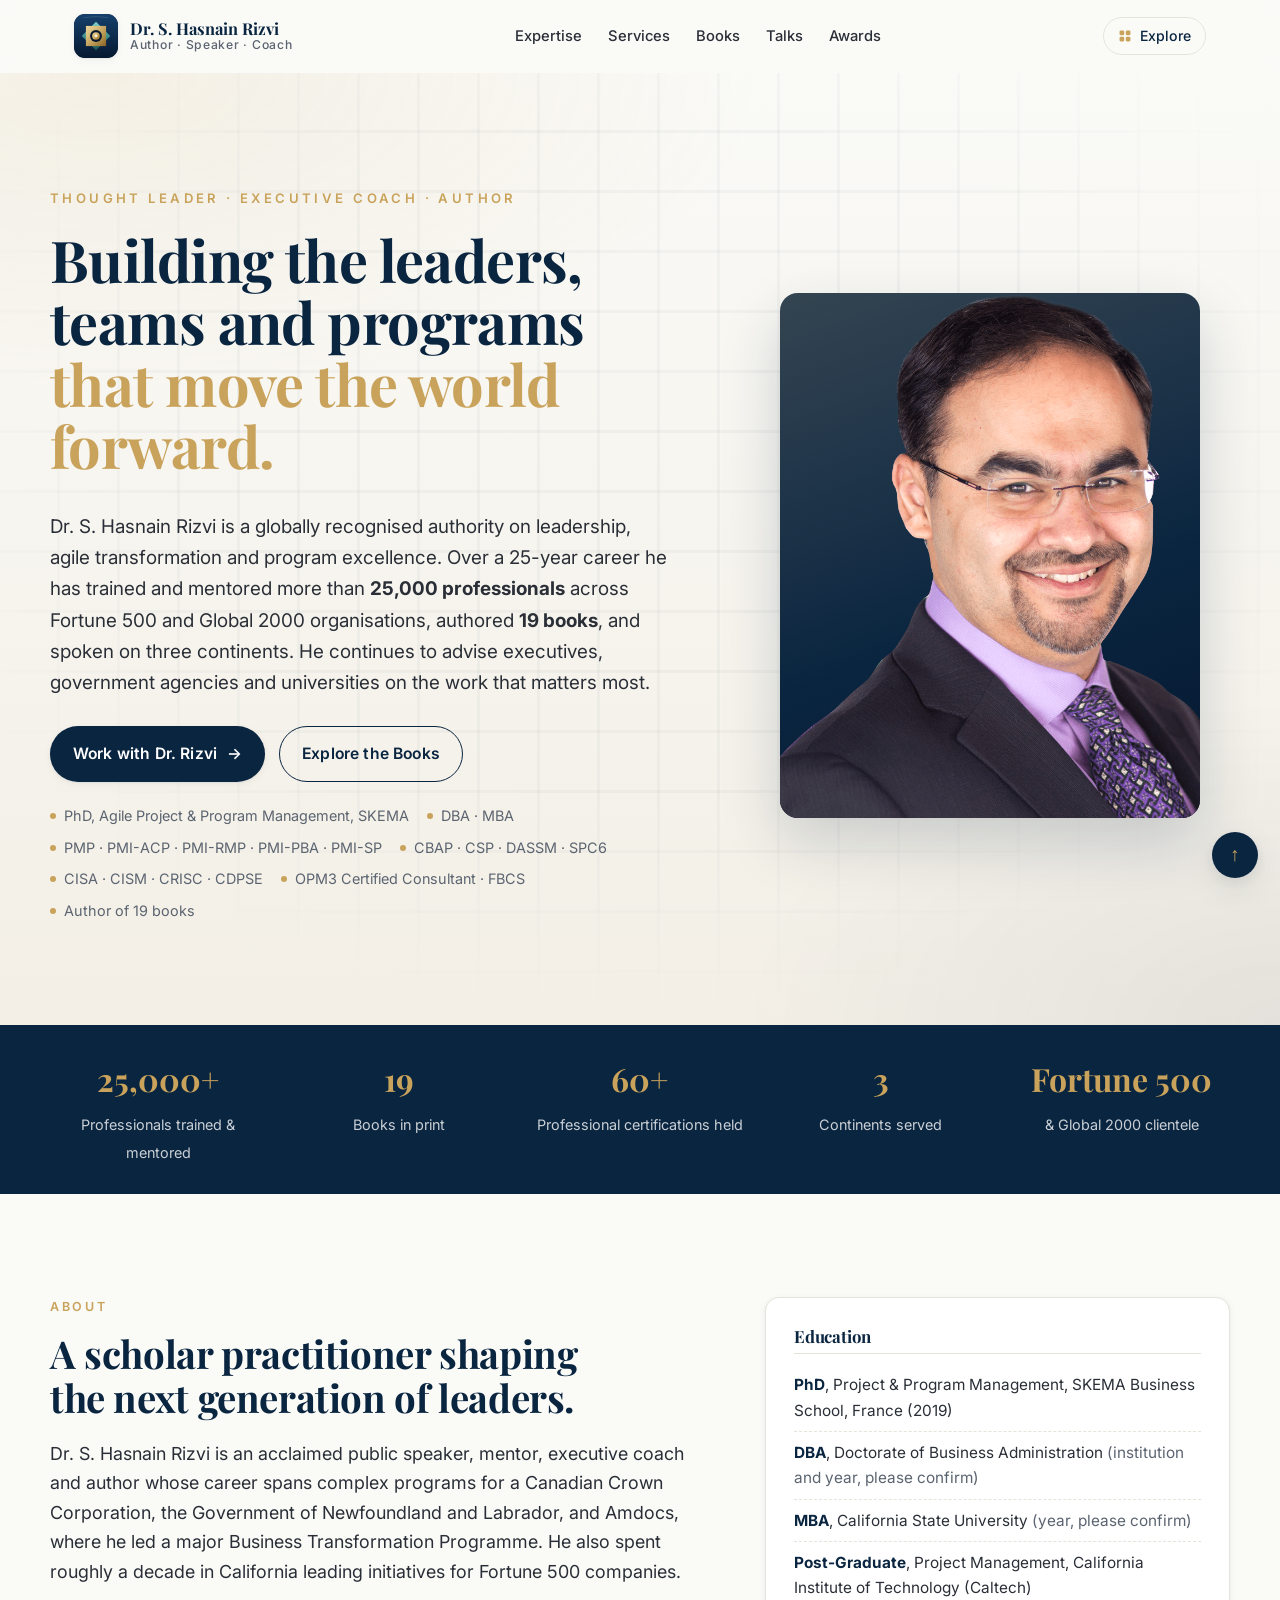
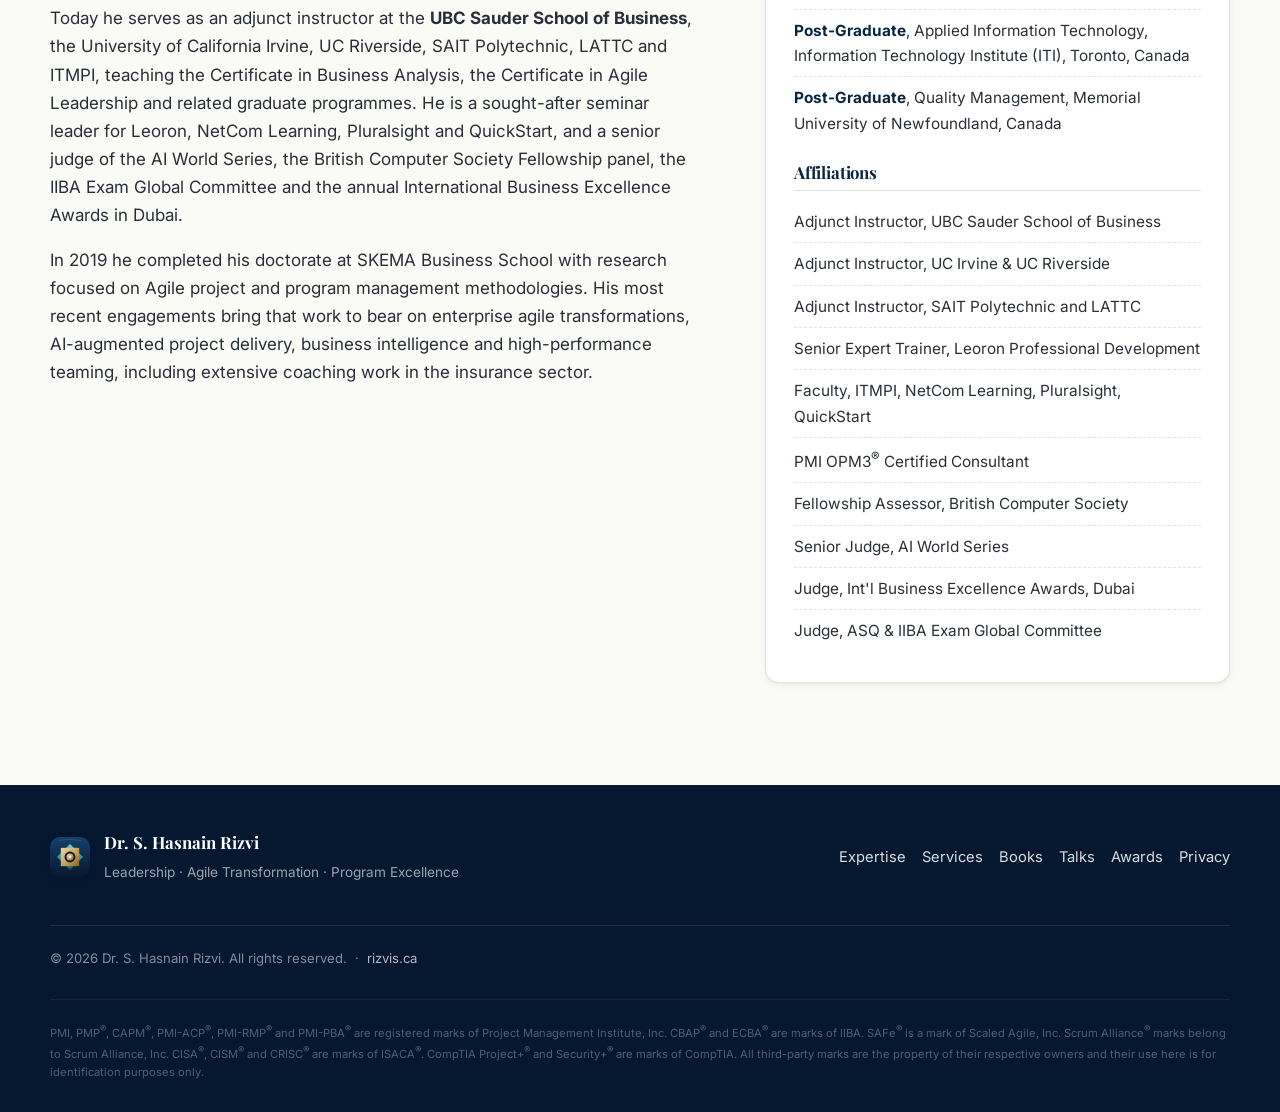
<file: index.html>
<!doctype html>
<html lang="en">
<head>
  <meta charset="utf-8" />
  <meta name="viewport" content="width=device-width, initial-scale=1, viewport-fit=cover" />
  <meta name="theme-color" content="#0a2540" />
  <title>Dr. S. Hasnain Rizvi | Leadership, Agile Transformation &amp; Program Excellence</title>
  <meta name="description" content="Dr. S. Hasnain Rizvi is a global thought leader, executive coach, university instructor and author. He has trained and mentored more than 25,000 professionals across Fortune 500 and Global 2000 organisations." />
  <meta name="author" content="Dr. S. Hasnain Rizvi" />
  <meta name="keywords" content="Hasnain Rizvi, Dr. Rizvi, Rizvis, executive coach, agile transformation, program management, PMP trainer, keynote speaker, leadership training" />
  <meta property="og:type" content="website" />
  <meta property="og:title" content="Dr. S. Hasnain Rizvi | Leadership, Agile Transformation &amp; Program Excellence" />
  <meta property="og:description" content="Global thought leader, executive coach and author. 25,000+ professionals trained worldwide." />
  <meta property="og:url" content="https://rizvis.ca/" />
  <meta property="og:image" content="https://rizvis.ca/assets/portrait.png" />
  <meta name="twitter:card" content="summary_large_image" />
  <meta name="twitter:site" content="@RizvisPM" />
  <link rel="icon" href="assets/logo.svg" />
  <link rel="preconnect" href="https://fonts.googleapis.com" />
  <link rel="preconnect" href="https://fonts.gstatic.com" crossorigin />
  <link href="https://fonts.googleapis.com/css2?family=Playfair+Display:wght@500;600;700;800&family=Inter:wght@300;400;500;600;700&display=swap" rel="stylesheet" />
  <link rel="stylesheet" href="styles.css" />

  <script type="application/ld+json">
  {
    "@context": "https://schema.org",
    "@type": "Person",
    "name": "Dr. S. Hasnain Rizvi",
    "honorificPrefix": "Dr.",
    "honorificSuffix": "PhD, DBA",
    "jobTitle": "Executive Coach, Thought Leader, University Instructor, Author",
    "description": "Global authority on leadership, agile transformation and program excellence. 25,000+ professionals trained.",
    "url": "https://rizvis.ca/",
    "image": "https://rizvis.ca/assets/portrait.png",
    "sameAs": [
      "https://www.linkedin.com/in/rizvi/",
      "https://www.amazon.com/stores/author/B00SU4S14A",
      "https://twitter.com/RizvisPM",
      "https://www.facebook.com/RizvisPM"
    ],
    "alumniOf": [
      {"@type":"CollegeOrUniversity","name":"SKEMA Business School, France"},
      {"@type":"CollegeOrUniversity","name":"California Institute of Technology, Project Management Program"},
      {"@type":"CollegeOrUniversity","name":"Memorial University of Newfoundland"},
      {"@type":"CollegeOrUniversity","name":"Information Technology Institute, Toronto"}
    ],
    "knowsAbout": [
      "Leadership","Agile Transformation","Program & Project Management","Business Analysis",
      "Organizational Development","Executive Coaching","Digital Transformation","Risk Management",
      "Lean Six Sigma","Artificial Intelligence in Project Management"
    ]
  }
  </script>
</head>
<body class="page-home">

<a class="skip" href="#main">Skip to main content</a>

<header class="nav" id="nav">
  <div class="nav__inner">
    <a class="brand" href="index.html" aria-label="Dr. S. Hasnain Rizvi, home">
      <span class="brand__mark"><img class="brand__mark__img" src="assets/logo.svg" alt="" aria-hidden="true" /></span>
      <span class="brand__text">
        <span class="brand__name">Dr. S. Hasnain Rizvi</span>
        <span class="brand__sub">Author &middot; Speaker &middot; Coach</span>
      </span>
    </a>
    <nav class="nav__links" aria-label="Primary">
      <a href="expertise.html">Expertise</a>
      <a href="services.html">Services</a>
      <a href="books.html">Books</a>
      <a href="talks.html">Talks</a>
      <a href="awards.html">Awards</a>
    </nav>
    <button class="nav__explore" type="button" aria-label="Open site explorer" aria-expanded="false" aria-controls="explore-overlay"><svg viewBox="0 0 18 18" aria-hidden="true"><rect x="2" y="2" width="6" height="6" rx="1.5"/><rect x="10" y="2" width="6" height="6" rx="1.5"/><rect x="2" y="10" width="6" height="6" rx="1.5"/><rect x="10" y="10" width="6" height="6" rx="1.5"/></svg><span class="nav__explore-label">Explore</span></button>
    <button class="nav__burger" aria-label="Open menu" aria-expanded="false" aria-controls="mobile-menu">
      <span></span><span></span><span></span>
    </button>
  </div>
  <div class="mobile-menu" id="mobile-menu" hidden>
    <a href="expertise.html">Expertise</a>
    <a href="services.html">Services</a>
    <a href="books.html">Books</a>
    <a href="talks.html">Talks</a>
    <a href="awards.html">Awards</a>
  </div>
</header>

<main id="main">

<!-- HERO -->
<section class="hero" id="top">
  <div class="hero__bg" aria-hidden="true"></div>
  <div class="hero__inner">
    <div class="hero__copy">
      <p class="eyebrow">Thought Leader &middot; Executive Coach &middot; Author</p>
      <h1 class="hero__title">
        Building the leaders, teams and programs <span class="accent">that move the world forward.</span>
      </h1>
      <p class="hero__lede">
        Dr. S. Hasnain Rizvi is a globally recognised authority on leadership, agile
        transformation and program excellence. Over a 25-year career he has trained and
        mentored more than <strong>25,000 professionals</strong> across Fortune 500 and
        Global 2000 organisations, authored <strong>19 books</strong>, and spoken on three continents. He continues to advise executives, government agencies and
        universities on the work that matters most.
      </p>
      <div class="hero__cta">
        <a class="btn btn--primary" href="services.html#enquiry-form">Work with Dr. Rizvi <span aria-hidden="true">→</span></a>
        <a class="btn btn--ghost" href="books.html">Explore the Books</a>
      </div>
      <ul class="hero__badges" aria-label="Professional credentials">
        <li>PhD, Agile Project &amp; Program Management, SKEMA</li>
        <li>DBA &middot; MBA</li>
        <li>PMP &middot; PMI-ACP &middot; PMI-RMP &middot; PMI-PBA &middot; PMI-SP</li>
        <li>CBAP &middot; CSP &middot; DASSM &middot; SPC6</li>
        <li>CISA &middot; CISM &middot; CRISC &middot; CDPSE</li>
        <li>OPM3 Certified Consultant &middot; FBCS</li>
        <li>Author of 19 books</li>
      </ul>
    </div>
    <div class="hero__portrait">
      <div class="portrait">
        <img src="assets/portrait.png" alt="Portrait of Dr. S. Hasnain Rizvi" loading="eager" decoding="async" />
        <span class="portrait__ring" aria-hidden="true"></span>
      </div>
    </div>
  </div>
</section>

<!-- STATS -->
<section class="stats" aria-label="Impact at a glance">
  <div class="stats__inner">
    <div class="stat"><strong>25,000+</strong><span>Professionals trained &amp; mentored</span></div>
    <div class="stat"><strong>19</strong><span>Books in print</span></div>
    <div class="stat"><strong>60+</strong><span>Professional certifications held</span></div>
    <div class="stat"><strong>3</strong><span>Continents served</span></div>
    <div class="stat"><strong>Fortune 500</strong><span>&amp; Global 2000 clientele</span></div>
  </div>
</section>

<!-- ABOUT: bio on the home page itself, so visitors don't need to click through -->
<section class="section section--about" id="about">
  <div class="section__inner two-col">
    <div class="col-left">
      <p class="section__eyebrow">About</p>
      <h2 class="section__title">A scholar practitioner shaping the next generation of leaders.</h2>
      <p class="lead">
        Dr. S. Hasnain Rizvi is an acclaimed public speaker, mentor, executive coach and
        author whose career spans complex programs for a Canadian Crown Corporation,
        the Government of Newfoundland and Labrador, and Amdocs, where he led a major
        Business Transformation Programme. He also spent roughly a decade in California
        leading initiatives for Fortune 500 companies.
      </p>
      <p>
        Today he serves as an adjunct instructor at the <strong>UBC Sauder School of
        Business</strong>, the University of California Irvine, UC Riverside, SAIT
        Polytechnic, LATTC and ITMPI, teaching the Certificate in Business
        Analysis, the Certificate in Agile Leadership and related graduate
        programmes. He is a sought-after seminar leader for Leoron, NetCom Learning,
        Pluralsight and QuickStart, and a senior judge of the AI World Series, the
        British Computer Society Fellowship panel, the IIBA Exam Global Committee
        and the annual International Business Excellence Awards in Dubai.
      </p>
      <p>
        In 2019 he completed his doctorate at SKEMA Business School with research
        focused on Agile project and program management methodologies. His most
        recent engagements bring that work to bear on enterprise agile
        transformations, AI-augmented project delivery, business intelligence and
        high-performance teaming, including extensive coaching work in the
        insurance sector.
      </p>
    </div>

    <aside class="col-right card">
      <h3 class="card__title">Education</h3>
      <ul class="card__list">
        <li><strong>PhD</strong>, Project &amp; Program Management, SKEMA Business School, France (2019)</li>
        <li><strong>DBA</strong>, Doctorate of Business Administration <span class="muted">(institution and year, please confirm)</span></li>
        <li><strong>MBA</strong>, California State University <span class="muted">(year, please confirm)</span></li>
        <li><strong>Post-Graduate</strong>, Project Management, California Institute of Technology (Caltech)</li>
        <li><strong>Post-Graduate</strong>, Applied Information Technology, Information Technology Institute (ITI), Toronto, Canada</li>
        <li><strong>Post-Graduate</strong>, Quality Management, Memorial University of Newfoundland, Canada</li>
      </ul>

      <h3 class="card__title">Affiliations</h3>
      <ul class="card__list">
        <li>Adjunct Instructor, UBC Sauder School of Business</li>
        <li>Adjunct Instructor, UC Irvine &amp; UC Riverside</li>
        <li>Adjunct Instructor, SAIT Polytechnic and LATTC</li>
        <li>Senior Expert Trainer, Leoron Professional Development</li>
        <li>Faculty, ITMPI, NetCom Learning, Pluralsight, QuickStart</li>
        <li>PMI OPM3<sup>&reg;</sup> Certified Consultant</li>
        <li>Fellowship Assessor, British Computer Society</li>
        <li>Senior Judge, AI World Series</li>
        <li>Judge, Int'l Business Excellence Awards, Dubai</li>
        <li>Judge, ASQ &amp; IIBA Exam Global Committee</li>
      </ul>
    </aside>
  </div>
</section>

</main>

<!-- FOOTER -->
<footer class="footer">
  <div class="footer__inner">
    <div class="footer__brand">
      <span class="brand__mark"><img class="brand__mark__img" src="assets/logo.svg" alt="" aria-hidden="true" /></span>
      <div>
        <strong>Dr. S. Hasnain Rizvi</strong>
        <span>Leadership &middot; Agile Transformation &middot; Program Excellence</span>
      </div>
    </div>
    <nav class="footer__nav" aria-label="Footer">
      <a href="expertise.html">Expertise</a>
      <a href="services.html">Services</a>
      <a href="books.html">Books</a>
      <a href="talks.html">Talks</a>
      <a href="awards.html">Awards</a>
      <a href="mailto:info@rizvis.ca?subject=Privacy%20enquiry">Privacy</a>
    </nav>
    <p class="footer__copy">© <span id="year">2026</span> Dr. S. Hasnain Rizvi. All rights reserved. &nbsp;·&nbsp; <a href="https://rizvis.ca/" target="_blank" rel="noopener">rizvis.ca</a></p>
    <p class="footer__copy" style="font-size:0.7rem;opacity:0.6;margin-top:6px;line-height:1.6;">PMI, PMP<sup>&reg;</sup>, CAPM<sup>&reg;</sup>, PMI-ACP<sup>&reg;</sup>, PMI-RMP<sup>&reg;</sup> and PMI-PBA<sup>&reg;</sup> are registered marks of Project Management Institute, Inc. CBAP<sup>&reg;</sup> and ECBA<sup>&reg;</sup> are marks of IIBA. SAFe<sup>&reg;</sup> is a mark of Scaled Agile, Inc. Scrum Alliance<sup>&reg;</sup> marks belong to Scrum Alliance, Inc. CISA<sup>&reg;</sup>, CISM<sup>&reg;</sup> and CRISC<sup>&reg;</sup> are marks of ISACA<sup>&reg;</sup>. CompTIA Project+<sup>&reg;</sup> and Security+<sup>&reg;</sup> are marks of CompTIA. All third-party marks are the property of their respective owners and their use here is for identification purposes only.</p>
  </div>
</footer>

<!-- EXPLORE OVERLAY -->
<div class="explore-overlay" id="explore-overlay" hidden role="dialog" aria-modal="true" aria-labelledby="explore-title">
  <div class="explore-overlay__backdrop" data-explore-close></div>
  <div class="explore-overlay__panel" role="document">
    <div class="explore-overlay__head">
      <p class="eyebrow">Explore</p>
      <h2 id="explore-title">A site organised the way Dr. Rizvi works.</h2>
      <button class="explore-overlay__close" type="button" data-explore-close aria-label="Close explorer">&times;</button>
    </div>
    <p class="explore-overlay__lede">Every chapter of the practice has its own page. Pick where you want to start.</p>
    <div class="explore-grid grid grid--3">      <a class="explore-card" href="services.html">
        <p class="eyebrow">Services</p>
        <h3>Five ways to engage.</h3>
        <p>Keynotes, corporate training, executive mentorship, advisory work and certification cohorts, each tailored to your audience.</p>
        <span class="explore-card__link">See how to engage &rarr;</span>
      </a>
      <a class="explore-card" href="books.html">
        <p class="eyebrow">Books</p>
        <h3>Nineteen titles &amp; counting.</h3>
        <p>From <em>Appreciative Inquiry</em> and <em>Emotional Intelligence for PMs</em> to widely used PMP, CAPM, PMI-RMP and ACP prep guides.</p>
        <span class="explore-card__link">Browse the library &rarr;</span>
      </a>
      <a class="explore-card" href="talks.html">
        <p class="eyebrow">Talks</p>
        <h3>On stage &amp; on screen.</h3>
        <p>Featured speaker at PMI Houston, JAH Talk Show, AI World Series, and a growing video archive on YouTube.</p>
        <span class="explore-card__link">Watch the talks &rarr;</span>
      </a>
      <a class="explore-card" href="expertise.html">
        <p class="eyebrow">Expertise</p>
        <h3>Where Dr. Rizvi creates value.</h3>
        <p>Leadership and culture, agile and digital transformation, program excellence, business analysis, risk and executive coaching.</p>
        <span class="explore-card__link">Map the practice &rarr;</span>
      </a>
      <a class="explore-card" href="awards.html">
        <p class="eyebrow">Awards</p>
        <h3>Recognised by the profession.</h3>
        <p>AI World Series, International Business Excellence Awards Dubai, British Computer Society Fellowship, PMI OPM3 consultant.</p>
        <span class="explore-card__link">See the recognition &rarr;</span>
      </a>
    </div>
  </div>
</div>


<button class="to-top" id="toTop" aria-label="Back to top" hidden>↑</button>

<script src="script.js" defer></script>
</body>
</html>
</file>
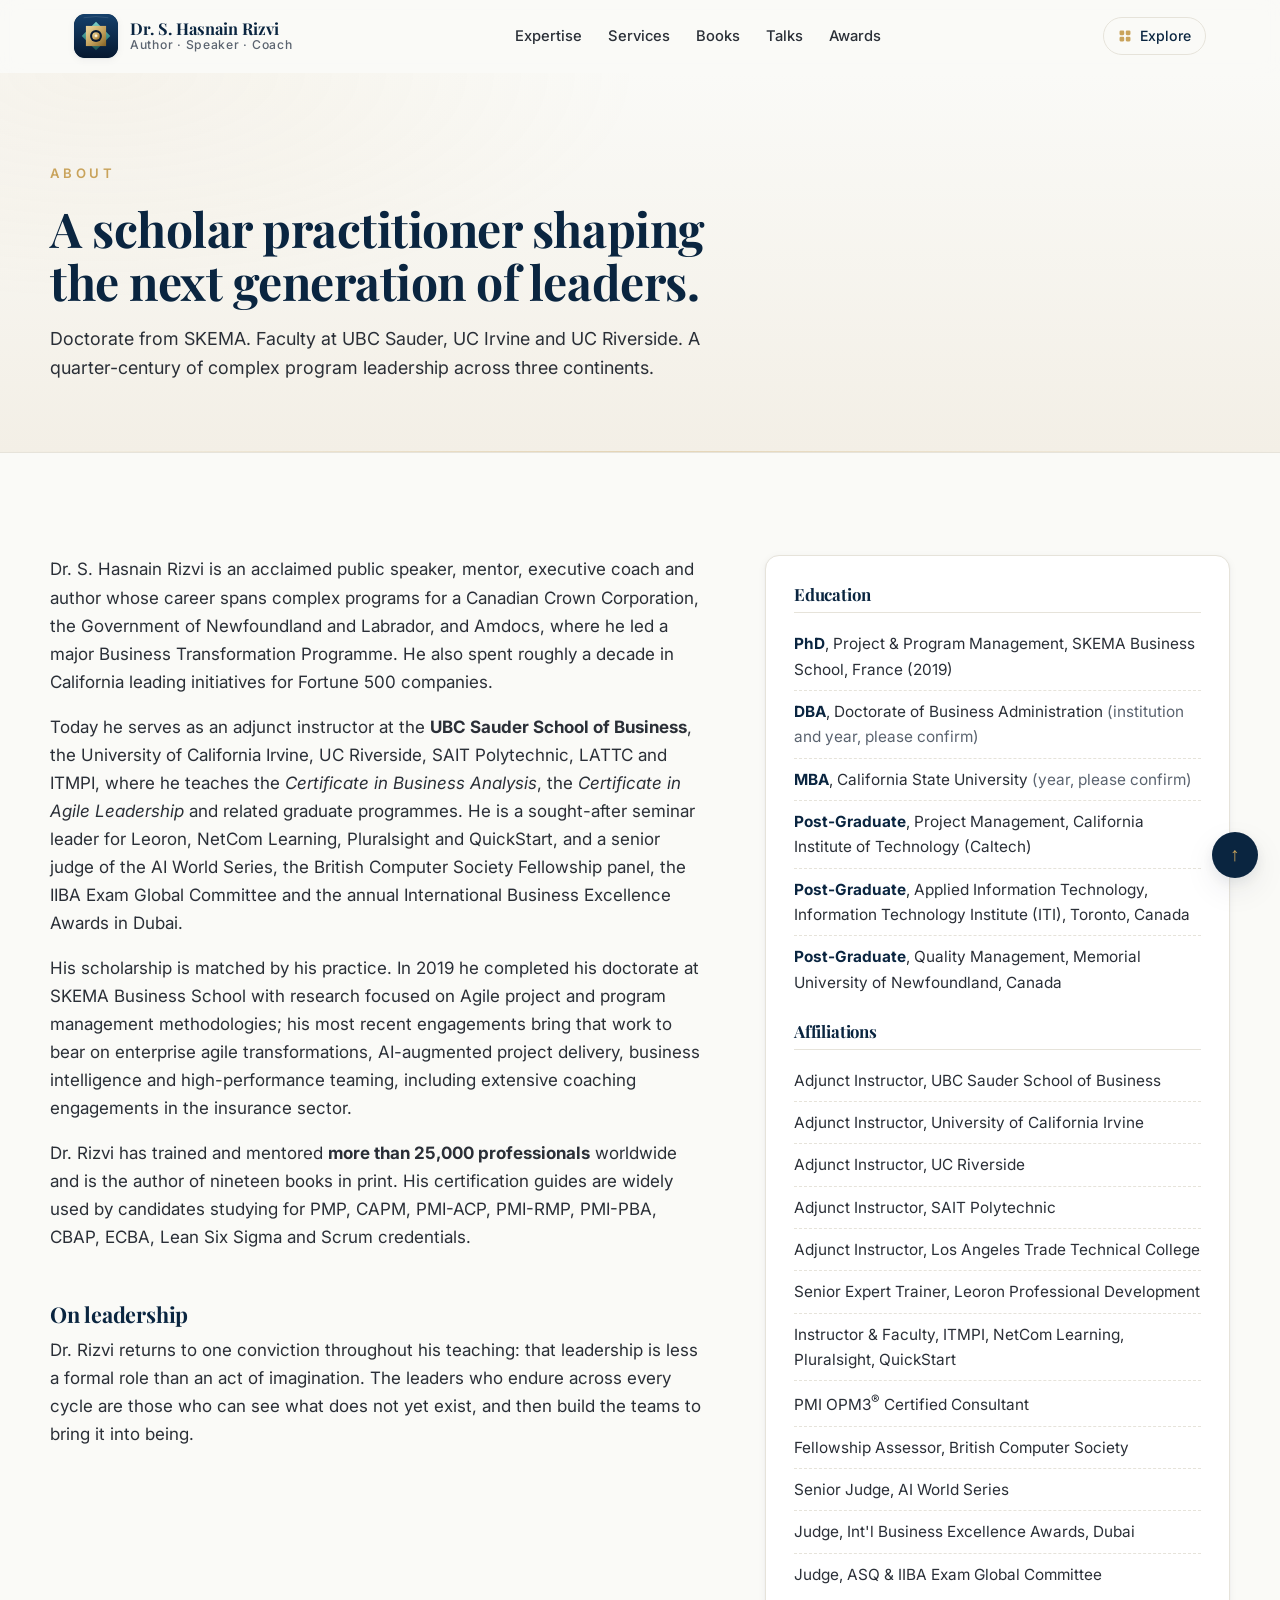
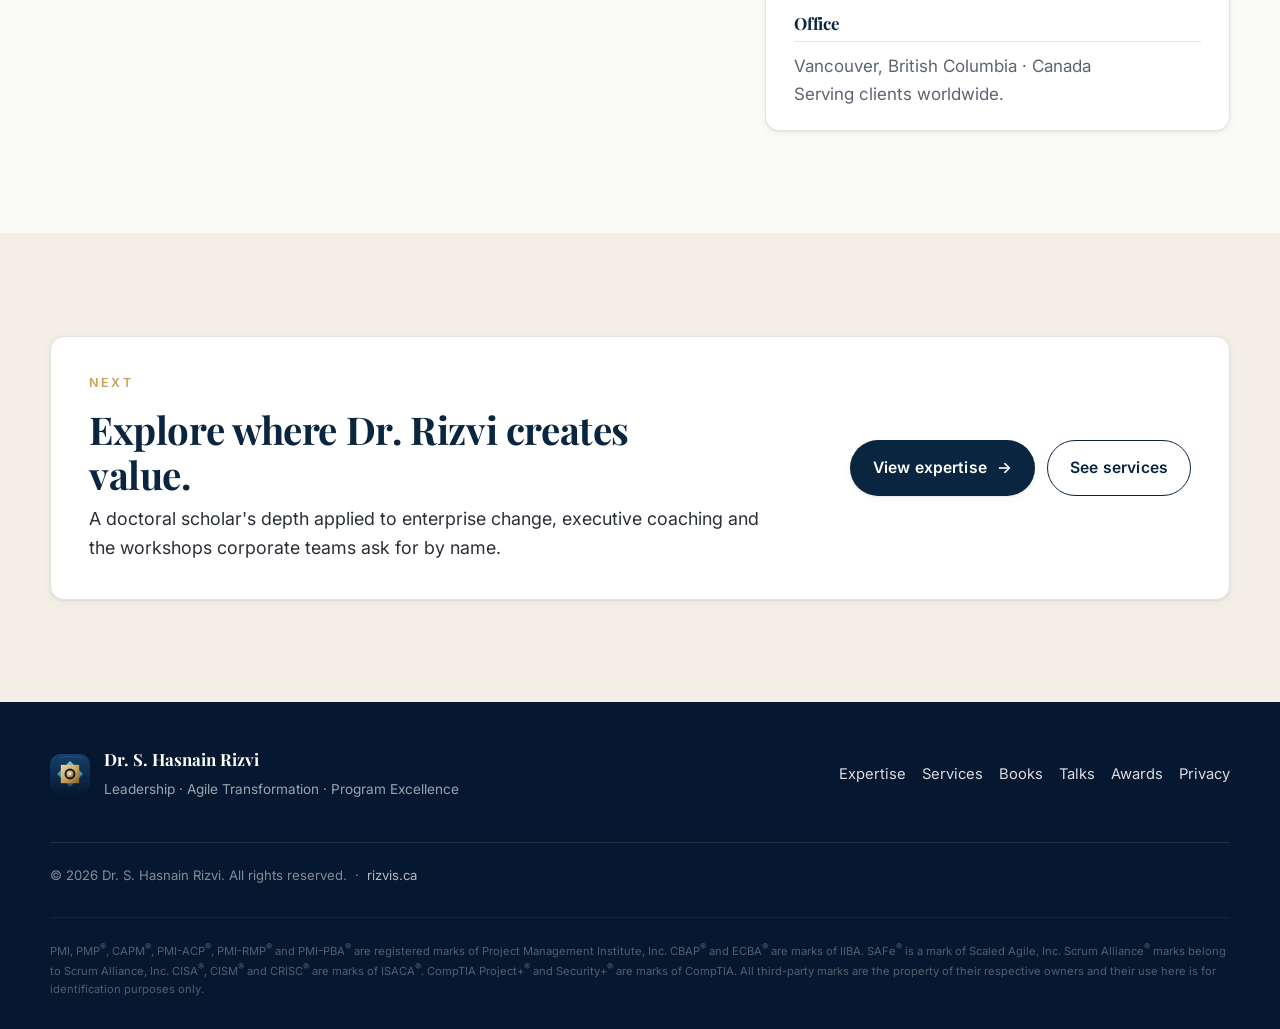
<file: about.html>
<!doctype html>
<html lang="en">
<head>
  <meta charset="utf-8" />
  <meta name="viewport" content="width=device-width, initial-scale=1, viewport-fit=cover" />
  <meta name="theme-color" content="#0a2540" />
  <title>About | Dr. S. Hasnain Rizvi</title>
  <meta name="description" content="The full biography of Dr. S. Hasnain Rizvi: doctoral scholar, executive coach and adjunct instructor at UBC Sauder, UC Irvine and UC Riverside." />
  <meta property="og:type" content="profile" />
  <meta property="og:title" content="About | Dr. S. Hasnain Rizvi" />
  <meta property="og:description" content="Scholar practitioner shaping the next generation of leaders." />
  <meta property="og:url" content="https://rizvis.ca/about.html" />
  <meta property="og:image" content="https://rizvis.ca/assets/portrait.png" />
  <meta name="twitter:card" content="summary_large_image" />
  <link rel="icon" href="assets/logo.svg" />
  <link rel="preconnect" href="https://fonts.googleapis.com" />
  <link rel="preconnect" href="https://fonts.gstatic.com" crossorigin />
  <link href="https://fonts.googleapis.com/css2?family=Playfair+Display:wght@500;600;700;800&family=Inter:wght@300;400;500;600;700&display=swap" rel="stylesheet" />
  <link rel="stylesheet" href="styles.css" />
</head>
<body class="page-about">

<a class="skip" href="#main">Skip to main content</a>

<header class="nav" id="nav">
  <div class="nav__inner">
    <a class="brand" href="index.html" aria-label="Dr. S. Hasnain Rizvi, home">
      <span class="brand__mark"><img class="brand__mark__img" src="assets/logo.svg" alt="" aria-hidden="true" /></span>
      <span class="brand__text">
        <span class="brand__name">Dr. S. Hasnain Rizvi</span>
        <span class="brand__sub">Author &middot; Speaker &middot; Coach</span>
      </span>
    </a>
    <nav class="nav__links" aria-label="Primary">
      <a href="expertise.html">Expertise</a>
      <a href="services.html">Services</a>
      <a href="books.html">Books</a>
      <a href="talks.html">Talks</a>
      <a href="awards.html">Awards</a>
    </nav>
    <button class="nav__explore" type="button" aria-label="Open site explorer" aria-expanded="false" aria-controls="explore-overlay"><svg viewBox="0 0 18 18" aria-hidden="true"><rect x="2" y="2" width="6" height="6" rx="1.5"/><rect x="10" y="2" width="6" height="6" rx="1.5"/><rect x="2" y="10" width="6" height="6" rx="1.5"/><rect x="10" y="10" width="6" height="6" rx="1.5"/></svg><span class="nav__explore-label">Explore</span></button>
    <button class="nav__burger" aria-label="Open menu" aria-expanded="false" aria-controls="mobile-menu">
      <span></span><span></span><span></span>
    </button>
  </div>
  <div class="mobile-menu" id="mobile-menu" hidden>
    <a href="expertise.html">Expertise</a>
    <a href="services.html">Services</a>
    <a href="books.html">Books</a>
    <a href="talks.html">Talks</a>
    <a href="awards.html">Awards</a>
  </div>
</header>

<main id="main">

<section class="page-hero">
  <div class="page-hero__inner">
    <p class="eyebrow">About</p>
    <h1>A scholar practitioner shaping the next generation of leaders.</h1>
    <p class="lead">Doctorate from SKEMA. Faculty at UBC Sauder, UC Irvine and UC Riverside. A quarter-century of complex program leadership across three continents.</p>
  </div>
</section>

<section class="section section--about">
  <div class="section__inner two-col">
    <div class="col-left">
      <p>
        Dr. S. Hasnain Rizvi is an acclaimed public speaker, mentor, executive coach and
        author whose career spans complex programs for a Canadian Crown Corporation,
        the Government of Newfoundland and Labrador, and Amdocs, where he led a major
        Business Transformation Programme. He also spent roughly a decade in California
        leading initiatives for Fortune 500 companies.
      </p>
      <p>
        Today he serves as an adjunct instructor at the <strong>UBC Sauder School of
        Business</strong>, the University of California Irvine, UC Riverside, SAIT
        Polytechnic, LATTC and ITMPI, where he teaches the <em>Certificate in
        Business Analysis</em>, the <em>Certificate in Agile Leadership</em> and
        related graduate programmes. He is a sought-after seminar leader for Leoron,
        NetCom Learning, Pluralsight and QuickStart, and a senior judge of the
        AI World Series, the British Computer Society Fellowship panel, the IIBA
        Exam Global Committee and the annual International Business Excellence
        Awards in Dubai.
      </p>
      <p>
        His scholarship is matched by his practice. In 2019 he completed his doctorate
        at SKEMA Business School with research focused on Agile project and program
        management methodologies; his most recent engagements bring that work to bear
        on enterprise agile transformations, AI-augmented project delivery, business
        intelligence and high-performance teaming, including extensive coaching
        engagements in the insurance sector.
      </p>
      <p>
        Dr. Rizvi has trained and mentored <strong>more than 25,000 professionals</strong>
        worldwide and is the author of nineteen books in print. His certification
        guides are widely used by candidates studying
        for PMP, CAPM, PMI-ACP, PMI-RMP, PMI-PBA, CBAP, ECBA, Lean Six Sigma and
        Scrum credentials.
      </p>

      <h3 class="subhead">On leadership</h3>
      <p>Dr. Rizvi returns to one conviction throughout his teaching: that leadership is less a formal role than an act of imagination. The leaders who endure across every cycle are those who can see what does not yet exist, and then build the teams to bring it into being.</p>
    </div>

    <aside class="col-right card">
      <h3 class="card__title">Education</h3>
      <ul class="card__list">
        <li><strong>PhD</strong>, Project &amp; Program Management, SKEMA Business School, France (2019)</li>
        <li><strong>DBA</strong>, Doctorate of Business Administration <span class="muted">(institution and year, please confirm)</span></li>
        <li><strong>MBA</strong>, California State University <span class="muted">(year, please confirm)</span></li>
        <li><strong>Post-Graduate</strong>, Project Management, California Institute of Technology (Caltech)</li>
        <li><strong>Post-Graduate</strong>, Applied Information Technology, Information Technology Institute (ITI), Toronto, Canada</li>
        <li><strong>Post-Graduate</strong>, Quality Management, Memorial University of Newfoundland, Canada</li>
      </ul>

      <h3 class="card__title">Affiliations</h3>
      <ul class="card__list">
        <li>Adjunct Instructor, UBC Sauder School of Business</li>
        <li>Adjunct Instructor, University of California Irvine</li>
        <li>Adjunct Instructor, UC Riverside</li>
        <li>Adjunct Instructor, SAIT Polytechnic</li>
        <li>Adjunct Instructor, Los Angeles Trade Technical College</li>
        <li>Senior Expert Trainer, Leoron Professional Development</li>
        <li>Instructor &amp; Faculty, ITMPI, NetCom Learning, Pluralsight, QuickStart</li>
        <li>PMI OPM3<sup>®</sup> Certified Consultant</li>
        <li>Fellowship Assessor, British Computer Society</li>
        <li>Senior Judge, AI World Series</li>
        <li>Judge, Int'l Business Excellence Awards, Dubai</li>
        <li>Judge, ASQ &amp; IIBA Exam Global Committee</li>
      </ul>

      <h3 class="card__title">Office</h3>
      <p class="muted" style="margin:0">Vancouver, British Columbia &middot; Canada<br/>Serving clients worldwide.</p>
    </aside>
  </div>
</section>

<section class="section section--bigcta">
  <div class="section__inner bigcta">
    <div>
      <p class="section__eyebrow">Next</p>
      <h2 class="section__title">Explore where Dr. Rizvi creates value.</h2>
      <p class="lead">A doctoral scholar's depth applied to enterprise change, executive coaching and the workshops corporate teams ask for by name.</p>
    </div>
    <div class="bigcta__buttons">
      <a class="btn btn--primary" href="expertise.html">View expertise <span aria-hidden="true">→</span></a>
      <a class="btn btn--ghost" href="services.html">See services</a>
    </div>
  </div>
</section>

</main>

<footer class="footer">
  <div class="footer__inner">
    <div class="footer__brand">
      <span class="brand__mark"><img class="brand__mark__img" src="assets/logo.svg" alt="" aria-hidden="true" /></span>
      <div>
        <strong>Dr. S. Hasnain Rizvi</strong>
        <span>Leadership &middot; Agile Transformation &middot; Program Excellence</span>
      </div>
    </div>
    <nav class="footer__nav" aria-label="Footer">
      <a href="expertise.html">Expertise</a>
      <a href="services.html">Services</a>
      <a href="books.html">Books</a>
      <a href="talks.html">Talks</a>
      <a href="awards.html">Awards</a>
      <a href="mailto:info@rizvis.ca?subject=Privacy%20enquiry">Privacy</a>
    </nav>
    <p class="footer__copy">© <span id="year">2026</span> Dr. S. Hasnain Rizvi. All rights reserved. &nbsp;·&nbsp; <a href="https://rizvis.ca/" target="_blank" rel="noopener">rizvis.ca</a></p>
    <p class="footer__copy" style="font-size:0.7rem;opacity:0.6;margin-top:6px;line-height:1.6;">PMI, PMP<sup>&reg;</sup>, CAPM<sup>&reg;</sup>, PMI-ACP<sup>&reg;</sup>, PMI-RMP<sup>&reg;</sup> and PMI-PBA<sup>&reg;</sup> are registered marks of Project Management Institute, Inc. CBAP<sup>&reg;</sup> and ECBA<sup>&reg;</sup> are marks of IIBA. SAFe<sup>&reg;</sup> is a mark of Scaled Agile, Inc. Scrum Alliance<sup>&reg;</sup> marks belong to Scrum Alliance, Inc. CISA<sup>&reg;</sup>, CISM<sup>&reg;</sup> and CRISC<sup>&reg;</sup> are marks of ISACA<sup>&reg;</sup>. CompTIA Project+<sup>&reg;</sup> and Security+<sup>&reg;</sup> are marks of CompTIA. All third-party marks are the property of their respective owners and their use here is for identification purposes only.</p>
  </div>
</footer>

<!-- EXPLORE OVERLAY -->
<div class="explore-overlay" id="explore-overlay" hidden role="dialog" aria-modal="true" aria-labelledby="explore-title">
  <div class="explore-overlay__backdrop" data-explore-close></div>
  <div class="explore-overlay__panel" role="document">
    <div class="explore-overlay__head">
      <p class="eyebrow">Explore</p>
      <h2 id="explore-title">A site organised the way Dr. Rizvi works.</h2>
      <button class="explore-overlay__close" type="button" data-explore-close aria-label="Close explorer">&times;</button>
    </div>
    <p class="explore-overlay__lede">Every chapter of the practice has its own page. Pick where you want to start.</p>
    <div class="explore-grid grid grid--3">      <a class="explore-card" href="services.html">
        <p class="eyebrow">Services</p>
        <h3>Five ways to engage.</h3>
        <p>Keynotes, corporate training, executive mentorship, advisory work and certification cohorts, each tailored to your audience.</p>
        <span class="explore-card__link">See how to engage &rarr;</span>
      </a>
      <a class="explore-card" href="books.html">
        <p class="eyebrow">Books</p>
        <h3>Nineteen titles &amp; counting.</h3>
        <p>From <em>Appreciative Inquiry</em> and <em>Emotional Intelligence for PMs</em> to widely used PMP, CAPM, PMI-RMP and ACP prep guides.</p>
        <span class="explore-card__link">Browse the library &rarr;</span>
      </a>
      <a class="explore-card" href="talks.html">
        <p class="eyebrow">Talks</p>
        <h3>On stage &amp; on screen.</h3>
        <p>Featured speaker at PMI Houston, JAH Talk Show, AI World Series, and a growing video archive on YouTube.</p>
        <span class="explore-card__link">Watch the talks &rarr;</span>
      </a>
      <a class="explore-card" href="expertise.html">
        <p class="eyebrow">Expertise</p>
        <h3>Where Dr. Rizvi creates value.</h3>
        <p>Leadership and culture, agile and digital transformation, program excellence, business analysis, risk and executive coaching.</p>
        <span class="explore-card__link">Map the practice &rarr;</span>
      </a>
      <a class="explore-card" href="awards.html">
        <p class="eyebrow">Awards</p>
        <h3>Recognised by the profession.</h3>
        <p>AI World Series, International Business Excellence Awards Dubai, British Computer Society Fellowship, PMI OPM3 consultant.</p>
        <span class="explore-card__link">See the recognition &rarr;</span>
      </a>
    </div>
  </div>
</div>


<button class="to-top" id="toTop" aria-label="Back to top" hidden>↑</button>
<script src="script.js" defer></script>
</body>
</html>
</file>
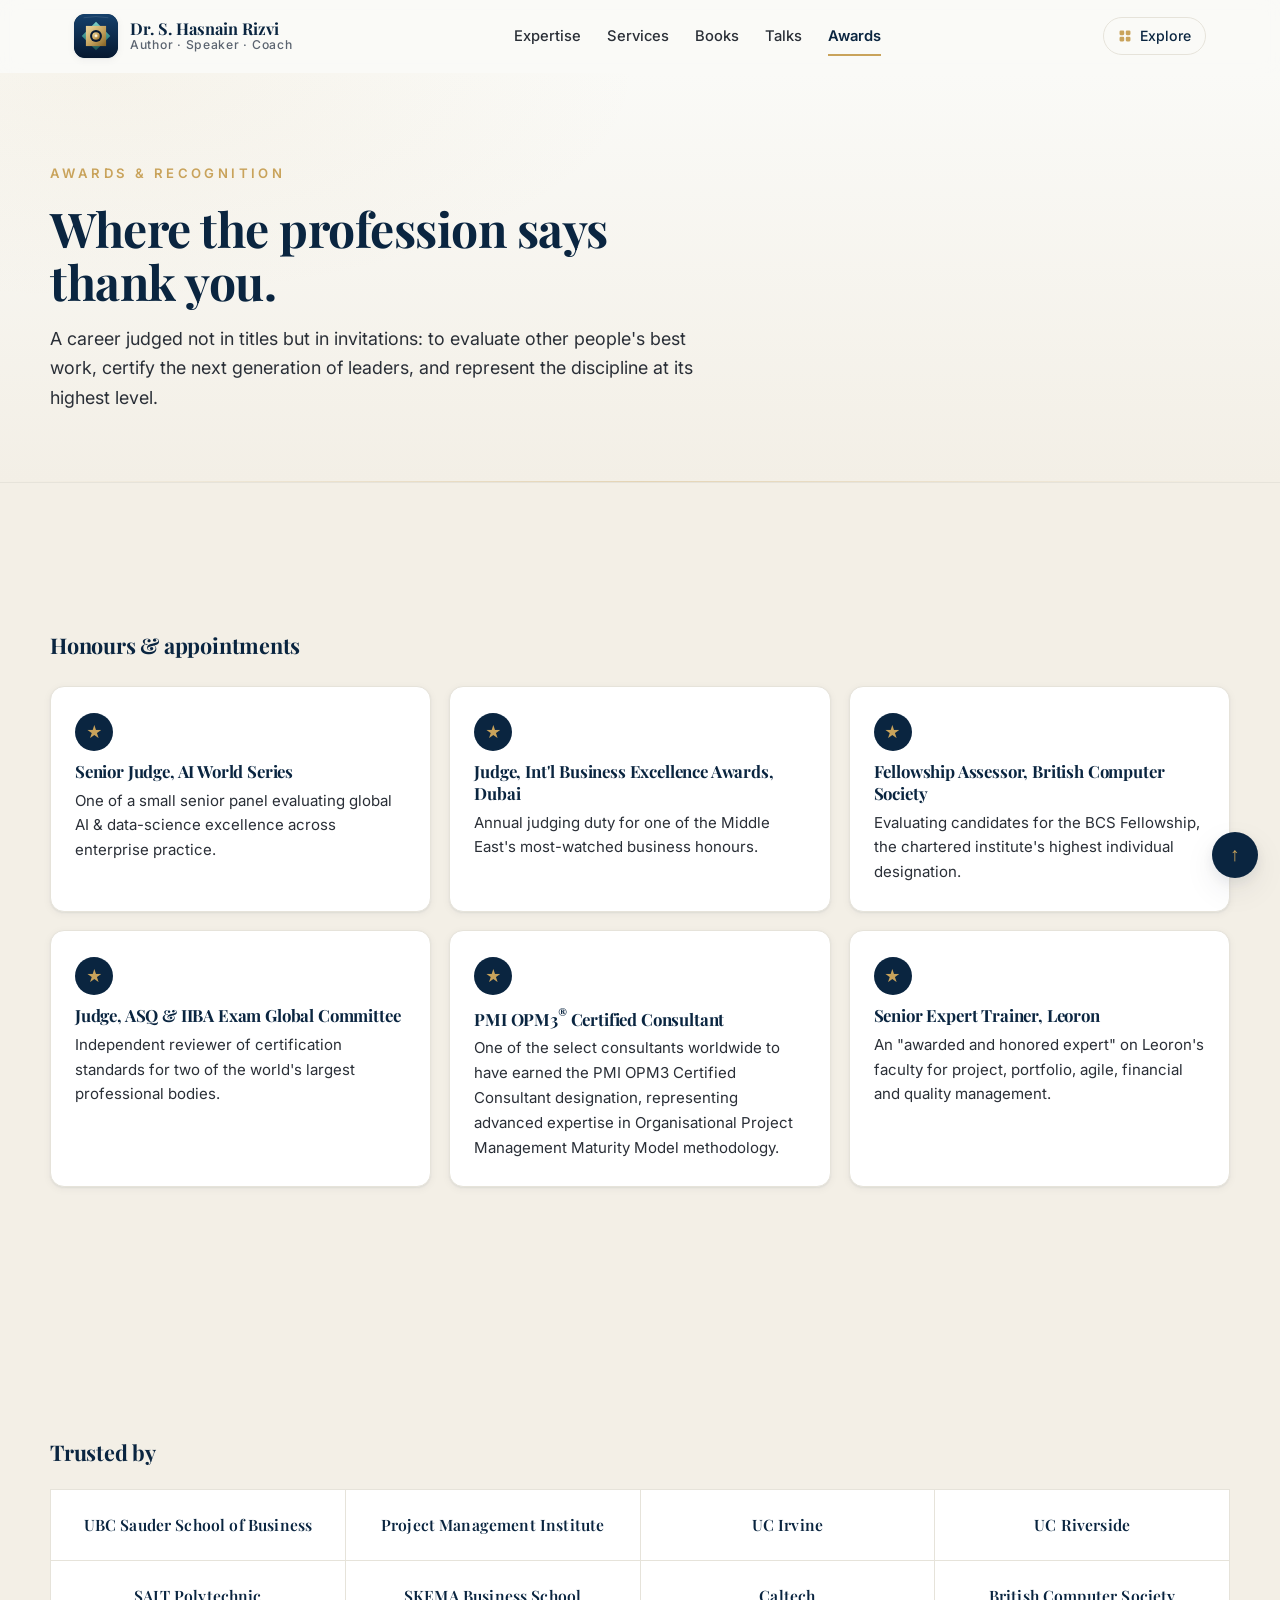
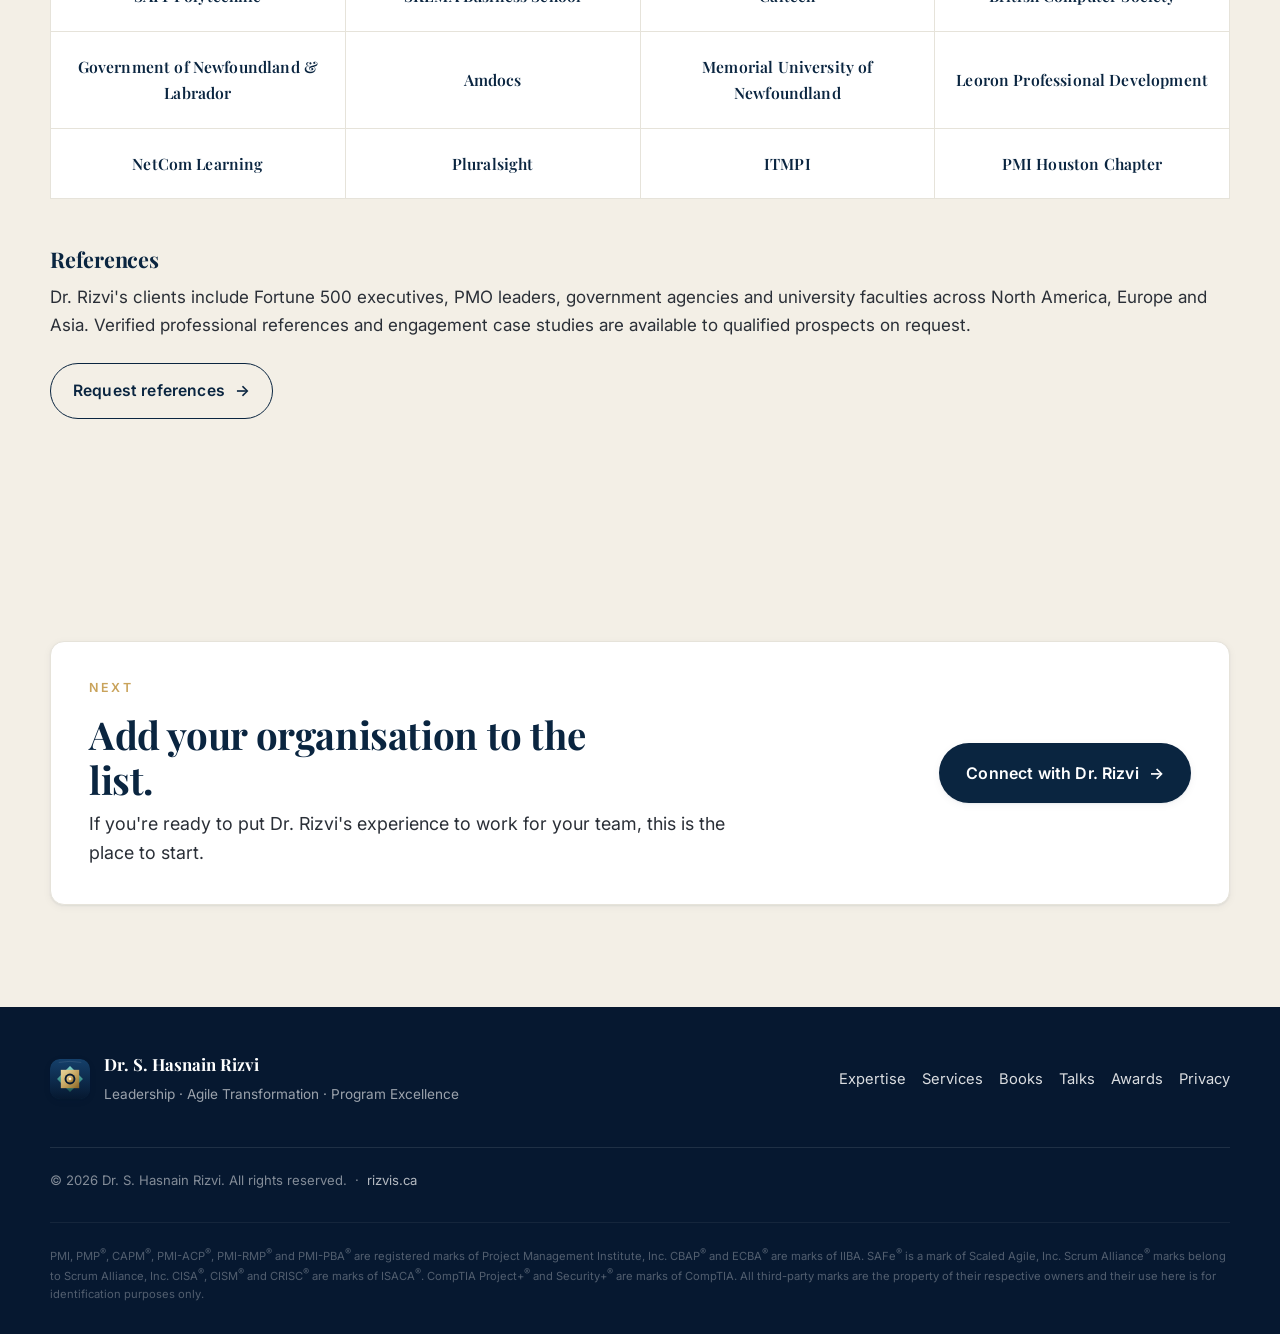
<file: awards.html>
<!doctype html>
<html lang="en">
<head>
  <meta charset="utf-8" />
  <meta name="viewport" content="width=device-width, initial-scale=1, viewport-fit=cover" />
  <meta name="theme-color" content="#0a2540" />
  <title>Awards &amp; Recognition | Dr. S. Hasnain Rizvi</title>
  <meta name="description" content="Awards, honours and the institutions that have trusted Dr. S. Hasnain Rizvi, from the AI World Series to the Dubai International Business Excellence Awards." />
  <meta property="og:type" content="website" />
  <meta property="og:title" content="Awards &amp; Recognition | Dr. S. Hasnain Rizvi" />
  <meta property="og:description" content="Trusted by the institutions that set the standard." />
  <meta property="og:url" content="https://rizvis.ca/awards.html" />
  <meta property="og:image" content="https://rizvis.ca/assets/portrait.png" />
  <meta name="twitter:card" content="summary_large_image" />
  <link rel="icon" href="assets/logo.svg" />
  <link rel="preconnect" href="https://fonts.googleapis.com" />
  <link rel="preconnect" href="https://fonts.gstatic.com" crossorigin />
  <link href="https://fonts.googleapis.com/css2?family=Playfair+Display:wght@500;600;700;800&family=Inter:wght@300;400;500;600;700&display=swap" rel="stylesheet" />
  <link rel="stylesheet" href="styles.css" />
</head>
<body class="page-awards">

<a class="skip" href="#main">Skip to main content</a>

<header class="nav" id="nav">
  <div class="nav__inner">
    <a class="brand" href="index.html" aria-label="Dr. S. Hasnain Rizvi, home">
      <span class="brand__mark"><img class="brand__mark__img" src="assets/logo.svg" alt="" aria-hidden="true" /></span>
      <span class="brand__text">
        <span class="brand__name">Dr. S. Hasnain Rizvi</span>
        <span class="brand__sub">Author &middot; Speaker &middot; Coach</span>
      </span>
    </a>
    <nav class="nav__links" aria-label="Primary">
      <a href="expertise.html">Expertise</a>
      <a href="services.html">Services</a>
      <a href="books.html">Books</a>
      <a href="talks.html">Talks</a>
      <a href="awards.html" aria-current="page">Awards</a>
    </nav>
    <button class="nav__explore" type="button" aria-label="Open site explorer" aria-expanded="false" aria-controls="explore-overlay"><svg viewBox="0 0 18 18" aria-hidden="true"><rect x="2" y="2" width="6" height="6" rx="1.5"/><rect x="10" y="2" width="6" height="6" rx="1.5"/><rect x="2" y="10" width="6" height="6" rx="1.5"/><rect x="10" y="10" width="6" height="6" rx="1.5"/></svg><span class="nav__explore-label">Explore</span></button>
    <button class="nav__burger" aria-label="Open menu" aria-expanded="false" aria-controls="mobile-menu">
      <span></span><span></span><span></span>
    </button>
  </div>
  <div class="mobile-menu" id="mobile-menu" hidden>
    <a href="expertise.html">Expertise</a>
    <a href="services.html">Services</a>
    <a href="books.html">Books</a>
    <a href="talks.html">Talks</a>
    <a href="awards.html" aria-current="page">Awards</a>
  </div>
</header>

<main id="main">

<section class="page-hero">
  <div class="page-hero__inner">
    <p class="eyebrow">Awards &amp; Recognition</p>
    <h1>Where the profession says thank you.</h1>
    <p class="lead">A career judged not in titles but in invitations: to evaluate other people's best work, certify the next generation of leaders, and represent the discipline at its highest level.</p>
  </div>
</section>

<section class="section section--awards">
  <div class="section__inner">
    <h2 class="subhead">Honours &amp; appointments</h2>
    <div class="awards-grid">
      <article class="award">
        <span class="award__mark" aria-hidden="true">★</span>
        <h3>Senior Judge, AI World Series</h3>
        <p>One of a small senior panel evaluating global AI &amp; data-science excellence across enterprise practice.</p>
      </article>
      <article class="award">
        <span class="award__mark" aria-hidden="true">★</span>
        <h3>Judge, Int'l Business Excellence Awards, Dubai</h3>
        <p>Annual judging duty for one of the Middle East's most-watched business honours.</p>
      </article>
      <article class="award">
        <span class="award__mark" aria-hidden="true">★</span>
        <h3>Fellowship Assessor, British Computer Society</h3>
        <p>Evaluating candidates for the BCS Fellowship, the chartered institute's highest individual designation.</p>
      </article>
      <article class="award">
        <span class="award__mark" aria-hidden="true">★</span>
        <h3>Judge, ASQ &amp; IIBA Exam Global Committee</h3>
        <p>Independent reviewer of certification standards for two of the world's largest professional bodies.</p>
      </article>
      <article class="award">
        <span class="award__mark" aria-hidden="true">★</span>
        <h3>PMI OPM3<sup>®</sup> Certified Consultant</h3>
        <p>One of the select consultants worldwide to have earned the PMI OPM3 Certified Consultant designation, representing advanced expertise in Organisational Project Management Maturity Model methodology.</p>
      </article>
      <article class="award">
        <span class="award__mark" aria-hidden="true">★</span>
        <h3>Senior Expert Trainer, Leoron</h3>
        <p>An "awarded and honored expert" on Leoron's faculty for project, portfolio, agile, financial and quality management.</p>
      </article>
    </div>
  </div>
</section>

<section class="section section--recognition">
  <div class="section__inner">
    <h2 class="subhead">Trusted by</h2>
    <ul class="logos" aria-label="Selected clients and affiliations">
      <li>UBC Sauder School of Business</li>
      <li>Project Management Institute</li>
      <li>UC Irvine</li>
      <li>UC Riverside</li>
      <li>SAIT Polytechnic</li>
      <li>SKEMA Business School</li>
      <li>Caltech</li>
      <li>British Computer Society</li>
      <li>Government of Newfoundland &amp; Labrador</li>
      <li>Amdocs</li>
      <li>Memorial University of Newfoundland</li>
      <li>Leoron Professional Development</li>
      <li>NetCom Learning</li>
      <li>Pluralsight</li>
      <li>ITMPI</li>
      <li>PMI Houston Chapter</li>
    </ul>

    <h2 class="subhead">References</h2>
    <p>Dr. Rizvi's clients include Fortune 500 executives, PMO leaders, government agencies and university faculties across North America, Europe and Asia. Verified professional references and engagement case studies are available to qualified prospects on request.</p>
    <p style="margin-top:1.5rem;"><a class="btn btn--ghost" href="services.html#enquiry-form">Request references <span aria-hidden="true">&rarr;</span></a></p>
  </div>
</section>

<section class="section section--bigcta">
  <div class="section__inner bigcta">
    <div>
      <p class="section__eyebrow">Next</p>
      <h2 class="section__title">Add your organisation to the list.</h2>
      <p class="lead">If you're ready to put Dr. Rizvi's experience to work for your team, this is the place to start.</p>
    </div>
    <a class="btn btn--primary btn--lg" href="services.html#enquiry-form">Connect with Dr. Rizvi <span aria-hidden="true">→</span></a>
  </div>
</section>

</main>

<footer class="footer">
  <div class="footer__inner">
    <div class="footer__brand">
      <span class="brand__mark"><img class="brand__mark__img" src="assets/logo.svg" alt="" aria-hidden="true" /></span>
      <div>
        <strong>Dr. S. Hasnain Rizvi</strong>
        <span>Leadership &middot; Agile Transformation &middot; Program Excellence</span>
      </div>
    </div>
    <nav class="footer__nav" aria-label="Footer">
      <a href="expertise.html">Expertise</a>
      <a href="services.html">Services</a>
      <a href="books.html">Books</a>
      <a href="talks.html">Talks</a>
      <a href="awards.html">Awards</a>
      <a href="mailto:info@rizvis.ca?subject=Privacy%20enquiry">Privacy</a>
    </nav>
    <p class="footer__copy">© <span id="year">2026</span> Dr. S. Hasnain Rizvi. All rights reserved. &nbsp;·&nbsp; <a href="https://rizvis.ca/" target="_blank" rel="noopener">rizvis.ca</a></p>
    <p class="footer__copy" style="font-size:0.7rem;opacity:0.6;margin-top:6px;line-height:1.6;">PMI, PMP<sup>&reg;</sup>, CAPM<sup>&reg;</sup>, PMI-ACP<sup>&reg;</sup>, PMI-RMP<sup>&reg;</sup> and PMI-PBA<sup>&reg;</sup> are registered marks of Project Management Institute, Inc. CBAP<sup>&reg;</sup> and ECBA<sup>&reg;</sup> are marks of IIBA. SAFe<sup>&reg;</sup> is a mark of Scaled Agile, Inc. Scrum Alliance<sup>&reg;</sup> marks belong to Scrum Alliance, Inc. CISA<sup>&reg;</sup>, CISM<sup>&reg;</sup> and CRISC<sup>&reg;</sup> are marks of ISACA<sup>&reg;</sup>. CompTIA Project+<sup>&reg;</sup> and Security+<sup>&reg;</sup> are marks of CompTIA. All third-party marks are the property of their respective owners and their use here is for identification purposes only.</p>
  </div>
</footer>

<!-- EXPLORE OVERLAY -->
<div class="explore-overlay" id="explore-overlay" hidden role="dialog" aria-modal="true" aria-labelledby="explore-title">
  <div class="explore-overlay__backdrop" data-explore-close></div>
  <div class="explore-overlay__panel" role="document">
    <div class="explore-overlay__head">
      <p class="eyebrow">Explore</p>
      <h2 id="explore-title">A site organised the way Dr. Rizvi works.</h2>
      <button class="explore-overlay__close" type="button" data-explore-close aria-label="Close explorer">&times;</button>
    </div>
    <p class="explore-overlay__lede">Every chapter of the practice has its own page. Pick where you want to start.</p>
    <div class="explore-grid grid grid--3">      <a class="explore-card" href="services.html">
        <p class="eyebrow">Services</p>
        <h3>Five ways to engage.</h3>
        <p>Keynotes, corporate training, executive mentorship, advisory work and certification cohorts, each tailored to your audience.</p>
        <span class="explore-card__link">See how to engage &rarr;</span>
      </a>
      <a class="explore-card" href="books.html">
        <p class="eyebrow">Books</p>
        <h3>Nineteen titles &amp; counting.</h3>
        <p>From <em>Appreciative Inquiry</em> and <em>Emotional Intelligence for PMs</em> to widely used PMP, CAPM, PMI-RMP and ACP prep guides.</p>
        <span class="explore-card__link">Browse the library &rarr;</span>
      </a>
      <a class="explore-card" href="talks.html">
        <p class="eyebrow">Talks</p>
        <h3>On stage &amp; on screen.</h3>
        <p>Featured speaker at PMI Houston, JAH Talk Show, AI World Series, and a growing video archive on YouTube.</p>
        <span class="explore-card__link">Watch the talks &rarr;</span>
      </a>
      <a class="explore-card" href="expertise.html">
        <p class="eyebrow">Expertise</p>
        <h3>Where Dr. Rizvi creates value.</h3>
        <p>Leadership and culture, agile and digital transformation, program excellence, business analysis, risk and executive coaching.</p>
        <span class="explore-card__link">Map the practice &rarr;</span>
      </a>
      <a class="explore-card" href="awards.html">
        <p class="eyebrow">Awards</p>
        <h3>Recognised by the profession.</h3>
        <p>AI World Series, International Business Excellence Awards Dubai, British Computer Society Fellowship, PMI OPM3 consultant.</p>
        <span class="explore-card__link">See the recognition &rarr;</span>
      </a>
    </div>
  </div>
</div>


<button class="to-top" id="toTop" aria-label="Back to top" hidden>↑</button>
<script src="script.js" defer></script>
</body>
</html>
</file>
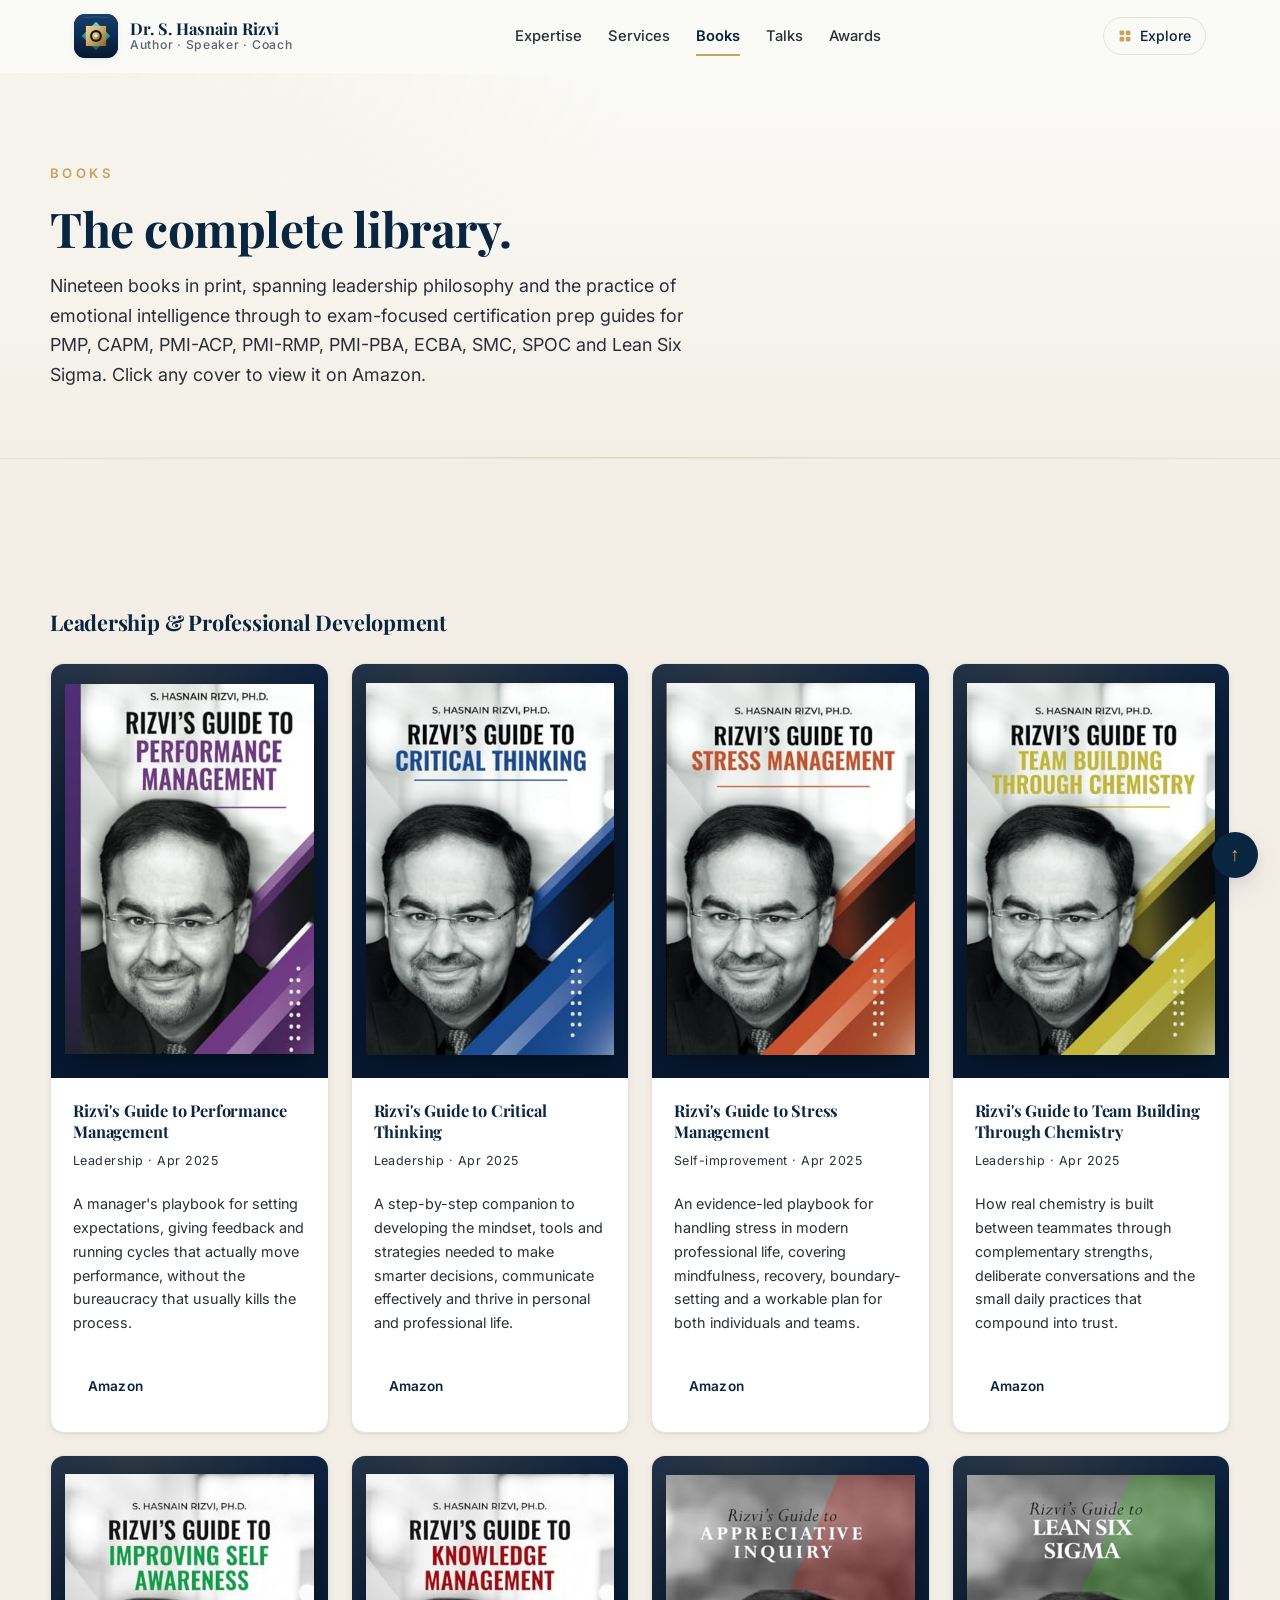
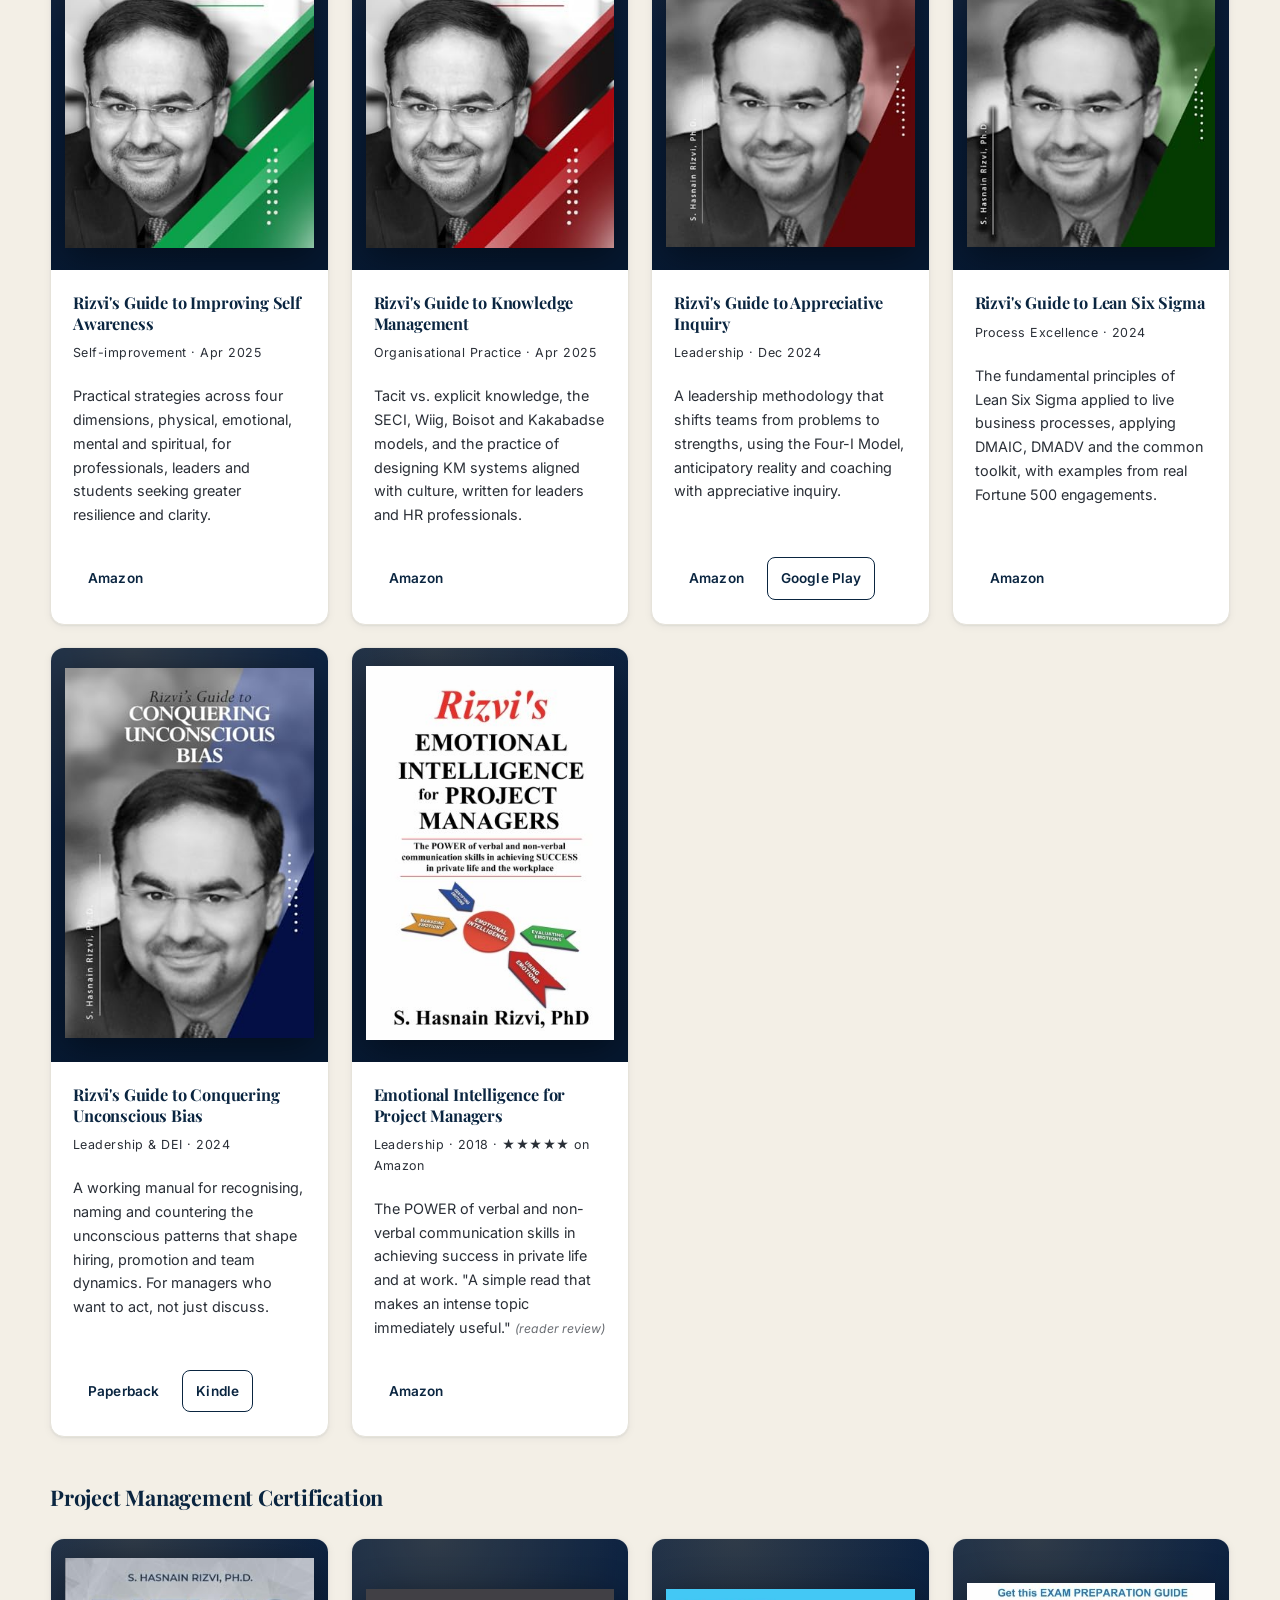
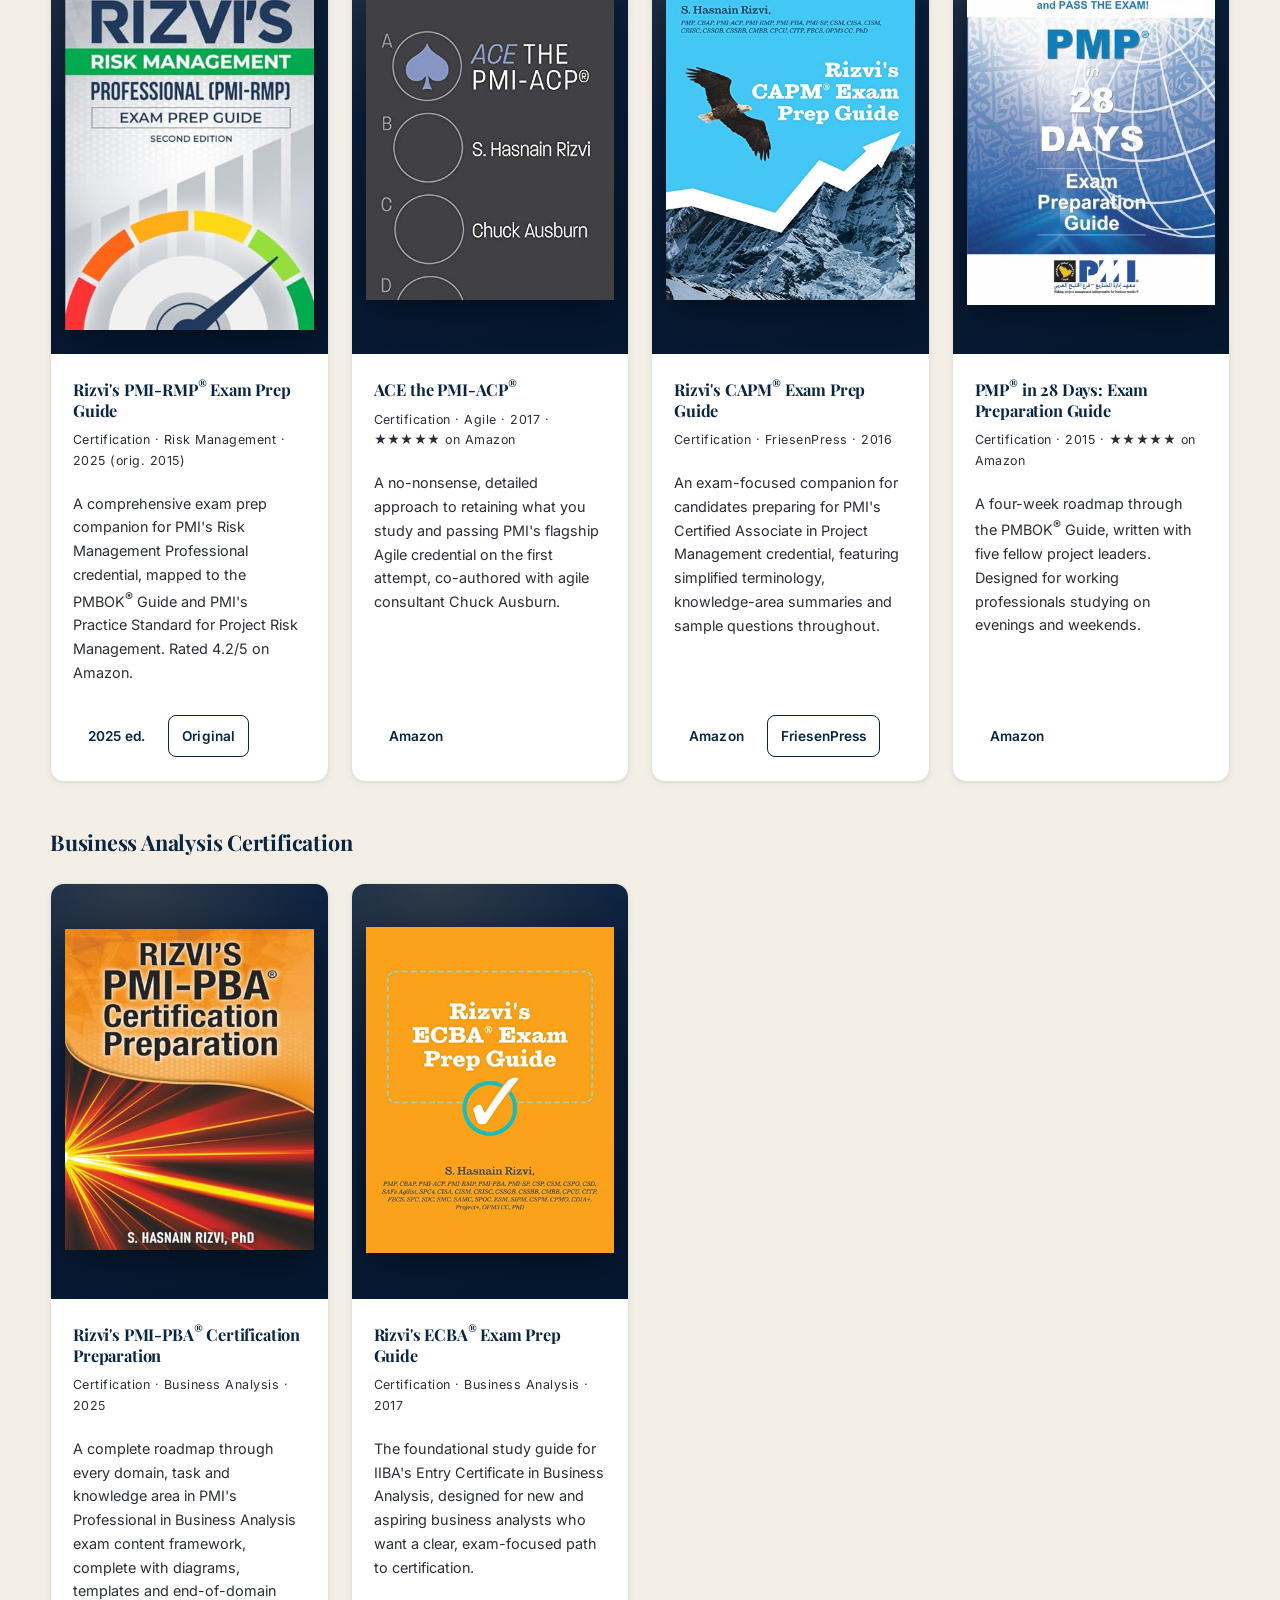
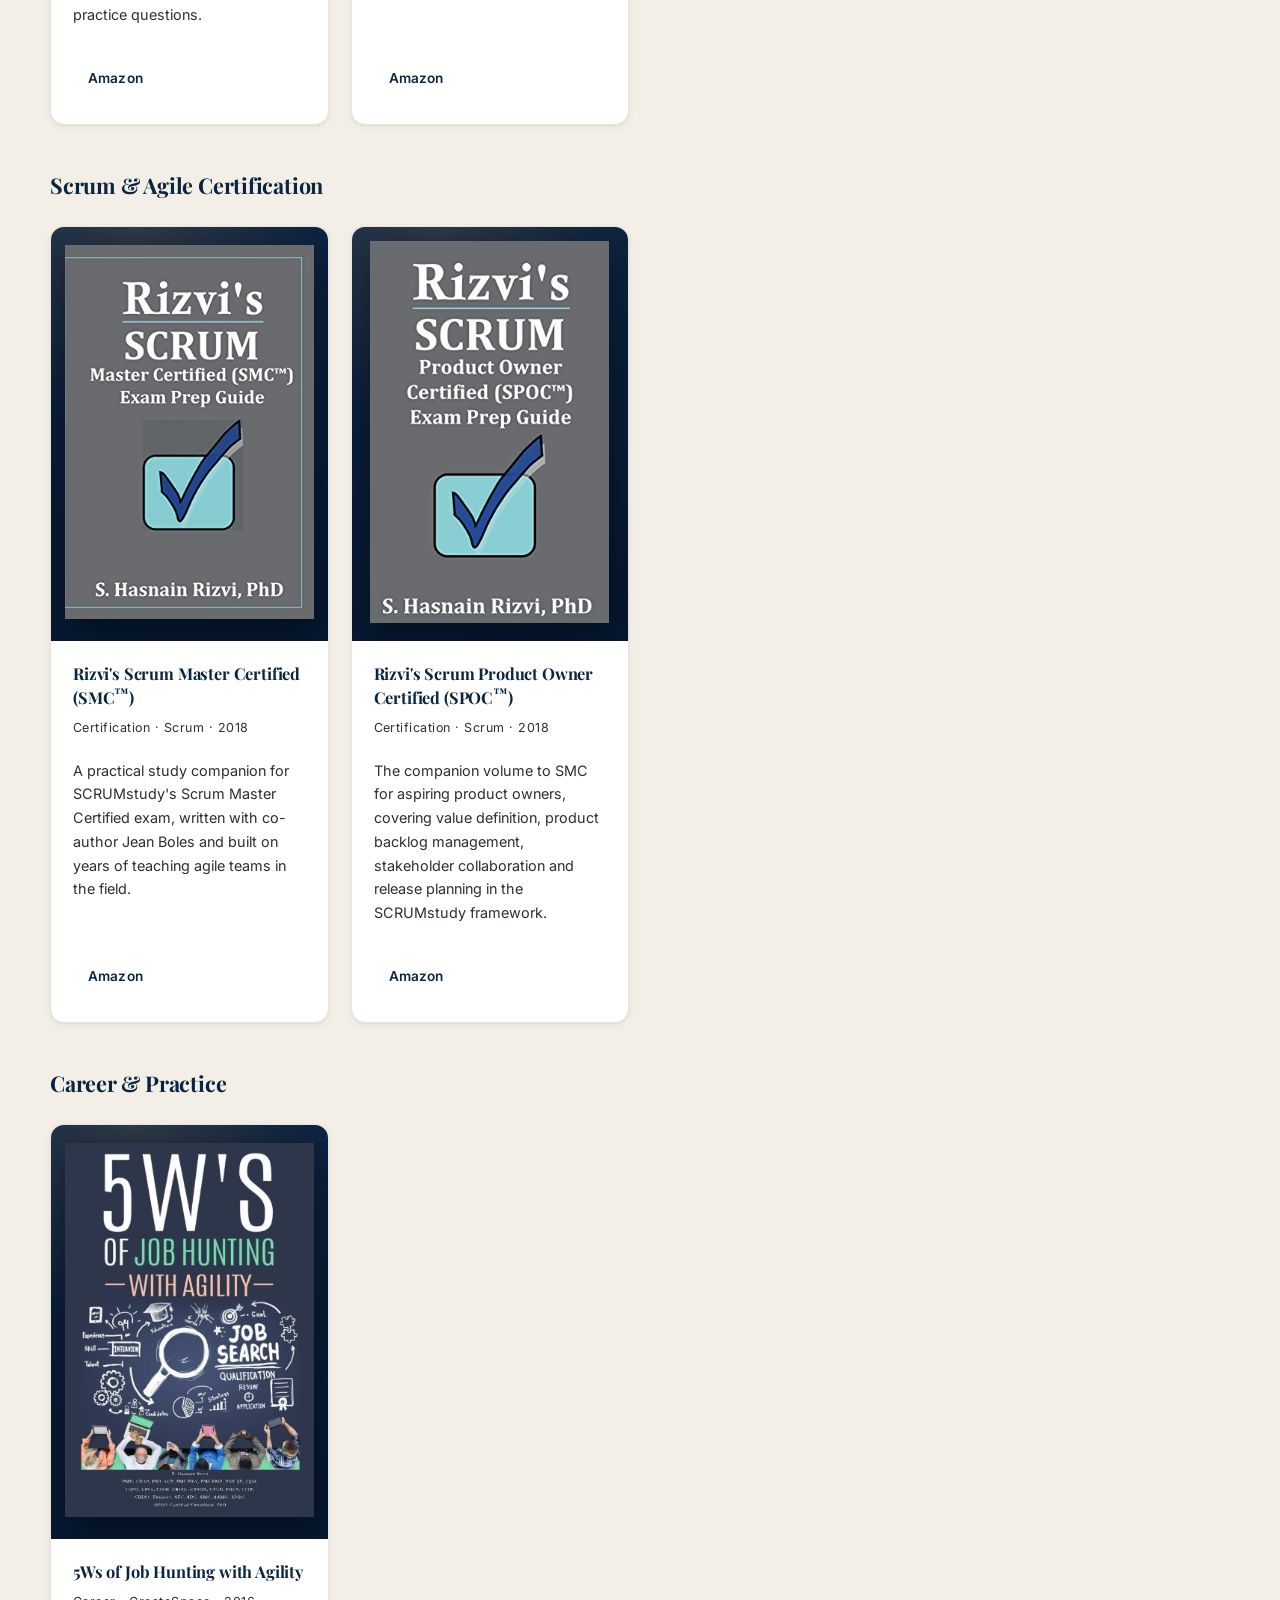
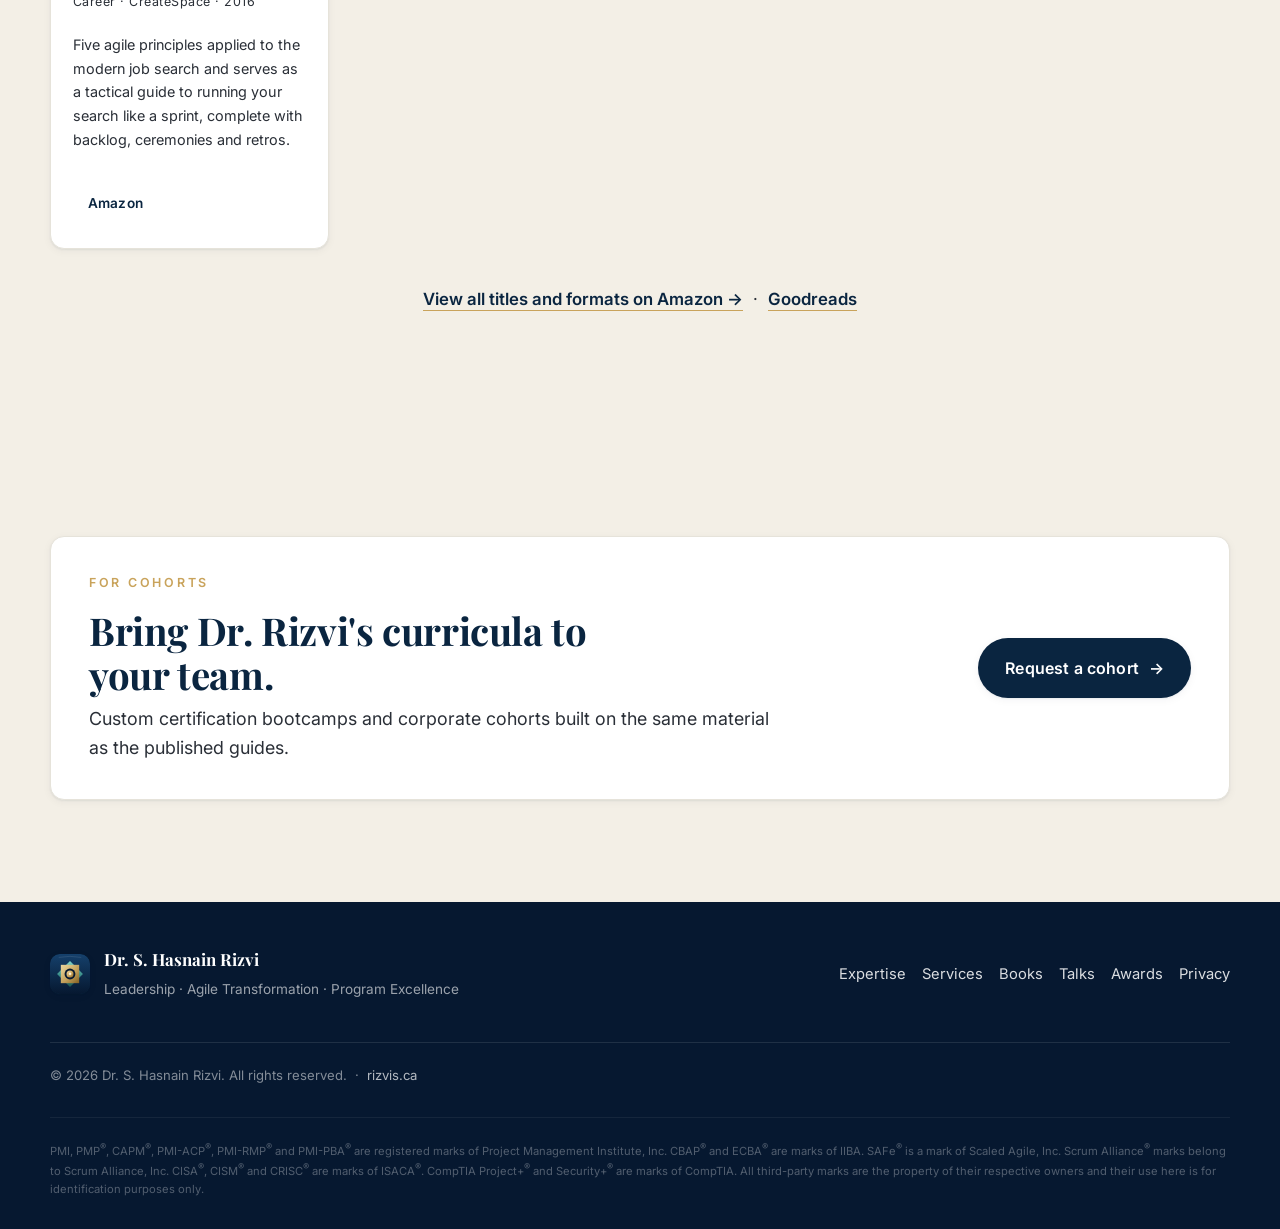
<file: books.html>
<!doctype html>
<html lang="en">
<head>
  <meta charset="utf-8" />
  <meta name="viewport" content="width=device-width, initial-scale=1, viewport-fit=cover" />
  <meta name="theme-color" content="#0a2540" />
  <title>Books | Dr. S. Hasnain Rizvi</title>
  <meta name="description" content="The complete published library of Dr. S. Hasnain Rizvi: 19+ books spanning leadership philosophy, emotional intelligence, Lean Six Sigma, knowledge management and the industry's most-asked-for certification prep guides." />
  <meta property="og:type" content="website" />
  <meta property="og:title" content="Books | Dr. S. Hasnain Rizvi" />
  <meta property="og:description" content="The complete library: 19+ titles across leadership, agility and certification prep." />
  <meta property="og:url" content="https://rizvis.ca/books.html" />
  <meta property="og:image" content="https://rizvis.ca/assets/portrait.png" />
  <meta name="twitter:card" content="summary_large_image" />
  <link rel="icon" href="assets/logo.svg" />
  <link rel="preconnect" href="https://fonts.googleapis.com" />
  <link rel="preconnect" href="https://fonts.gstatic.com" crossorigin />
  <link href="https://fonts.googleapis.com/css2?family=Playfair+Display:wght@500;600;700;800&family=Inter:wght@300;400;500;600;700&display=swap" rel="stylesheet" />
  <link rel="stylesheet" href="styles.css" />
</head>
<body class="page-books">

<a class="skip" href="#main">Skip to main content</a>

<header class="nav" id="nav">
  <div class="nav__inner">
    <a class="brand" href="index.html" aria-label="Dr. S. Hasnain Rizvi, home">
      <span class="brand__mark"><img class="brand__mark__img" src="assets/logo.svg" alt="" aria-hidden="true" /></span>
      <span class="brand__text">
        <span class="brand__name">Dr. S. Hasnain Rizvi</span>
        <span class="brand__sub">Author &middot; Speaker &middot; Coach</span>
      </span>
    </a>
    <nav class="nav__links" aria-label="Primary">
      <a href="expertise.html">Expertise</a>
      <a href="services.html">Services</a>
      <a href="books.html" aria-current="page">Books</a>
      <a href="talks.html">Talks</a>
      <a href="awards.html">Awards</a>
    </nav>
    <button class="nav__explore" type="button" aria-label="Open site explorer" aria-expanded="false" aria-controls="explore-overlay"><svg viewBox="0 0 18 18" aria-hidden="true"><rect x="2" y="2" width="6" height="6" rx="1.5"/><rect x="10" y="2" width="6" height="6" rx="1.5"/><rect x="2" y="10" width="6" height="6" rx="1.5"/><rect x="10" y="10" width="6" height="6" rx="1.5"/></svg><span class="nav__explore-label">Explore</span></button>
    <button class="nav__burger" aria-label="Open menu" aria-expanded="false" aria-controls="mobile-menu">
      <span></span><span></span><span></span>
    </button>
  </div>
  <div class="mobile-menu" id="mobile-menu" hidden>
    <a href="expertise.html">Expertise</a>
    <a href="services.html">Services</a>
    <a href="books.html" aria-current="page">Books</a>
    <a href="talks.html">Talks</a>
    <a href="awards.html">Awards</a>
  </div>
</header>

<main id="main">

<section class="page-hero">
  <div class="page-hero__inner">
    <p class="eyebrow">Books</p>
    <h1>The complete library.</h1>
    <p class="lead">Nineteen books in print, spanning leadership philosophy and the practice of emotional intelligence through to exam-focused certification prep guides for PMP, CAPM, PMI-ACP, PMI-RMP, PMI-PBA, ECBA, SMC, SPOC and Lean Six Sigma. Click any cover to view it on Amazon.</p>
  </div>
</section>

<section class="section section--books">
  <div class="section__inner">

    <h2 class="subhead">Leadership &amp; Professional Development</h2>
    <div class="books books--all">

      <article class="book">
        <a class="book__cover-link" href="https://www.amazon.com/s?k=Rizvi%27s+Guide+to+Performance+Management&i=stripbooks&rh=p_27%3AS.+Hasnain+Rizvi" target="_blank" rel="noopener">
          <img class="book__cover-img" src="assets/covers/performance.jpg" alt="Rizvi's Guide to Performance Management" loading="lazy" />
        </a>
        <div class="book__body">
          <h3>Rizvi's Guide to Performance Management</h3>
          <p class="muted">Leadership &middot; Apr 2025</p>
          <p>A manager's playbook for setting expectations, giving feedback and running cycles that actually move performance, without the bureaucracy that usually kills the process.</p>
          <div class="book__links">
            <a class="btn btn--small" href="https://www.amazon.com/s?k=Rizvi%27s+Guide+to+Performance+Management&i=stripbooks&rh=p_27%3AS.+Hasnain+Rizvi" target="_blank" rel="noopener">Amazon</a>
          </div>
        </div>
      </article>

      <article class="book">
        <a class="book__cover-link" href="https://www.amazon.com/Rizvis-Guide-Critical-Thinking-Hasnain/dp/B0F4RR5KXV" target="_blank" rel="noopener">
          <img class="book__cover-img" src="assets/covers/critical.jpg" alt="Rizvi's Guide to Critical Thinking" loading="lazy" />
        </a>
        <div class="book__body">
          <h3>Rizvi's Guide to Critical Thinking</h3>
          <p class="muted">Leadership &middot; Apr 2025</p>
          <p>A step-by-step companion to developing the mindset, tools and strategies needed to make smarter decisions, communicate effectively and thrive in personal and professional life.</p>
          <div class="book__links">
            <a class="btn btn--small" href="https://www.amazon.com/Rizvis-Guide-Critical-Thinking-Hasnain/dp/B0F4RR5KXV" target="_blank" rel="noopener">Amazon</a>
          </div>
        </div>
      </article>

      <article class="book">
        <a class="book__cover-link" href="https://www.amazon.com/s?k=Rizvi%27s+Guide+to+Stress+Management&i=stripbooks&rh=p_27%3AS.+Hasnain+Rizvi" target="_blank" rel="noopener">
          <img class="book__cover-img" src="assets/covers/stress.jpg" alt="Rizvi's Guide to Stress Management" loading="lazy" />
        </a>
        <div class="book__body">
          <h3>Rizvi's Guide to Stress Management</h3>
          <p class="muted">Self-improvement &middot; Apr 2025</p>
          <p>An evidence-led playbook for handling stress in modern professional life, covering mindfulness, recovery, boundary-setting and a workable plan for both individuals and teams.</p>
          <div class="book__links">
            <a class="btn btn--small" href="https://www.amazon.com/s?k=Rizvi%27s+Guide+to+Stress+Management&i=stripbooks&rh=p_27%3AS.+Hasnain+Rizvi" target="_blank" rel="noopener">Amazon</a>
          </div>
        </div>
      </article>

      <article class="book">
        <a class="book__cover-link" href="https://www.amazon.com/s?k=Rizvi%27s+Guide+to+Team+Building+Through+Chemistry&i=stripbooks&rh=p_27%3AS.+Hasnain+Rizvi" target="_blank" rel="noopener">
          <img class="book__cover-img" src="assets/covers/team-chem.jpg" alt="Rizvi's Guide to Team Building Through Chemistry" loading="lazy" />
        </a>
        <div class="book__body">
          <h3>Rizvi's Guide to Team Building Through Chemistry</h3>
          <p class="muted">Leadership &middot; Apr 2025</p>
          <p>How real chemistry is built between teammates through complementary strengths, deliberate conversations and the small daily practices that compound into trust.</p>
          <div class="book__links">
            <a class="btn btn--small" href="https://www.amazon.com/s?k=Rizvi%27s+Guide+to+Team+Building+Through+Chemistry&i=stripbooks&rh=p_27%3AS.+Hasnain+Rizvi" target="_blank" rel="noopener">Amazon</a>
          </div>
        </div>
      </article>

      <article class="book">
        <a class="book__cover-link" href="https://www.amazon.com/s?k=Rizvi%27s+Guide+to+Improving+Self+Awareness&i=stripbooks&rh=p_27%3AS.+Hasnain+Rizvi" target="_blank" rel="noopener">
          <img class="book__cover-img" src="assets/covers/self-awareness.jpg" alt="Rizvi's Guide to Improving Self Awareness" loading="lazy" />
        </a>
        <div class="book__body">
          <h3>Rizvi's Guide to Improving Self Awareness</h3>
          <p class="muted">Self-improvement &middot; Apr 2025</p>
          <p>Practical strategies across four dimensions, physical, emotional, mental and spiritual, for professionals, leaders and students seeking greater resilience and clarity.</p>
          <div class="book__links">
            <a class="btn btn--small" href="https://www.amazon.com/s?k=Rizvi%27s+Guide+to+Improving+Self+Awareness&i=stripbooks&rh=p_27%3AS.+Hasnain+Rizvi" target="_blank" rel="noopener">Amazon</a>
          </div>
        </div>
      </article>

      <article class="book">
        <a class="book__cover-link" href="https://www.amazon.com/s?k=Rizvi%27s+Guide+to+Knowledge+Management&i=stripbooks&rh=p_27%3AS.+Hasnain+Rizvi" target="_blank" rel="noopener">
          <img class="book__cover-img" src="assets/covers/knowledge.jpg" alt="Rizvi's Guide to Knowledge Management" loading="lazy" />
        </a>
        <div class="book__body">
          <h3>Rizvi's Guide to Knowledge Management</h3>
          <p class="muted">Organisational Practice &middot; Apr 2025</p>
          <p>Tacit vs. explicit knowledge, the SECI, Wiig, Boisot and Kakabadse models, and the practice of designing KM systems aligned with culture, written for leaders and HR professionals.</p>
          <div class="book__links">
            <a class="btn btn--small" href="https://www.amazon.com/s?k=Rizvi%27s+Guide+to+Knowledge+Management&i=stripbooks&rh=p_27%3AS.+Hasnain+Rizvi" target="_blank" rel="noopener">Amazon</a>
          </div>
        </div>
      </article>

      <article class="book">
        <a class="book__cover-link" href="https://www.amazon.com/Rizvis-Guide-Appreciative-Inquiry-Hasnain/dp/B0DRG2HZQ4" target="_blank" rel="noopener">
          <img class="book__cover-img" src="assets/covers/appreciative.jpg" alt="Rizvi's Guide to Appreciative Inquiry" loading="lazy" />
        </a>
        <div class="book__body">
          <h3>Rizvi's Guide to Appreciative Inquiry</h3>
          <p class="muted">Leadership &middot; Dec 2024</p>
          <p>A leadership methodology that shifts teams from problems to strengths, using the Four-I Model, anticipatory reality and coaching with appreciative inquiry.</p>
          <div class="book__links">
            <a class="btn btn--small" href="https://www.amazon.com/Rizvis-Guide-Appreciative-Inquiry-Hasnain/dp/B0DRG2HZQ4" target="_blank" rel="noopener">Amazon</a>
            <a class="btn btn--small btn--ghost" href="https://books.google.ca/books/about/RIZVI_S_GUIDE_TO_APPRECIATIVE_INQUIRY.html?id=6Fc6EQAAQBAJ" target="_blank" rel="noopener">Google Play</a>
          </div>
        </div>
      </article>

      <article class="book">
        <a class="book__cover-link" href="https://www.amazon.com/Rizvis-Guide-Lean-Six-Sigma/dp/B0CZNVDGVF" target="_blank" rel="noopener">
          <img class="book__cover-img" src="assets/covers/lean.jpg" alt="Rizvi's Guide to Lean Six Sigma" loading="lazy" />
        </a>
        <div class="book__body">
          <h3>Rizvi's Guide to Lean Six Sigma</h3>
          <p class="muted">Process Excellence &middot; 2024</p>
          <p>The fundamental principles of Lean Six Sigma applied to live business processes, applying DMAIC, DMADV and the common toolkit, with examples from real Fortune 500 engagements.</p>
          <div class="book__links">
            <a class="btn btn--small" href="https://www.amazon.com/Rizvis-Guide-Lean-Six-Sigma/dp/B0CZNVDGVF" target="_blank" rel="noopener">Amazon</a>
          </div>
        </div>
      </article>

      <article class="book">
        <a class="book__cover-link" href="https://www.amazon.com/Rizvis-Guide-Conquering-Unconscious-Bias/dp/B0CS19P9HQ" target="_blank" rel="noopener">
          <img class="book__cover-img" src="assets/covers/bias.jpg" alt="Rizvi's Guide to Conquering Unconscious Bias" loading="lazy" />
        </a>
        <div class="book__body">
          <h3>Rizvi's Guide to Conquering Unconscious Bias</h3>
          <p class="muted">Leadership &amp; DEI &middot; 2024</p>
          <p>A working manual for recognising, naming and countering the unconscious patterns that shape hiring, promotion and team dynamics. For managers who want to act, not just discuss.</p>
          <div class="book__links">
            <a class="btn btn--small" href="https://www.amazon.com/Rizvis-Guide-Conquering-Unconscious-Bias/dp/B0CS19P9HQ" target="_blank" rel="noopener">Paperback</a>
            <a class="btn btn--small btn--ghost" href="https://www.amazon.com/Rizvis-Guide-Conquering-Unconscious-Bias-ebook/dp/B0CRSC7V6V" target="_blank" rel="noopener">Kindle</a>
          </div>
        </div>
      </article>

      <article class="book">
        <a class="book__cover-link" href="https://www.amazon.com/Emotional-Intelligence-Project-Managers-communication/dp/1985608057" target="_blank" rel="noopener">
          <img class="book__cover-img" src="assets/covers/ei.jpg" alt="Emotional Intelligence for Project Managers" loading="lazy" />
        </a>
        <div class="book__body">
          <h3>Emotional Intelligence for Project Managers</h3>
          <p class="muted">Leadership &middot; 2018 &middot; ★★★★★ on Amazon</p>
          <p>The POWER of verbal and non-verbal communication skills in achieving success in private life and at work. "A simple read that makes an intense topic immediately useful." <em style="font-size:0.85em;opacity:0.7;">(reader review)</em></p>
          <div class="book__links">
            <a class="btn btn--small" href="https://www.amazon.com/Emotional-Intelligence-Project-Managers-communication/dp/1985608057" target="_blank" rel="noopener">Amazon</a>
          </div>
        </div>
      </article>

    </div>

    <h2 class="subhead">Project Management Certification</h2>
    <div class="books books--all">

      <article class="book">
        <a class="book__cover-link" href="https://www.amazon.com/Rizvis-Risk-Management-Professional-PMI-RMP/dp/B0DZTBCS74" target="_blank" rel="noopener">
          <img class="book__cover-img" src="assets/covers/rmp25.jpg" alt="Rizvi's PMI-RMP Exam Prep Guide, 2025 edition" loading="lazy" />
        </a>
        <div class="book__body">
          <h3>Rizvi's PMI-RMP<sup>®</sup> Exam Prep Guide</h3>
          <p class="muted">Certification &middot; Risk Management &middot; 2025 (orig. 2015)</p>
          <p>A comprehensive exam prep companion for PMI's Risk Management Professional credential, mapped to the PMBOK<sup>®</sup> Guide and PMI's Practice Standard for Project Risk Management. Rated 4.2/5 on Amazon.</p>
          <div class="book__links">
            <a class="btn btn--small" href="https://www.amazon.com/Rizvis-Risk-Management-Professional-PMI-RMP/dp/B0DZTBCS74" target="_blank" rel="noopener">2025 ed.</a>
            <a class="btn btn--small btn--ghost" href="https://www.amazon.com/Rizvis-Management-Professional-PMI-RMP-Guide/dp/1502491524" target="_blank" rel="noopener">Original</a>
          </div>
        </div>
      </article>

      <article class="book">
        <a class="book__cover-link" href="https://www.amazon.com/ACE-PMI-ACP%C2%AE-S-Hasnain-Rizvi/dp/1460298160" target="_blank" rel="noopener">
          <img class="book__cover-img" src="assets/covers/acp.jpg" alt="ACE the PMI-ACP" loading="lazy" />
        </a>
        <div class="book__body">
          <h3>ACE the PMI-ACP<sup>®</sup></h3>
          <p class="muted">Certification &middot; Agile &middot; 2017 &middot; ★★★★★ on Amazon</p>
          <p>A no-nonsense, detailed approach to retaining what you study and passing PMI's flagship Agile credential on the first attempt, co-authored with agile consultant Chuck Ausburn.</p>
          <div class="book__links">
            <a class="btn btn--small" href="https://www.amazon.com/ACE-PMI-ACP%C2%AE-S-Hasnain-Rizvi/dp/1460298160" target="_blank" rel="noopener">Amazon</a>
          </div>
        </div>
      </article>

      <article class="book">
        <a class="book__cover-link" href="https://www.amazon.com/Rizvis-CAPM-Exam-Prep-Guide/dp/1460291492" target="_blank" rel="noopener">
          <img class="book__cover-img" src="assets/covers/capm.jpg" alt="Rizvi's CAPM Exam Prep Guide" loading="lazy" />
        </a>
        <div class="book__body">
          <h3>Rizvi's CAPM<sup>®</sup> Exam Prep Guide</h3>
          <p class="muted">Certification &middot; FriesenPress &middot; 2016</p>
          <p>An exam-focused companion for candidates preparing for PMI's Certified Associate in Project Management credential, featuring simplified terminology, knowledge-area summaries and sample questions throughout.</p>
          <div class="book__links">
            <a class="btn btn--small" href="https://www.amazon.com/Rizvis-CAPM-Exam-Prep-Guide/dp/1460291492" target="_blank" rel="noopener">Amazon</a>
            <a class="btn btn--small btn--ghost" href="https://books.friesenpress.com/store/title/119734000030432508/S.-Hasnain-Rizvi-Rizvi%27s-CAPM-Exam-Prep-Guide" target="_blank" rel="noopener">FriesenPress</a>
          </div>
        </div>
      </article>

      <article class="book">
        <a class="book__cover-link" href="https://www.amazon.com/PMP-28-DAYS-Preparation-Guide/dp/098619140X" target="_blank" rel="noopener">
          <img class="book__cover-img" src="assets/covers/pmp28.jpg" alt="PMP in 28 Days, Exam Preparation Guide" loading="lazy" />
        </a>
        <div class="book__body">
          <h3>PMP<sup>®</sup> in 28 Days: Exam Preparation Guide</h3>
          <p class="muted">Certification &middot; 2015 &middot; ★★★★★ on Amazon</p>
          <p>A four-week roadmap through the PMBOK<sup>®</sup> Guide, written with five fellow project leaders. Designed for working professionals studying on evenings and weekends.</p>
          <div class="book__links">
            <a class="btn btn--small" href="https://www.amazon.com/PMP-28-DAYS-Preparation-Guide/dp/098619140X" target="_blank" rel="noopener">Amazon</a>
          </div>
        </div>
      </article>

    </div>

    <h2 class="subhead">Business Analysis Certification</h2>
    <div class="books books--all">

      <article class="book">
        <a class="book__cover-link" href="https://us.amazon.com/RIZVIS-PMI-PBA-CERTIFICATION-PREPARATION-Hasnain/dp/B0FTZP5XDS" target="_blank" rel="noopener">
          <img class="book__cover-img" src="assets/covers/pba.jpg" alt="Rizvi's PMI-PBA Certification Preparation" loading="lazy" />
        </a>
        <div class="book__body">
          <h3>Rizvi's PMI-PBA<sup>®</sup> Certification Preparation</h3>
          <p class="muted">Certification &middot; Business Analysis &middot; 2025</p>
          <p>A complete roadmap through every domain, task and knowledge area in PMI's Professional in Business Analysis exam content framework, complete with diagrams, templates and end-of-domain practice questions.</p>
          <div class="book__links">
            <a class="btn btn--small" href="https://us.amazon.com/RIZVIS-PMI-PBA-CERTIFICATION-PREPARATION-Hasnain/dp/B0FTZP5XDS" target="_blank" rel="noopener">Amazon</a>
          </div>
        </div>
      </article>

      <article class="book">
        <a class="book__cover-link" href="https://www.amazon.com/Rizvis-ECBA-Exam-Prep-Guide/dp/1525510479" target="_blank" rel="noopener">
          <img class="book__cover-img" src="assets/covers/ecba.jpg" alt="Rizvi's ECBA Exam Prep Guide" loading="lazy" />
        </a>
        <div class="book__body">
          <h3>Rizvi's ECBA<sup>®</sup> Exam Prep Guide</h3>
          <p class="muted">Certification &middot; Business Analysis &middot; 2017</p>
          <p>The foundational study guide for IIBA's Entry Certificate in Business Analysis, designed for new and aspiring business analysts who want a clear, exam-focused path to certification.</p>
          <div class="book__links">
            <a class="btn btn--small" href="https://www.amazon.com/Rizvis-ECBA-Exam-Prep-Guide/dp/1525510479" target="_blank" rel="noopener">Amazon</a>
          </div>
        </div>
      </article>

    </div>

    <h2 class="subhead">Scrum &amp; Agile Certification</h2>
    <div class="books books--all">

      <article class="book">
        <a class="book__cover-link" href="https://www.amazon.com/Rizvis-Scrum-Master-Certified-SMCTM/dp/1718828411" target="_blank" rel="noopener">
          <img class="book__cover-img" src="assets/covers/smc.jpg" alt="Rizvi's Scrum Master Certified Exam Prep Guide" loading="lazy" />
        </a>
        <div class="book__body">
          <h3>Rizvi's Scrum Master Certified (SMC<sup>™</sup>)</h3>
          <p class="muted">Certification &middot; Scrum &middot; 2018</p>
          <p>A practical study companion for SCRUMstudy's Scrum Master Certified exam, written with co-author Jean Boles and built on years of teaching agile teams in the field.</p>
          <div class="book__links">
            <a class="btn btn--small" href="https://www.amazon.com/Rizvis-Scrum-Master-Certified-SMCTM/dp/1718828411" target="_blank" rel="noopener">Amazon</a>
          </div>
        </div>
      </article>

      <article class="book">
        <a class="book__cover-link" href="https://www.amazon.com/Rizvis-Scrum-Product-Certified-SPOCTM-ebook/dp/B07CZ4L12P" target="_blank" rel="noopener">
          <img class="book__cover-img" src="assets/covers/spoc.jpg" alt="Rizvi's Scrum Product Owner Certified Exam Prep Guide" loading="lazy" />
        </a>
        <div class="book__body">
          <h3>Rizvi's Scrum Product Owner Certified (SPOC<sup>™</sup>)</h3>
          <p class="muted">Certification &middot; Scrum &middot; 2018</p>
          <p>The companion volume to SMC for aspiring product owners, covering value definition, product backlog management, stakeholder collaboration and release planning in the SCRUMstudy framework.</p>
          <div class="book__links">
            <a class="btn btn--small" href="https://www.amazon.com/Rizvis-Scrum-Product-Certified-SPOCTM-ebook/dp/B07CZ4L12P" target="_blank" rel="noopener">Amazon</a>
          </div>
        </div>
      </article>

    </div>

    <h2 class="subhead">Career &amp; Practice</h2>
    <div class="books books--all">

      <article class="book">
        <a class="book__cover-link" href="https://www.amazon.com/dp/1535114770" target="_blank" rel="noopener">
          <img class="book__cover-img" src="assets/covers/jobhunt.jpg" alt="5Ws of Job Hunting with Agility" loading="lazy" />
        </a>
        <div class="book__body">
          <h3>5Ws of Job Hunting with Agility</h3>
          <p class="muted">Career &middot; CreateSpace &middot; 2016</p>
          <p>Five agile principles applied to the modern job search and serves as a tactical guide to running your search like a sprint, complete with backlog, ceremonies and retros.</p>
          <div class="book__links">
            <a class="btn btn--small" href="https://www.amazon.com/dp/1535114770" target="_blank" rel="noopener">Amazon</a>
          </div>
        </div>
      </article>

    </div>

    <p class="all-books">
      <a class="link link--lg" href="https://www.amazon.com/stores/author/B00SU4S14A/allbooks" target="_blank" rel="noopener">View all titles and formats on Amazon &rarr;</a>
      &nbsp;&middot;&nbsp;
      <a class="link link--lg" href="https://www.goodreads.com/author/show/13502683.S_Hasnain_Rizvi" target="_blank" rel="noopener">Goodreads</a>
    </p>
  </div>
</section>

<section class="section section--bigcta">
  <div class="section__inner bigcta">
    <div>
      <p class="section__eyebrow">For cohorts</p>
      <h2 class="section__title">Bring Dr. Rizvi's curricula to your team.</h2>
      <p class="lead">Custom certification bootcamps and corporate cohorts built on the same material as the published guides.</p>
    </div>
    <a class="btn btn--primary btn--lg" href="services.html#enquiry-form">Request a cohort <span aria-hidden="true">&rarr;</span></a>
  </div>
</section>

</main>

<footer class="footer">
  <div class="footer__inner">
    <div class="footer__brand">
      <span class="brand__mark"><img class="brand__mark__img" src="assets/logo.svg" alt="" aria-hidden="true" /></span>
      <div>
        <strong>Dr. S. Hasnain Rizvi</strong>
        <span>Leadership &middot; Agile Transformation &middot; Program Excellence</span>
      </div>
    </div>
    <nav class="footer__nav" aria-label="Footer">
      <a href="expertise.html">Expertise</a>
      <a href="services.html">Services</a>
      <a href="books.html">Books</a>
      <a href="talks.html">Talks</a>
      <a href="awards.html">Awards</a>
      <a href="mailto:info@rizvis.ca?subject=Privacy%20enquiry">Privacy</a>
    </nav>
    <p class="footer__copy">© <span id="year">2026</span> Dr. S. Hasnain Rizvi. All rights reserved. &nbsp;·&nbsp; <a href="https://rizvis.ca/" target="_blank" rel="noopener">rizvis.ca</a></p>
    <p class="footer__copy" style="font-size:0.7rem;opacity:0.6;margin-top:6px;line-height:1.6;">PMI, PMP<sup>&reg;</sup>, CAPM<sup>&reg;</sup>, PMI-ACP<sup>&reg;</sup>, PMI-RMP<sup>&reg;</sup> and PMI-PBA<sup>&reg;</sup> are registered marks of Project Management Institute, Inc. CBAP<sup>&reg;</sup> and ECBA<sup>&reg;</sup> are marks of IIBA. SAFe<sup>&reg;</sup> is a mark of Scaled Agile, Inc. Scrum Alliance<sup>&reg;</sup> marks belong to Scrum Alliance, Inc. CISA<sup>&reg;</sup>, CISM<sup>&reg;</sup> and CRISC<sup>&reg;</sup> are marks of ISACA<sup>&reg;</sup>. CompTIA Project+<sup>&reg;</sup> and Security+<sup>&reg;</sup> are marks of CompTIA. All third-party marks are the property of their respective owners and their use here is for identification purposes only.</p>
  </div>
</footer>

<!-- EXPLORE OVERLAY -->
<div class="explore-overlay" id="explore-overlay" hidden role="dialog" aria-modal="true" aria-labelledby="explore-title">
  <div class="explore-overlay__backdrop" data-explore-close></div>
  <div class="explore-overlay__panel" role="document">
    <div class="explore-overlay__head">
      <p class="eyebrow">Explore</p>
      <h2 id="explore-title">A site organised the way Dr. Rizvi works.</h2>
      <button class="explore-overlay__close" type="button" data-explore-close aria-label="Close explorer">&times;</button>
    </div>
    <p class="explore-overlay__lede">Every chapter of the practice has its own page. Pick where you want to start.</p>
    <div class="explore-grid grid grid--3">      <a class="explore-card" href="services.html">
        <p class="eyebrow">Services</p>
        <h3>Five ways to engage.</h3>
        <p>Keynotes, corporate training, executive mentorship, advisory work and certification cohorts, each tailored to your audience.</p>
        <span class="explore-card__link">See how to engage &rarr;</span>
      </a>
      <a class="explore-card" href="books.html">
        <p class="eyebrow">Books</p>
        <h3>Nineteen titles &amp; counting.</h3>
        <p>From <em>Appreciative Inquiry</em> and <em>Emotional Intelligence for PMs</em> to widely used PMP, CAPM, PMI-RMP and ACP prep guides.</p>
        <span class="explore-card__link">Browse the library &rarr;</span>
      </a>
      <a class="explore-card" href="talks.html">
        <p class="eyebrow">Talks</p>
        <h3>On stage &amp; on screen.</h3>
        <p>Featured speaker at PMI Houston, JAH Talk Show, AI World Series, and a growing video archive on YouTube.</p>
        <span class="explore-card__link">Watch the talks &rarr;</span>
      </a>
      <a class="explore-card" href="expertise.html">
        <p class="eyebrow">Expertise</p>
        <h3>Where Dr. Rizvi creates value.</h3>
        <p>Leadership and culture, agile and digital transformation, program excellence, business analysis, risk and executive coaching.</p>
        <span class="explore-card__link">Map the practice &rarr;</span>
      </a>
      <a class="explore-card" href="awards.html">
        <p class="eyebrow">Awards</p>
        <h3>Recognised by the profession.</h3>
        <p>AI World Series, International Business Excellence Awards Dubai, British Computer Society Fellowship, PMI OPM3 consultant.</p>
        <span class="explore-card__link">See the recognition &rarr;</span>
      </a>
    </div>
  </div>
</div>

<button class="to-top" id="toTop" aria-label="Back to top" hidden>↑</button>
<script src="script.js" defer></script>
</body>
</html>
</file>
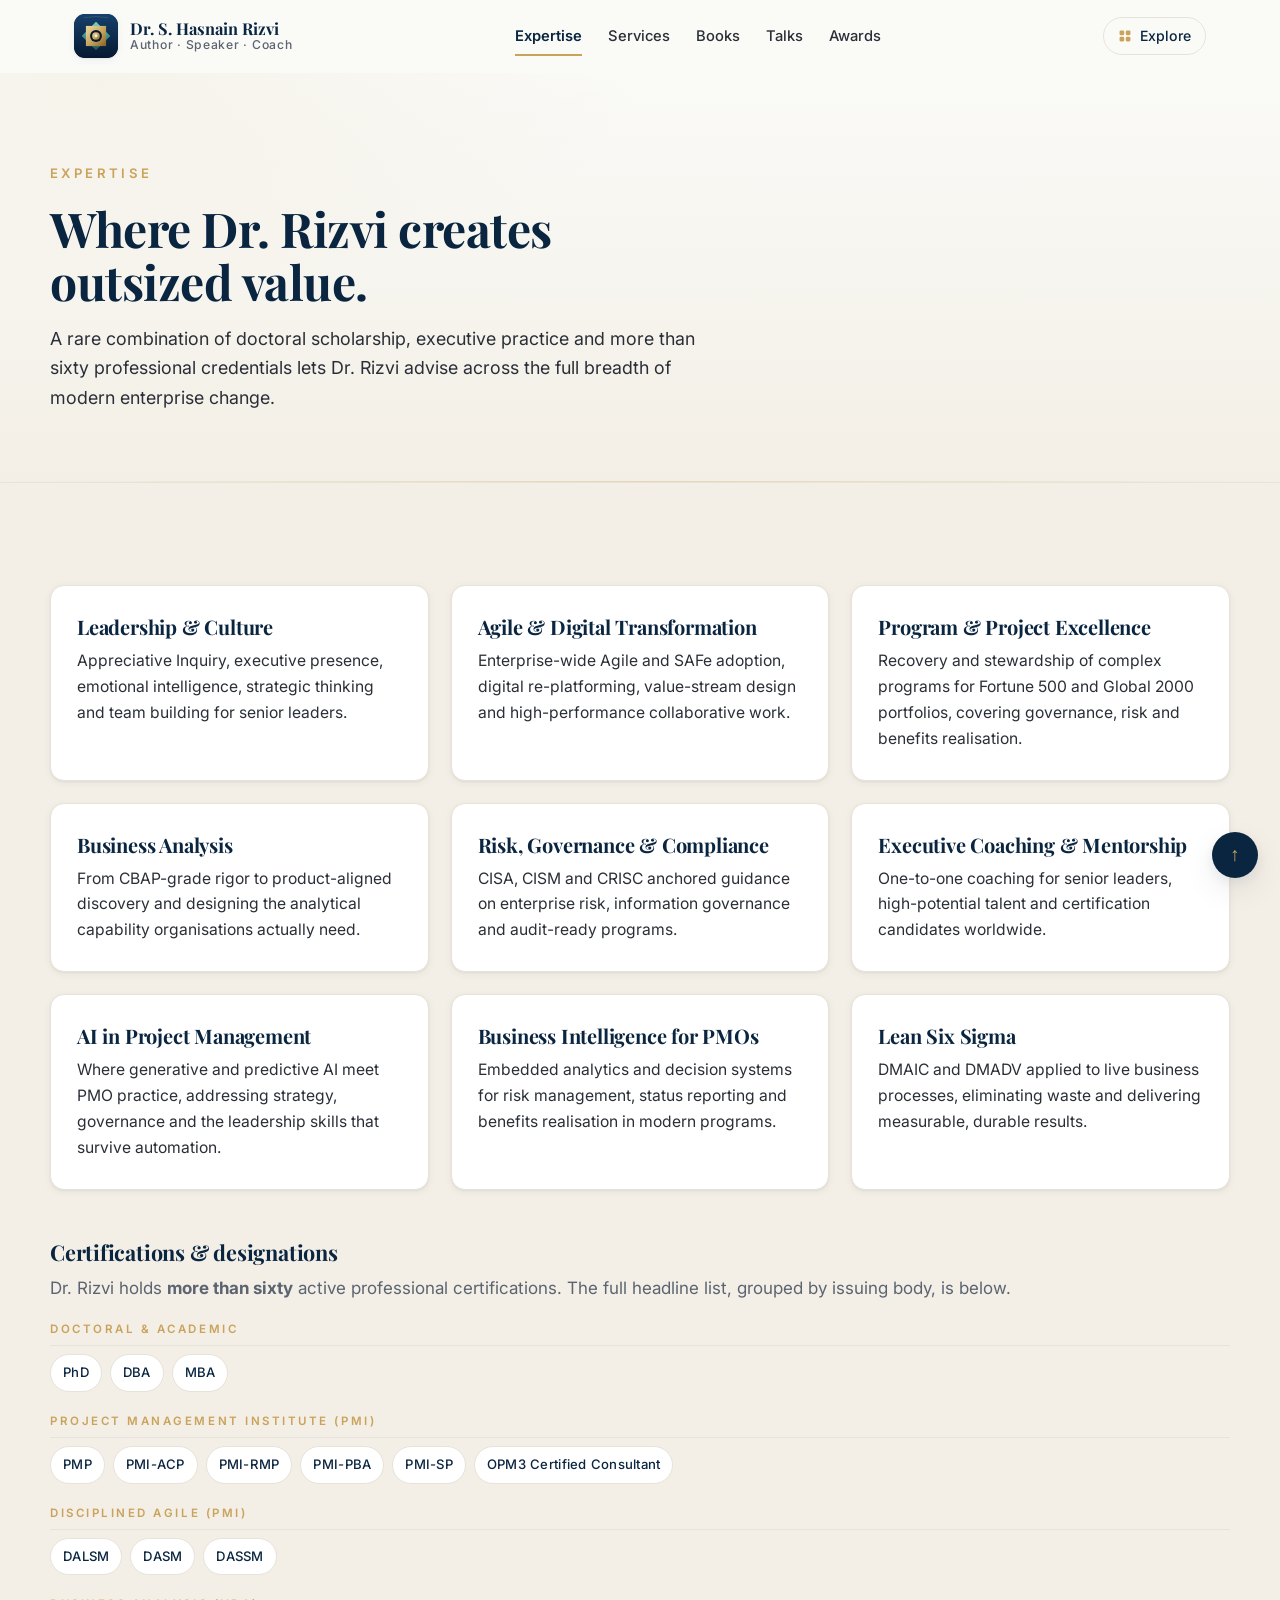
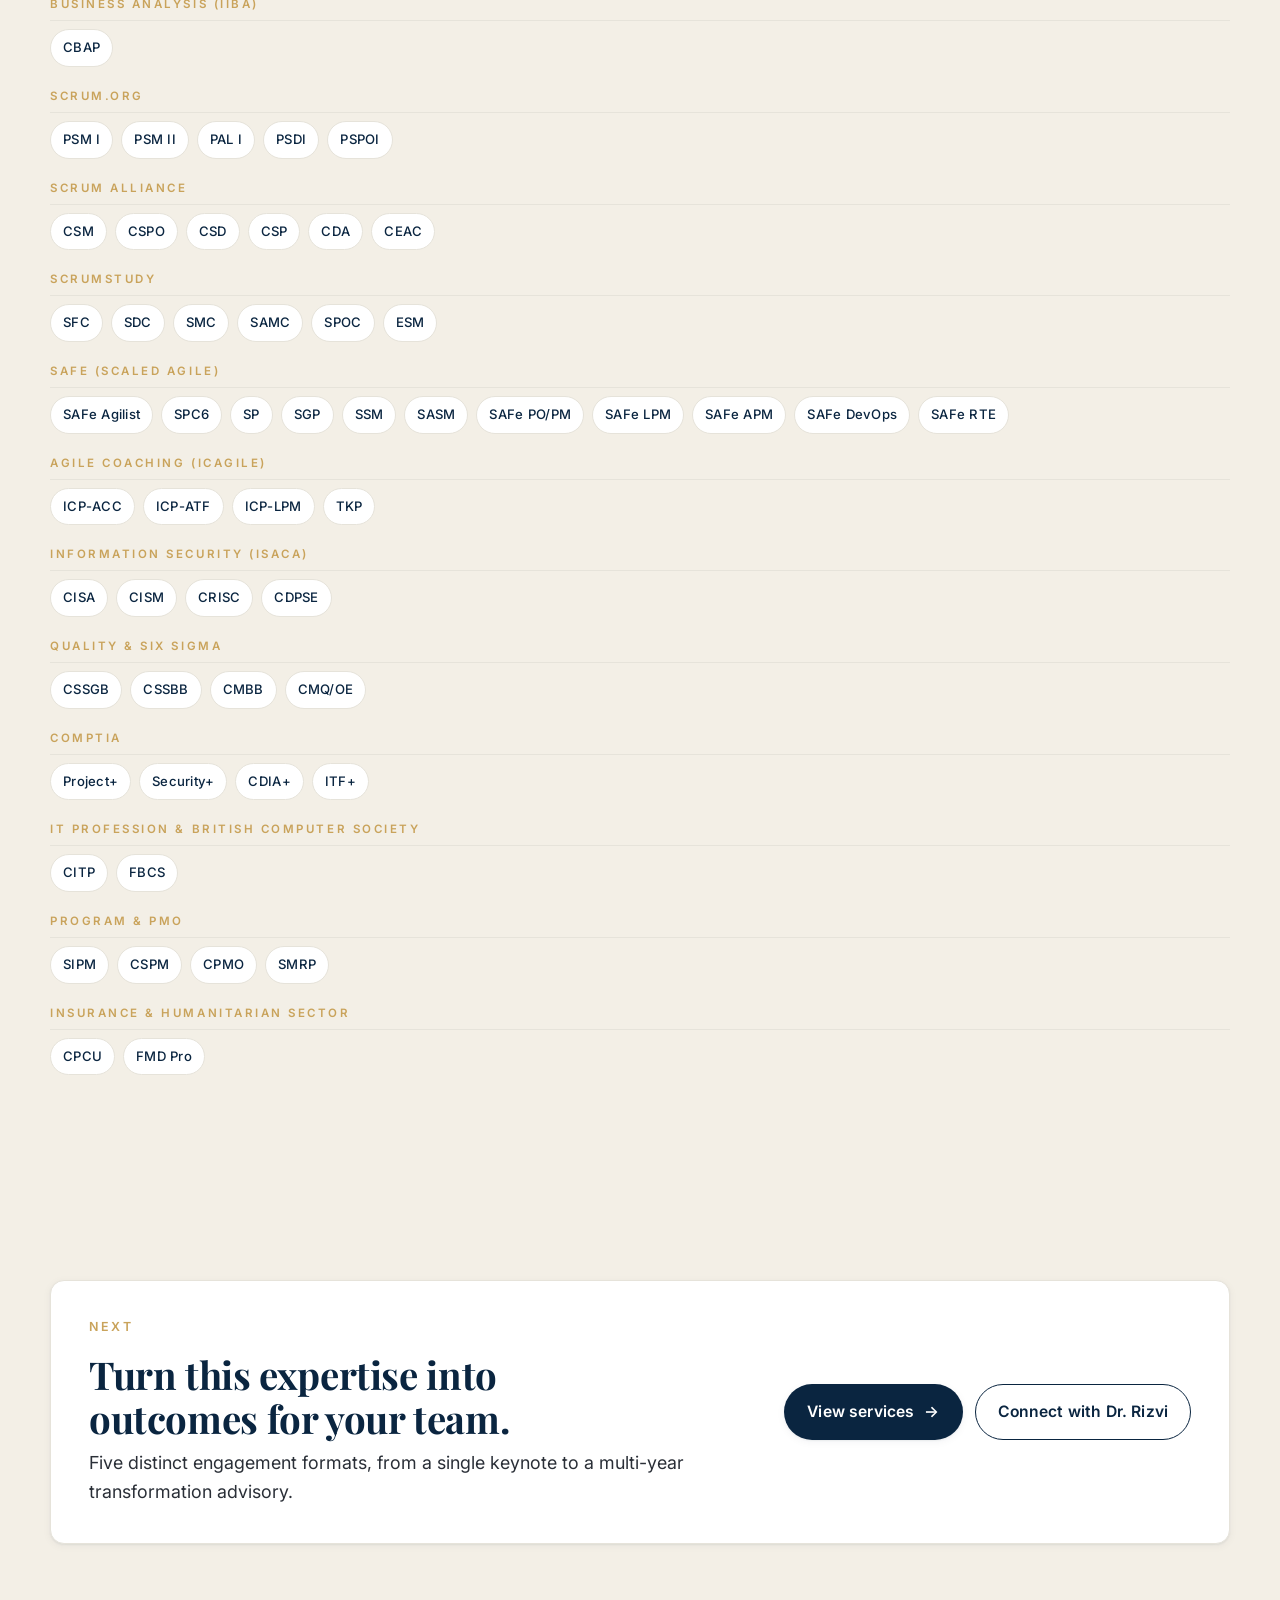
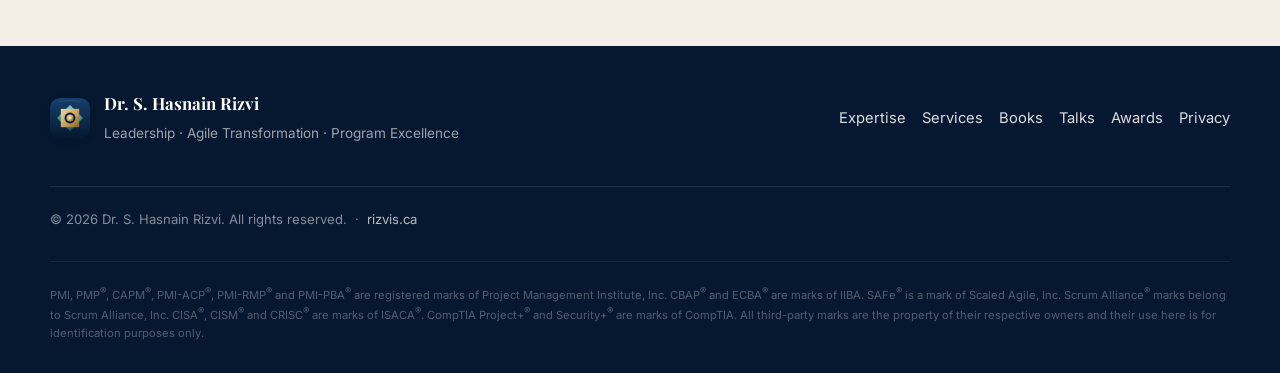
<file: expertise.html>
<!doctype html>
<html lang="en">
<head>
  <meta charset="utf-8" />
  <meta name="viewport" content="width=device-width, initial-scale=1, viewport-fit=cover" />
  <meta name="theme-color" content="#0a2540" />
  <title>Expertise | Dr. S. Hasnain Rizvi</title>
  <meta name="description" content="Doctoral scholarship + 40+ professional credentials. Where Dr. Rizvi creates outsized value for Fortune 500 and Global 2000 organisations." />
  <meta property="og:type" content="website" />
  <meta property="og:title" content="Expertise | Dr. S. Hasnain Rizvi" />
  <meta property="og:description" content="Where Dr. Rizvi creates outsized value: leadership, agile transformation, program excellence, business analysis, risk and coaching." />
  <meta property="og:url" content="https://rizvis.ca/expertise.html" />
  <meta property="og:image" content="https://rizvis.ca/assets/portrait.png" />
  <meta name="twitter:card" content="summary_large_image" />
  <link rel="icon" href="assets/logo.svg" />
  <link rel="preconnect" href="https://fonts.googleapis.com" />
  <link rel="preconnect" href="https://fonts.gstatic.com" crossorigin />
  <link href="https://fonts.googleapis.com/css2?family=Playfair+Display:wght@500;600;700;800&family=Inter:wght@300;400;500;600;700&display=swap" rel="stylesheet" />
  <link rel="stylesheet" href="styles.css" />
</head>
<body class="page-expertise">

<a class="skip" href="#main">Skip to main content</a>

<header class="nav" id="nav">
  <div class="nav__inner">
    <a class="brand" href="index.html" aria-label="Dr. S. Hasnain Rizvi, home">
      <span class="brand__mark"><img class="brand__mark__img" src="assets/logo.svg" alt="" aria-hidden="true" /></span>
      <span class="brand__text">
        <span class="brand__name">Dr. S. Hasnain Rizvi</span>
        <span class="brand__sub">Author &middot; Speaker &middot; Coach</span>
      </span>
    </a>
    <nav class="nav__links" aria-label="Primary">
      <a href="expertise.html" aria-current="page">Expertise</a>
      <a href="services.html">Services</a>
      <a href="books.html">Books</a>
      <a href="talks.html">Talks</a>
      <a href="awards.html">Awards</a>
    </nav>
    <button class="nav__explore" type="button" aria-label="Open site explorer" aria-expanded="false" aria-controls="explore-overlay"><svg viewBox="0 0 18 18" aria-hidden="true"><rect x="2" y="2" width="6" height="6" rx="1.5"/><rect x="10" y="2" width="6" height="6" rx="1.5"/><rect x="2" y="10" width="6" height="6" rx="1.5"/><rect x="10" y="10" width="6" height="6" rx="1.5"/></svg><span class="nav__explore-label">Explore</span></button>
    <button class="nav__burger" aria-label="Open menu" aria-expanded="false" aria-controls="mobile-menu">
      <span></span><span></span><span></span>
    </button>
  </div>
  <div class="mobile-menu" id="mobile-menu" hidden>
    <a href="expertise.html" aria-current="page">Expertise</a>
    <a href="services.html">Services</a>
    <a href="books.html">Books</a>
    <a href="talks.html">Talks</a>
    <a href="awards.html">Awards</a>
  </div>
</header>

<main id="main">

<section class="page-hero">
  <div class="page-hero__inner">
    <p class="eyebrow">Expertise</p>
    <h1>Where Dr. Rizvi creates outsized value.</h1>
    <p class="lead">A rare combination of doctoral scholarship, executive practice and more than sixty professional credentials lets Dr. Rizvi advise across the full breadth of modern enterprise change.</p>
  </div>
</section>

<section class="section section--expertise">
  <div class="section__inner">
    <div class="grid grid--3">
      <article class="tile">
        <h3>Leadership &amp; Culture</h3>
        <p>Appreciative Inquiry, executive presence, emotional intelligence, strategic thinking and team building for senior leaders.</p>
      </article>
      <article class="tile">
        <h3>Agile &amp; Digital Transformation</h3>
        <p>Enterprise-wide Agile and SAFe adoption, digital re-platforming, value-stream design and high-performance collaborative work.</p>
      </article>
      <article class="tile">
        <h3>Program &amp; Project Excellence</h3>
        <p>Recovery and stewardship of complex programs for Fortune 500 and Global 2000 portfolios, covering governance, risk and benefits realisation.</p>
      </article>
      <article class="tile">
        <h3>Business Analysis</h3>
        <p>From CBAP-grade rigor to product-aligned discovery and designing the analytical capability organisations actually need.</p>
      </article>
      <article class="tile">
        <h3>Risk, Governance &amp; Compliance</h3>
        <p>CISA, CISM and CRISC anchored guidance on enterprise risk, information governance and audit-ready programs.</p>
      </article>
      <article class="tile">
        <h3>Executive Coaching &amp; Mentorship</h3>
        <p>One-to-one coaching for senior leaders, high-potential talent and certification candidates worldwide.</p>
      </article>
      <article class="tile">
        <h3>AI in Project Management</h3>
        <p>Where generative and predictive AI meet PMO practice, addressing strategy, governance and the leadership skills that survive automation.</p>
      </article>
      <article class="tile">
        <h3>Business Intelligence for PMOs</h3>
        <p>Embedded analytics and decision systems for risk management, status reporting and benefits realisation in modern programs.</p>
      </article>
      <article class="tile">
        <h3>Lean Six Sigma</h3>
        <p>DMAIC and DMADV applied to live business processes, eliminating waste and delivering measurable, durable results.</p>
      </article>
    </div>

    <h3 class="subhead">Certifications &amp; designations</h3>
    <p class="muted">Dr. Rizvi holds <strong>more than sixty</strong> active professional certifications. The full headline list, grouped by issuing body, is below.</p>

    <div class="certs">
      <div class="cert-group">
        <h4 class="cert-group__label">Doctoral &amp; Academic</h4>
        <ul class="chips"><li>PhD</li><li>DBA</li><li>MBA</li></ul>
      </div>

      <div class="cert-group">
        <h4 class="cert-group__label">Project Management Institute (PMI)</h4>
        <ul class="chips">
          <li>PMP</li>
          <li>PMI-ACP</li>
          <li>PMI-RMP</li>
          <li>PMI-PBA</li>
          <li>PMI-SP</li>
          <li>OPM3 Certified Consultant</li>
        </ul>
      </div>

      <div class="cert-group">
        <h4 class="cert-group__label">Disciplined Agile (PMI)</h4>
        <ul class="chips"><li>DALSM</li><li>DASM</li><li>DASSM</li></ul>
      </div>

      <div class="cert-group">
        <h4 class="cert-group__label">Business Analysis (IIBA)</h4>
        <ul class="chips"><li>CBAP</li></ul>
      </div>

      <div class="cert-group">
        <h4 class="cert-group__label">Scrum.org</h4>
        <ul class="chips">
          <li>PSM I</li>
          <li>PSM II</li>
          <li>PAL I</li>
          <li>PSDI</li>
          <li>PSPOI</li>
        </ul>
      </div>

      <div class="cert-group">
        <h4 class="cert-group__label">Scrum Alliance</h4>
        <ul class="chips">
          <li>CSM</li>
          <li>CSPO</li>
          <li>CSD</li>
          <li>CSP</li>
          <li>CDA</li>
          <li>CEAC</li>
        </ul>
      </div>

      <div class="cert-group">
        <h4 class="cert-group__label">SCRUMstudy</h4>
        <ul class="chips">
          <li>SFC</li>
          <li>SDC</li>
          <li>SMC</li>
          <li>SAMC</li>
          <li>SPOC</li>
          <li>ESM</li>
        </ul>
      </div>

      <div class="cert-group">
        <h4 class="cert-group__label">SAFe (Scaled Agile)</h4>
        <ul class="chips">
          <li>SAFe Agilist</li>
          <li>SPC6</li>
          <li>SP</li>
          <li>SGP</li>
          <li>SSM</li>
          <li>SASM</li>
          <li>SAFe PO/PM</li>
          <li>SAFe LPM</li>
          <li>SAFe APM</li>
          <li>SAFe DevOps</li>
          <li>SAFe RTE</li>
        </ul>
      </div>

      <div class="cert-group">
        <h4 class="cert-group__label">Agile Coaching (ICAgile)</h4>
        <ul class="chips">
          <li>ICP-ACC</li>
          <li>ICP-ATF</li>
          <li>ICP-LPM</li>
          <li>TKP</li>
        </ul>
      </div>

      <div class="cert-group">
        <h4 class="cert-group__label">Information Security (ISACA)</h4>
        <ul class="chips">
          <li>CISA</li>
          <li>CISM</li>
          <li>CRISC</li>
          <li>CDPSE</li>
        </ul>
      </div>

      <div class="cert-group">
        <h4 class="cert-group__label">Quality &amp; Six Sigma</h4>
        <ul class="chips">
          <li>CSSGB</li>
          <li>CSSBB</li>
          <li>CMBB</li>
          <li>CMQ/OE</li>
        </ul>
      </div>

      <div class="cert-group">
        <h4 class="cert-group__label">CompTIA</h4>
        <ul class="chips">
          <li>Project+</li>
          <li>Security+</li>
          <li>CDIA+</li>
          <li>ITF+</li>
        </ul>
      </div>

      <div class="cert-group">
        <h4 class="cert-group__label">IT Profession &amp; British Computer Society</h4>
        <ul class="chips">
          <li>CITP</li>
          <li>FBCS</li>
        </ul>
      </div>

      <div class="cert-group">
        <h4 class="cert-group__label">Program &amp; PMO</h4>
        <ul class="chips">
          <li>SIPM</li>
          <li>CSPM</li>
          <li>CPMO</li>
          <li>SMRP</li>
        </ul>
      </div>

      <div class="cert-group">
        <h4 class="cert-group__label">Insurance &amp; Humanitarian Sector</h4>
        <ul class="chips">
          <li>CPCU</li>
          <li>FMD Pro</li>
        </ul>
      </div>
    </div>
  </div>
</section>

<section class="section section--bigcta">
  <div class="section__inner bigcta">
    <div>
      <p class="section__eyebrow">Next</p>
      <h2 class="section__title">Turn this expertise into outcomes for your team.</h2>
      <p class="lead">Five distinct engagement formats, from a single keynote to a multi-year transformation advisory.</p>
    </div>
    <div class="bigcta__buttons">
      <a class="btn btn--primary" href="services.html">View services <span aria-hidden="true">→</span></a>
      <a class="btn btn--ghost" href="services.html#enquiry-form">Connect with Dr. Rizvi</a>
    </div>
  </div>
</section>

</main>

<footer class="footer">
  <div class="footer__inner">
    <div class="footer__brand">
      <span class="brand__mark"><img class="brand__mark__img" src="assets/logo.svg" alt="" aria-hidden="true" /></span>
      <div>
        <strong>Dr. S. Hasnain Rizvi</strong>
        <span>Leadership &middot; Agile Transformation &middot; Program Excellence</span>
      </div>
    </div>
    <nav class="footer__nav" aria-label="Footer">
      <a href="expertise.html">Expertise</a>
      <a href="services.html">Services</a>
      <a href="books.html">Books</a>
      <a href="talks.html">Talks</a>
      <a href="awards.html">Awards</a>
      <a href="mailto:info@rizvis.ca?subject=Privacy%20enquiry">Privacy</a>
    </nav>
    <p class="footer__copy">© <span id="year">2026</span> Dr. S. Hasnain Rizvi. All rights reserved. &nbsp;·&nbsp; <a href="https://rizvis.ca/" target="_blank" rel="noopener">rizvis.ca</a></p>
    <p class="footer__copy" style="font-size:0.7rem;opacity:0.6;margin-top:6px;line-height:1.6;">PMI, PMP<sup>&reg;</sup>, CAPM<sup>&reg;</sup>, PMI-ACP<sup>&reg;</sup>, PMI-RMP<sup>&reg;</sup> and PMI-PBA<sup>&reg;</sup> are registered marks of Project Management Institute, Inc. CBAP<sup>&reg;</sup> and ECBA<sup>&reg;</sup> are marks of IIBA. SAFe<sup>&reg;</sup> is a mark of Scaled Agile, Inc. Scrum Alliance<sup>&reg;</sup> marks belong to Scrum Alliance, Inc. CISA<sup>&reg;</sup>, CISM<sup>&reg;</sup> and CRISC<sup>&reg;</sup> are marks of ISACA<sup>&reg;</sup>. CompTIA Project+<sup>&reg;</sup> and Security+<sup>&reg;</sup> are marks of CompTIA. All third-party marks are the property of their respective owners and their use here is for identification purposes only.</p>
  </div>
</footer>

<!-- EXPLORE OVERLAY -->
<div class="explore-overlay" id="explore-overlay" hidden role="dialog" aria-modal="true" aria-labelledby="explore-title">
  <div class="explore-overlay__backdrop" data-explore-close></div>
  <div class="explore-overlay__panel" role="document">
    <div class="explore-overlay__head">
      <p class="eyebrow">Explore</p>
      <h2 id="explore-title">A site organised the way Dr. Rizvi works.</h2>
      <button class="explore-overlay__close" type="button" data-explore-close aria-label="Close explorer">&times;</button>
    </div>
    <p class="explore-overlay__lede">Every chapter of the practice has its own page. Pick where you want to start.</p>
    <div class="explore-grid grid grid--3">      <a class="explore-card" href="services.html">
        <p class="eyebrow">Services</p>
        <h3>Five ways to engage.</h3>
        <p>Keynotes, corporate training, executive mentorship, advisory work and certification cohorts, each tailored to your audience.</p>
        <span class="explore-card__link">See how to engage &rarr;</span>
      </a>
      <a class="explore-card" href="books.html">
        <p class="eyebrow">Books</p>
        <h3>Nineteen titles &amp; counting.</h3>
        <p>From <em>Appreciative Inquiry</em> and <em>Emotional Intelligence for PMs</em> to widely used PMP, CAPM, PMI-RMP and ACP prep guides.</p>
        <span class="explore-card__link">Browse the library &rarr;</span>
      </a>
      <a class="explore-card" href="talks.html">
        <p class="eyebrow">Talks</p>
        <h3>On stage &amp; on screen.</h3>
        <p>Featured speaker at PMI Houston, JAH Talk Show, AI World Series, and a growing video archive on YouTube.</p>
        <span class="explore-card__link">Watch the talks &rarr;</span>
      </a>
      <a class="explore-card" href="expertise.html">
        <p class="eyebrow">Expertise</p>
        <h3>Where Dr. Rizvi creates value.</h3>
        <p>Leadership and culture, agile and digital transformation, program excellence, business analysis, risk and executive coaching.</p>
        <span class="explore-card__link">Map the practice &rarr;</span>
      </a>
      <a class="explore-card" href="awards.html">
        <p class="eyebrow">Awards</p>
        <h3>Recognised by the profession.</h3>
        <p>AI World Series, International Business Excellence Awards Dubai, British Computer Society Fellowship, PMI OPM3 consultant.</p>
        <span class="explore-card__link">See the recognition &rarr;</span>
      </a>
    </div>
  </div>
</div>


<button class="to-top" id="toTop" aria-label="Back to top" hidden>↑</button>
<script src="script.js" defer></script>
</body>
</html>
</file>
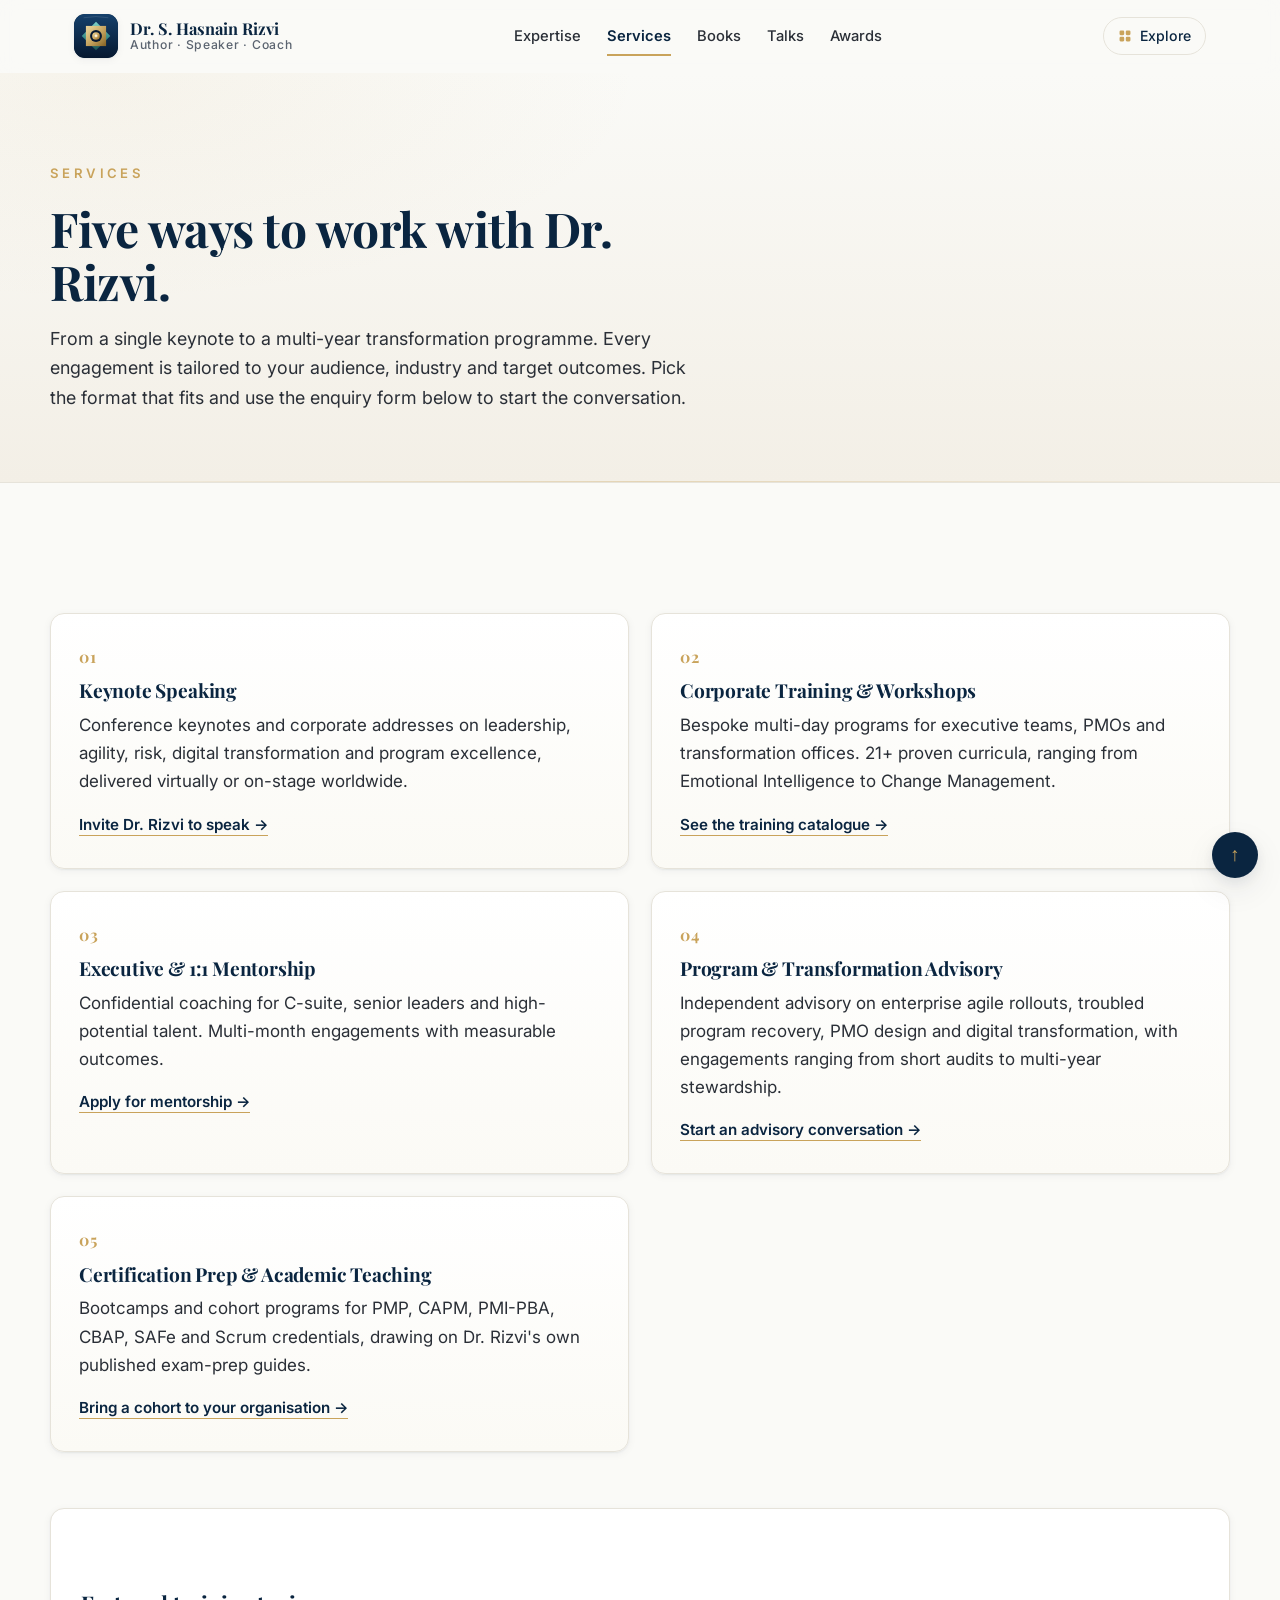
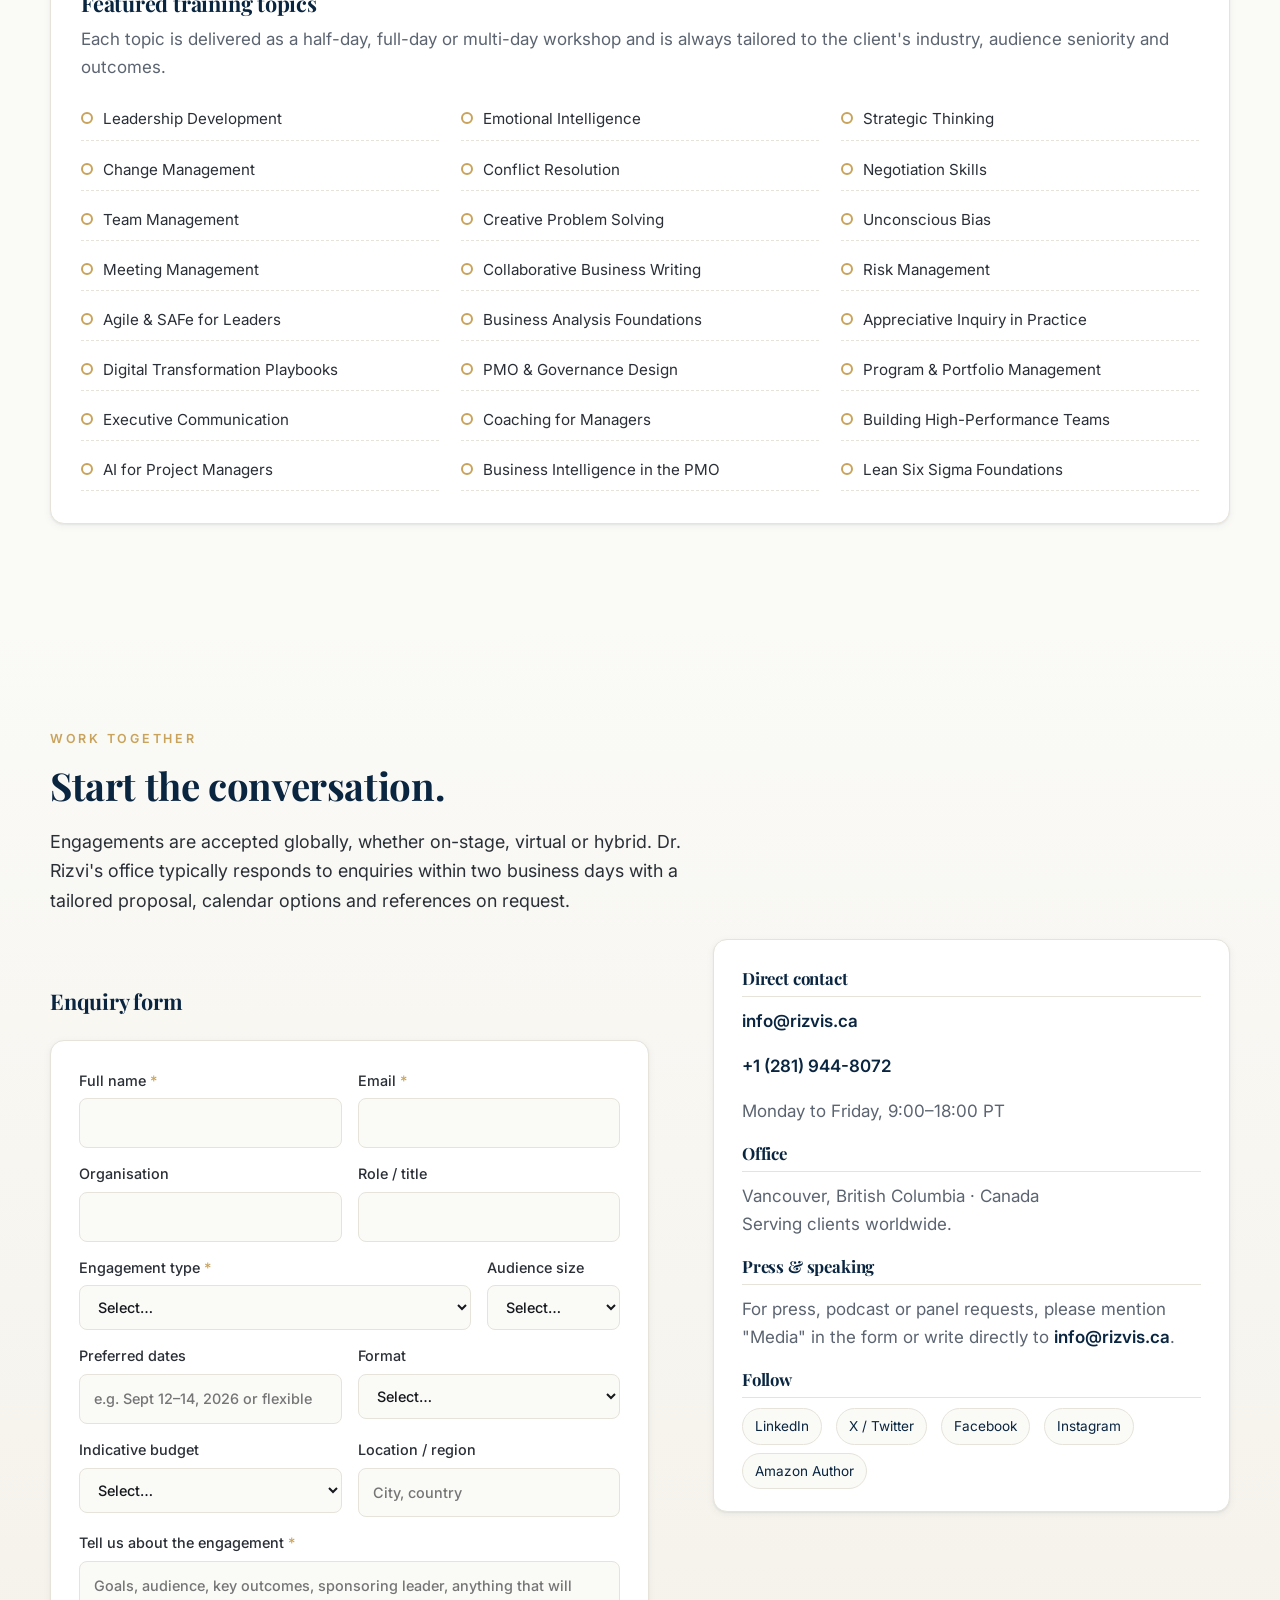
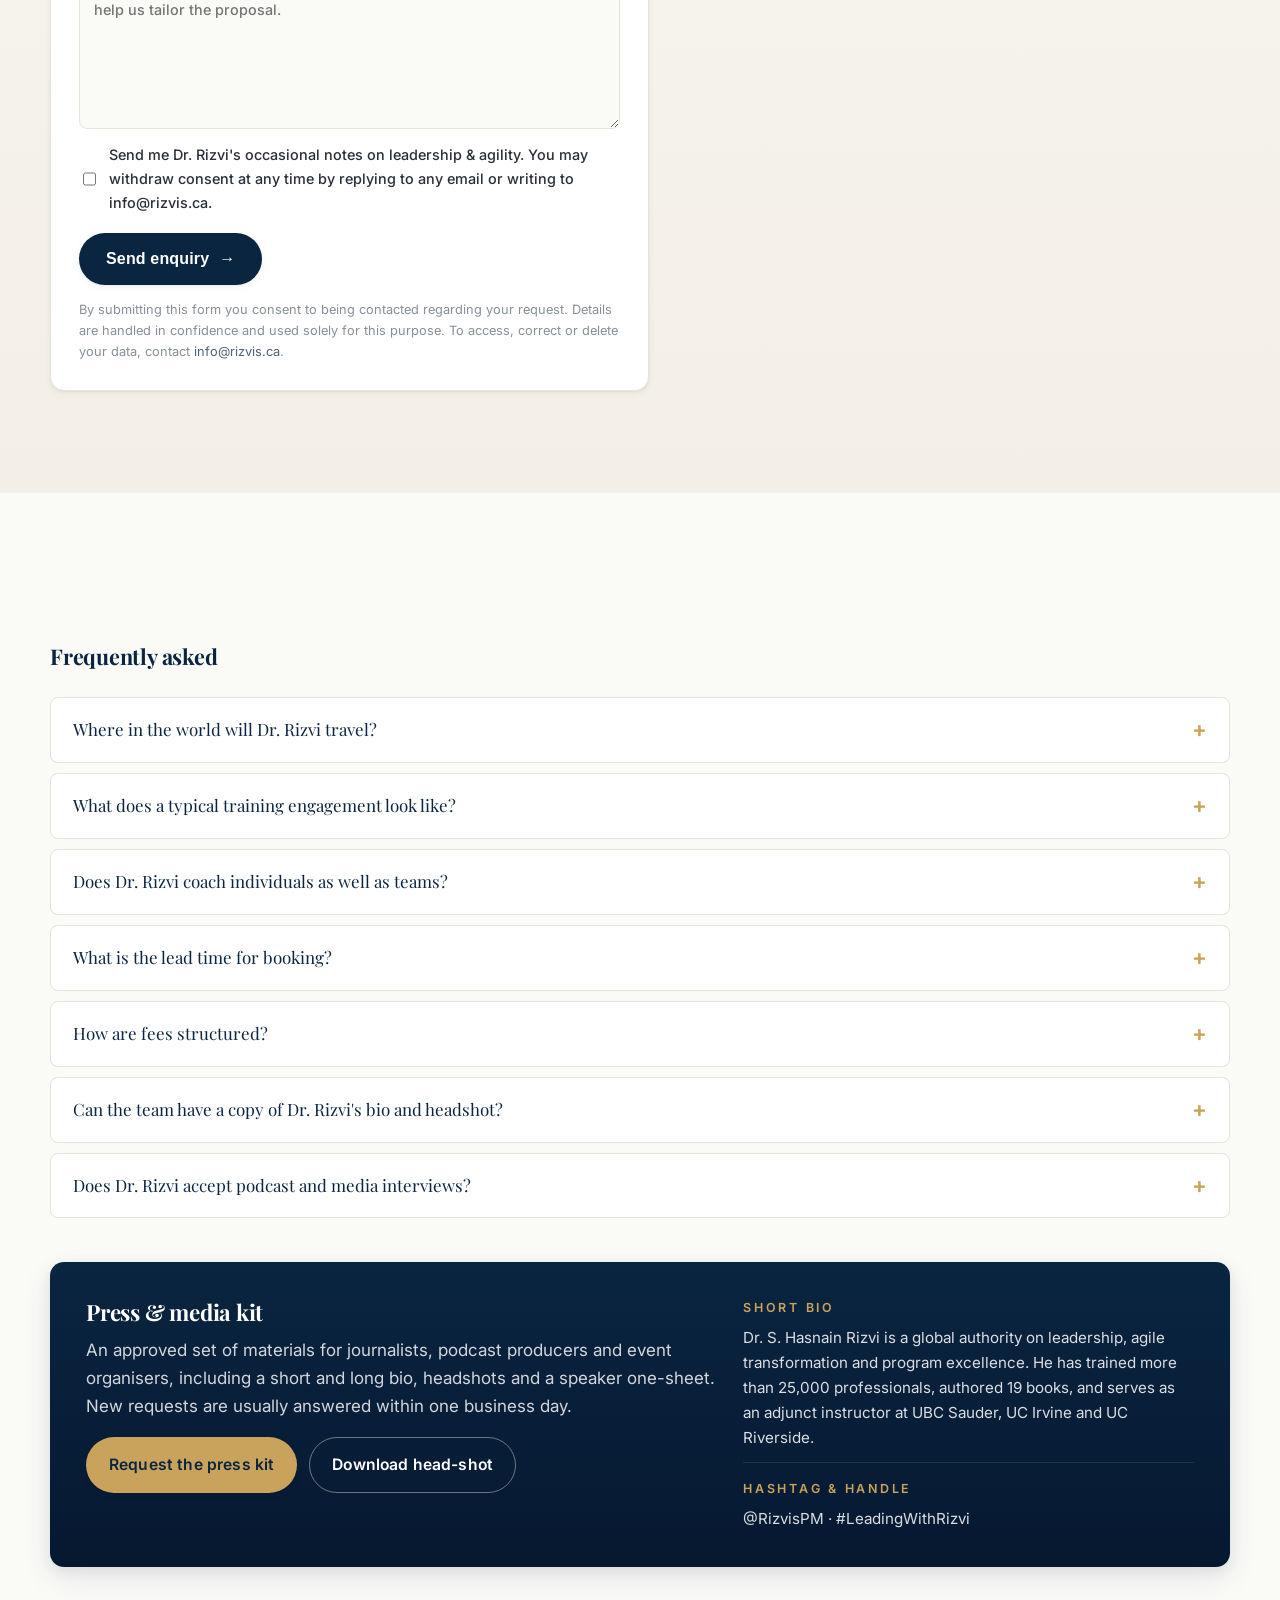
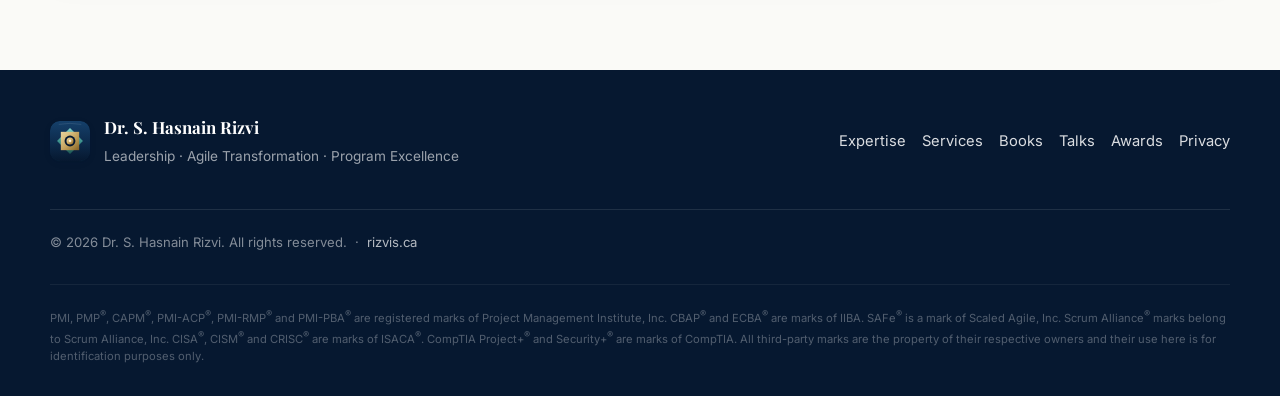
<file: services.html>
<!doctype html>
<html lang="en">
<head>
  <meta charset="utf-8" />
  <meta name="viewport" content="width=device-width, initial-scale=1, viewport-fit=cover" />
  <meta name="theme-color" content="#0a2540" />
  <title>Services | Dr. S. Hasnain Rizvi</title>
  <meta name="description" content="Five ways to engage Dr. Rizvi: keynote speaking, corporate training, executive mentorship, transformation advisory and certification cohorts." />
  <meta property="og:type" content="website" />
  <meta property="og:title" content="Services | Dr. S. Hasnain Rizvi" />
  <meta property="og:description" content="Five distinct engagement formats, from a single keynote to a multi-year transformation advisory." />
  <meta property="og:url" content="https://rizvis.ca/services.html" />
  <meta property="og:image" content="https://rizvis.ca/assets/portrait.png" />
  <meta name="twitter:card" content="summary_large_image" />
  <link rel="icon" href="assets/logo.svg" />
  <link rel="preconnect" href="https://fonts.googleapis.com" />
  <link rel="preconnect" href="https://fonts.gstatic.com" crossorigin />
  <link href="https://fonts.googleapis.com/css2?family=Playfair+Display:wght@500;600;700;800&family=Inter:wght@300;400;500;600;700&display=swap" rel="stylesheet" />
  <link rel="stylesheet" href="styles.css" />
</head>
<body class="page-services">

<a class="skip" href="#main">Skip to main content</a>

<header class="nav" id="nav">
  <div class="nav__inner">
    <a class="brand" href="index.html" aria-label="Dr. S. Hasnain Rizvi, home">
      <span class="brand__mark"><img class="brand__mark__img" src="assets/logo.svg" alt="" aria-hidden="true" /></span>
      <span class="brand__text">
        <span class="brand__name">Dr. S. Hasnain Rizvi</span>
        <span class="brand__sub">Author &middot; Speaker &middot; Coach</span>
      </span>
    </a>
    <nav class="nav__links" aria-label="Primary">
      <a href="expertise.html">Expertise</a>
      <a href="services.html" aria-current="page">Services</a>
      <a href="books.html">Books</a>
      <a href="talks.html">Talks</a>
      <a href="awards.html">Awards</a>
    </nav>
    <button class="nav__explore" type="button" aria-label="Open site explorer" aria-expanded="false" aria-controls="explore-overlay"><svg viewBox="0 0 18 18" aria-hidden="true"><rect x="2" y="2" width="6" height="6" rx="1.5"/><rect x="10" y="2" width="6" height="6" rx="1.5"/><rect x="2" y="10" width="6" height="6" rx="1.5"/><rect x="10" y="10" width="6" height="6" rx="1.5"/></svg><span class="nav__explore-label">Explore</span></button>
    <button class="nav__burger" aria-label="Open menu" aria-expanded="false" aria-controls="mobile-menu">
      <span></span><span></span><span></span>
    </button>
  </div>
  <div class="mobile-menu" id="mobile-menu" hidden>
    <a href="expertise.html">Expertise</a>
    <a href="services.html" aria-current="page">Services</a>
    <a href="books.html">Books</a>
    <a href="talks.html">Talks</a>
    <a href="awards.html">Awards</a>
  </div>
</header>

<main id="main">

<section class="page-hero">
  <div class="page-hero__inner">
    <p class="eyebrow">Services</p>
    <h1>Five ways to work with Dr. Rizvi.</h1>
    <p class="lead">From a single keynote to a multi-year transformation programme. Every engagement is tailored to your audience, industry and target outcomes. Pick the format that fits and use the enquiry form below to start the conversation.</p>
  </div>
</section>

<section class="section section--services">
  <div class="section__inner">
    <div class="services">
      <article class="service">
        <span class="service__num">01</span>
        <h3>Keynote Speaking</h3>
        <p>Conference keynotes and corporate addresses on leadership, agility, risk, digital transformation and program excellence, delivered virtually or on-stage worldwide.</p>
        <a class="link" href="#enquiry-form" data-prefill="Keynote">Invite Dr. Rizvi to speak →</a>
      </article>

      <article class="service">
        <span class="service__num">02</span>
        <h3>Corporate Training &amp; Workshops</h3>
        <p>Bespoke multi-day programs for executive teams, PMOs and transformation offices. 21+ proven curricula, ranging from Emotional Intelligence to Change Management.</p>
        <a class="link" href="#topics">See the training catalogue →</a>
      </article>

      <article class="service">
        <span class="service__num">03</span>
        <h3>Executive &amp; 1:1 Mentorship</h3>
        <p>Confidential coaching for C-suite, senior leaders and high-potential talent. Multi-month engagements with measurable outcomes.</p>
        <a class="link" href="#enquiry-form" data-prefill="Mentorship">Apply for mentorship →</a>
      </article>

      <article class="service">
        <span class="service__num">04</span>
        <h3>Program &amp; Transformation Advisory</h3>
        <p>Independent advisory on enterprise agile rollouts, troubled program recovery, PMO design and digital transformation, with engagements ranging from short audits to multi-year stewardship.</p>
        <a class="link" href="#enquiry-form" data-prefill="Advisory">Start an advisory conversation →</a>
      </article>

      <article class="service">
        <span class="service__num">05</span>
        <h3>Certification Prep &amp; Academic Teaching</h3>
        <p>Bootcamps and cohort programs for PMP, CAPM, PMI-PBA, CBAP, SAFe and Scrum credentials, drawing on Dr. Rizvi's own published exam-prep guides.</p>
        <a class="link" href="#enquiry-form" data-prefill="Cohort">Bring a cohort to your organisation →</a>
      </article>
    </div>

    <div class="topics" id="topics">
      <h3 class="subhead">Featured training topics</h3>
      <p class="muted">Each topic is delivered as a half-day, full-day or multi-day workshop and is always tailored to the client's industry, audience seniority and outcomes.</p>
      <ul class="topic-grid">
        <li>Leadership Development</li>
        <li>Emotional Intelligence</li>
        <li>Strategic Thinking</li>
        <li>Change Management</li>
        <li>Conflict Resolution</li>
        <li>Negotiation Skills</li>
        <li>Team Management</li>
        <li>Creative Problem Solving</li>
        <li>Unconscious Bias</li>
        <li>Meeting Management</li>
        <li>Collaborative Business Writing</li>
        <li>Risk Management</li>
        <li>Agile &amp; SAFe for Leaders</li>
        <li>Business Analysis Foundations</li>
        <li>Appreciative Inquiry in Practice</li>
        <li>Digital Transformation Playbooks</li>
        <li>PMO &amp; Governance Design</li>
        <li>Program &amp; Portfolio Management</li>
        <li>Executive Communication</li>
        <li>Coaching for Managers</li>
        <li>Building High-Performance Teams</li>
        <li>AI for Project Managers</li>
        <li>Business Intelligence in the PMO</li>
        <li>Lean Six Sigma Foundations</li>
      </ul>
    </div>
  </div>
</section>

<!-- ENQUIRY FORM (was on Connect page; merged here so Services tells visitors WHAT he offers AND HOW to engage) -->
<section class="section section--hire" id="enquiry-form">
  <div class="section__inner">
    <p class="section__eyebrow">Work together</p>
    <h2 class="section__title">Start the conversation.</h2>
    <p class="lead">Engagements are accepted globally, whether on-stage, virtual or hybrid. Dr. Rizvi's office typically responds to enquiries within two business days with a tailored proposal, calendar options and references on request.</p>
  </div>

  <div class="section__inner two-col two-col--reverse" style="margin-top:24px;">

    <div class="col-left">
      <h3 class="subhead">Enquiry form</h3>
      <form class="hire-form" id="hireForm" novalidate>
        <div class="row">
          <label><span>Full name <em>*</em></span><input type="text" name="name" required autocomplete="name" /></label>
          <label><span>Email <em>*</em></span><input type="email" name="email" required autocomplete="email" /></label>
        </div>
        <div class="row">
          <label><span>Organisation</span><input type="text" name="org" autocomplete="organization" /></label>
          <label><span>Role / title</span><input type="text" name="title" autocomplete="organization-title" /></label>
        </div>
        <div class="row">
          <label>
            <span>Engagement type <em>*</em></span>
            <select name="engagement" required>
              <option value="">Select…</option>
              <option>Keynote / public speaking</option>
              <option>Corporate training or workshop</option>
              <option>Executive or 1:1 mentorship</option>
              <option>Program / transformation advisory</option>
              <option>Certification cohort (PMP, CAPM, PBA, SAFe, etc.)</option>
              <option>University / academic engagement</option>
              <option>Media, podcast or panel</option>
              <option>Other</option>
            </select>
          </label>
          <label>
            <span>Audience size</span>
            <select name="audience">
              <option value="">Select…</option>
              <option>1 to 10</option>
              <option>11 to 50</option>
              <option>51 to 200</option>
              <option>201 to 1,000</option>
              <option>1,000+</option>
            </select>
          </label>
        </div>
        <div class="row">
          <label><span>Preferred dates</span><input type="text" name="dates" placeholder="e.g. Sept 12–14, 2026 or flexible" /></label>
          <label>
            <span>Format</span>
            <select name="format">
              <option value="">Select…</option>
              <option>In-person</option>
              <option>Virtual</option>
              <option>Hybrid</option>
              <option>Not yet decided</option>
            </select>
          </label>
        </div>
        <div class="row">
          <label>
            <span>Indicative budget</span>
            <select name="budget">
              <option value="">Select…</option>
              <option>Under USD 10k</option>
              <option>USD 10k to 25k</option>
              <option>USD 25k to 50k</option>
              <option>USD 50k to 100k</option>
              <option>USD 100k+</option>
              <option>Discuss</option>
            </select>
          </label>
          <label><span>Location / region</span><input type="text" name="location" placeholder="City, country" /></label>
        </div>
        <label class="full">
          <span>Tell us about the engagement <em>*</em></span>
          <textarea name="message" rows="6" required placeholder="Goals, audience, key outcomes, sponsoring leader, anything that will help us tailor the proposal."></textarea>
        </label>

        <label class="check">
          <input type="checkbox" name="newsletter" />
          <span>Send me Dr. Rizvi's occasional notes on leadership &amp; agility. You may withdraw consent at any time by replying to any email or writing to info@rizvis.ca.</span>
        </label>

        <button class="btn btn--primary btn--lg" type="submit">Send enquiry <span aria-hidden="true">&rarr;</span></button>
        <p class="form-note" id="formNote" role="status" aria-live="polite"></p>
        <p class="form-note" style="font-size:0.8rem;opacity:0.72;margin-top:6px;">By submitting this form you consent to being contacted regarding your request. Details are handled in confidence and used solely for this purpose. To access, correct or delete your data, contact <a href="mailto:info@rizvis.ca?subject=Privacy%20request">info@rizvis.ca</a>.</p>
      </form>
    </div>

    <aside class="col-right card card--contact">
      <h3 class="card__title">Direct contact</h3>
      <p><a class="contact-link" href="mailto:info@rizvis.ca">info@rizvis.ca</a></p>
      <p><a class="contact-link" href="tel:+12819448072">+1 (281) 944-8072</a></p>
      <p class="muted">Monday to Friday, 9:00–18:00 PT</p>

      <h3 class="card__title">Office</h3>
      <p class="muted">Vancouver, British Columbia &middot; Canada<br/>Serving clients worldwide.</p>

      <h3 class="card__title">Press &amp; speaking</h3>
      <p class="muted">For press, podcast or panel requests, please mention "Media" in the form or write directly to <a class="contact-link" href="mailto:info@rizvis.ca?subject=Media%20enquiry">info@rizvis.ca</a>.</p>

      <h3 class="card__title">Follow</h3>
      <ul class="socials">
        <li><a href="https://www.linkedin.com/in/rizvi/" target="_blank" rel="noopener">LinkedIn</a></li>
        <li><a href="https://twitter.com/RizvisPM" target="_blank" rel="noopener">X / Twitter</a></li>
        <li><a href="https://www.facebook.com/RizvisPM" target="_blank" rel="noopener">Facebook</a></li>
        <li><a href="https://www.instagram.com/reel/DVrQBi5EZtO/" target="_blank" rel="noopener">Instagram</a></li>
        <li><a href="https://www.amazon.com/stores/author/B00SU4S14A" target="_blank" rel="noopener">Amazon Author</a></li>
      </ul>
    </aside>
  </div>
</section>

<!-- FAQ + PRESS KIT (was on Connect page) -->
<section class="section section--faq" id="faq">
  <div class="section__inner">
    <h2 class="subhead">Frequently asked</h2>
    <div class="faq">
      <details>
        <summary>Where in the world will Dr. Rizvi travel?</summary>
        <p>Globally. Dr. Rizvi has spoken and trained on three continents, spanning North America, Europe and Asia (from the Middle East to China), and accepts virtual, hybrid and in-person engagements. Travel from Vancouver, BC.</p>
      </details>
      <details>
        <summary>What does a typical training engagement look like?</summary>
        <p>From a 60-minute keynote to a four-day immersive workshop, all curricula are tailored to your industry, audience seniority and target outcomes. Multi-cohort programmes (e.g. an annual leadership academy) are designed with your L&amp;D team and delivered alongside ongoing coaching.</p>
      </details>
      <details>
        <summary>Does Dr. Rizvi coach individuals as well as teams?</summary>
        <p>Yes. Confidential 1:1 coaching is offered to C-suite leaders, high-potential talent and certification candidates (PMP, CAPM, CBAP, PMI-ACP, PMI-RMP, PMI-PBA, Lean Six Sigma, SAFe, Scrum and other disciplines). Engagements typically run 3&ndash;12 months.</p>
      </details>
      <details>
        <summary>What is the lead time for booking?</summary>
        <p>Typically within two business days for a tailored proposal. Most keynotes and workshops are confirmed 6&ndash;12 weeks out; multi-month coaching and advisory engagements are scheduled further ahead. Urgent / replacement-speaker requests are considered when the calendar permits.</p>
      </details>
      <details>
        <summary>How are fees structured?</summary>
        <p>Fees depend on format, audience size, preparation required and travel. Indicative ranges are captured in the enquiry form; Dr. Rizvi's office will confirm a fixed quote, including any travel and licencing costs, within the proposal.</p>
      </details>
      <details>
        <summary>Can the team have a copy of Dr. Rizvi's bio and headshot?</summary>
        <p>Yes, the press kit below contains an approved short bio, long bio, headshots in print and web resolution, and a high-resolution version of the speaker one-sheet. Mention "Press / Media" in the enquiry form for additional assets (intro reel, custom topic abstracts, etc.).</p>
      </details>
      <details>
        <summary>Does Dr. Rizvi accept podcast and media interviews?</summary>
        <p>Selectively, yes, particularly on leadership, agile transformation, AI in project delivery, risk management and the future of work. Please use the enquiry form and choose "Media, podcast or panel."</p>
      </details>
    </div>

    <div class="press-kit" id="press">
      <div class="press-kit__copy">
        <h3>Press &amp; media kit</h3>
        <p>An approved set of materials for journalists, podcast producers and event organisers, including a short and long bio, headshots and a speaker one-sheet. New requests are usually answered within one business day.</p>
        <div class="press-kit__cta">
          <a class="btn btn--primary" href="mailto:info@rizvis.ca?subject=Press%20kit%20request%20-%20Dr.%20Hasnain%20Rizvi&amp;body=Hello%2C%0A%0APlease%20send%20the%20current%20press%20kit%20for%20Dr.%20Hasnain%20Rizvi.%0A%0APublication%20%2F%20outlet%3A%0AAngle%20%2F%20topic%3A%0ADeadline%3A%0A%0AThank%20you.">Request the press kit</a>
          <a class="btn btn--ghost" href="assets/portrait.png" download="Dr-Hasnain-Rizvi-headshot.png">Download head-shot</a>
        </div>
      </div>
      <div class="press-kit__facts">
        <h4>Short bio</h4>
        <p>Dr. S. Hasnain Rizvi is a global authority on leadership, agile transformation and program excellence. He has trained more than 25,000 professionals, authored 19 books, and serves as an adjunct instructor at UBC Sauder, UC Irvine and UC Riverside.</p>
        <h4>Hashtag &amp; handle</h4>
        <p>@RizvisPM &middot; #LeadingWithRizvi</p>
      </div>
    </div>
  </div>
</section>

</main>

<footer class="footer">
  <div class="footer__inner">
    <div class="footer__brand">
      <span class="brand__mark"><img class="brand__mark__img" src="assets/logo.svg" alt="" aria-hidden="true" /></span>
      <div>
        <strong>Dr. S. Hasnain Rizvi</strong>
        <span>Leadership &middot; Agile Transformation &middot; Program Excellence</span>
      </div>
    </div>
    <nav class="footer__nav" aria-label="Footer">
      <a href="expertise.html">Expertise</a>
      <a href="services.html">Services</a>
      <a href="books.html">Books</a>
      <a href="talks.html">Talks</a>
      <a href="awards.html">Awards</a>
      <a href="mailto:info@rizvis.ca?subject=Privacy%20enquiry">Privacy</a>
    </nav>
    <p class="footer__copy">© <span id="year">2026</span> Dr. S. Hasnain Rizvi. All rights reserved. &nbsp;·&nbsp; <a href="https://rizvis.ca/" target="_blank" rel="noopener">rizvis.ca</a></p>
    <p class="footer__copy" style="font-size:0.7rem;opacity:0.6;margin-top:6px;line-height:1.6;">PMI, PMP<sup>&reg;</sup>, CAPM<sup>&reg;</sup>, PMI-ACP<sup>&reg;</sup>, PMI-RMP<sup>&reg;</sup> and PMI-PBA<sup>&reg;</sup> are registered marks of Project Management Institute, Inc. CBAP<sup>&reg;</sup> and ECBA<sup>&reg;</sup> are marks of IIBA. SAFe<sup>&reg;</sup> is a mark of Scaled Agile, Inc. Scrum Alliance<sup>&reg;</sup> marks belong to Scrum Alliance, Inc. CISA<sup>&reg;</sup>, CISM<sup>&reg;</sup> and CRISC<sup>&reg;</sup> are marks of ISACA<sup>&reg;</sup>. CompTIA Project+<sup>&reg;</sup> and Security+<sup>&reg;</sup> are marks of CompTIA. All third-party marks are the property of their respective owners and their use here is for identification purposes only.</p>
  </div>
</footer>

<!-- EXPLORE OVERLAY -->
<div class="explore-overlay" id="explore-overlay" hidden role="dialog" aria-modal="true" aria-labelledby="explore-title">
  <div class="explore-overlay__backdrop" data-explore-close></div>
  <div class="explore-overlay__panel" role="document">
    <div class="explore-overlay__head">
      <p class="eyebrow">Explore</p>
      <h2 id="explore-title">A site organised the way Dr. Rizvi works.</h2>
      <button class="explore-overlay__close" type="button" data-explore-close aria-label="Close explorer">&times;</button>
    </div>
    <p class="explore-overlay__lede">Every chapter of the practice has its own page. Pick where you want to start.</p>
    <div class="explore-grid grid grid--3">      <a class="explore-card" href="services.html">
        <p class="eyebrow">Services</p>
        <h3>Five ways to engage.</h3>
        <p>Keynotes, corporate training, executive mentorship, advisory work and certification cohorts, each tailored to your audience.</p>
        <span class="explore-card__link">See how to engage &rarr;</span>
      </a>
      <a class="explore-card" href="books.html">
        <p class="eyebrow">Books</p>
        <h3>Nineteen titles &amp; counting.</h3>
        <p>From <em>Appreciative Inquiry</em> and <em>Emotional Intelligence for PMs</em> to widely used PMP, CAPM, PMI-RMP and ACP prep guides.</p>
        <span class="explore-card__link">Browse the library &rarr;</span>
      </a>
      <a class="explore-card" href="talks.html">
        <p class="eyebrow">Talks</p>
        <h3>On stage &amp; on screen.</h3>
        <p>Featured speaker at PMI Houston, JAH Talk Show, AI World Series, and a growing video archive on YouTube.</p>
        <span class="explore-card__link">Watch the talks &rarr;</span>
      </a>
      <a class="explore-card" href="expertise.html">
        <p class="eyebrow">Expertise</p>
        <h3>Where Dr. Rizvi creates value.</h3>
        <p>Leadership and culture, agile and digital transformation, program excellence, business analysis, risk and executive coaching.</p>
        <span class="explore-card__link">Map the practice &rarr;</span>
      </a>
      <a class="explore-card" href="awards.html">
        <p class="eyebrow">Awards</p>
        <h3>Recognised by the profession.</h3>
        <p>AI World Series, International Business Excellence Awards Dubai, British Computer Society Fellowship, PMI OPM3 consultant.</p>
        <span class="explore-card__link">See the recognition &rarr;</span>
      </a>
    </div>
  </div>
</div>


<button class="to-top" id="toTop" aria-label="Back to top" hidden>↑</button>
<script src="script.js" defer></script>
</body>
</html>
</file>
<file: styles.css>
/* ---------------------------------------------------------------
   Dr. S. Hasnain Rizvi — editorial professional theme
   --------------------------------------------------------------- */

:root {
  --navy:       #0a2540;
  --navy-2:     #112e4f;
  --navy-deep:  #061830;
  --gold:       #c9a35b;
  --gold-soft:  #e3c98e;
  --ink:        #15181d;
  --ink-soft:   #2a2f37;
  --muted:      #5b6470;
  --line:       #e6e3da;
  --paper:      #fafaf7;
  --paper-2:    #f3efe6;
  --white:      #ffffff;
  --shadow-sm:  0 1px 2px rgba(10,37,64,.06), 0 2px 8px rgba(10,37,64,.05);
  --shadow-md:  0 4px 14px rgba(10,37,64,.08), 0 12px 32px rgba(10,37,64,.08);
  --shadow-lg:  0 24px 60px rgba(10,37,64,.18);
  --radius:     14px;
  --radius-sm:  8px;
  --maxw:       1180px;
  --serif:      "Playfair Display", "Iowan Old Style", Georgia, "Times New Roman", serif;
  --sans:       "Inter", -apple-system, BlinkMacSystemFont, "Segoe UI", Roboto, "Helvetica Neue", Arial, sans-serif;
}

* { box-sizing: border-box; }
html { scroll-behavior: smooth; }
@media (prefers-reduced-motion: reduce) {
  html { scroll-behavior: auto; }
  * { animation: none !important; transition: none !important; }
}

body {
  margin: 0;
  background: var(--paper);
  color: var(--ink);
  font-family: var(--sans);
  font-size: 17px;
  line-height: 1.65;
  -webkit-font-smoothing: antialiased;
  text-rendering: optimizeLegibility;
}

img, iframe { max-width: 100%; display: block; }
a { color: var(--navy); text-decoration: none; transition: color .2s ease; }
a:hover { color: var(--gold); }

:focus-visible {
  outline: 2px solid var(--gold);
  outline-offset: 3px;
  border-radius: 4px;
}

.skip {
  position: absolute; left: -9999px; top: auto;
  background: var(--navy); color: var(--white);
  padding: 10px 14px; border-radius: 6px;
  z-index: 1000;
}
.skip:focus { left: 16px; top: 16px; }

/* ---------- Typography ---------- */
h1, h2, h3 { font-family: var(--serif); font-weight: 700; color: var(--navy); letter-spacing: -0.01em; }
h1 { font-size: clamp(2.2rem, 4.6vw, 3.6rem); line-height: 1.08; margin: 0 0 .6em; }
h2 { font-size: clamp(1.7rem, 3vw, 2.4rem); line-height: 1.15; margin: 0 0 .5em; }
h3 { font-size: 1.25rem; line-height: 1.3; margin: 0 0 .4em; }
p  { margin: 0 0 1em; color: var(--ink-soft); }
.lead { font-size: 1.12rem; color: var(--ink-soft); max-width: 62ch; }
.muted { color: var(--muted); }
.accent { color: var(--gold); }
em { font-style: italic; color: inherit; }

/* ---------- Layout helpers ---------- */
.section { padding: clamp(56px, 8vw, 110px) 24px; position: relative; }
.section__inner { max-width: var(--maxw); margin: 0 auto; }
.section__eyebrow {
  font-family: var(--sans); font-size: .78rem;
  letter-spacing: .22em; text-transform: uppercase;
  color: var(--gold); font-weight: 600;
  margin: 0 0 14px;
}
.section__title { max-width: 22ch; }
.subhead { margin-top: 48px; font-family: var(--serif); font-size: 1.35rem; color: var(--navy); }

.two-col {
  display: grid; gap: clamp(28px, 5vw, 64px);
  grid-template-columns: 1.4fr 1fr; align-items: start;
}
.two-col--reverse { grid-template-columns: 1.1fr 1fr; }
@media (max-width: 880px) {
  .two-col, .two-col--reverse { grid-template-columns: 1fr; }
}

/* ---------- Navigation ---------- */
.nav {
  position: sticky; top: 0; z-index: 50;
  background: rgba(250,250,247,.85);
  backdrop-filter: saturate(160%) blur(10px);
  -webkit-backdrop-filter: saturate(160%) blur(10px);
  border-bottom: 1px solid transparent;
  transition: background .25s ease, border-color .25s ease, box-shadow .25s ease;
}
.nav.is-scrolled {
  background: rgba(250,250,247,.94);
  border-bottom-color: var(--line);
  box-shadow: var(--shadow-sm);
}
.nav__inner {
  max-width: var(--maxw);
  margin: 0 auto;
  display: flex; align-items: center; justify-content: space-between;
  padding: 14px 24px;
  gap: 24px;
}
.brand {
  display: inline-flex; align-items: center; gap: 12px; color: var(--navy);
}
.brand__mark {
  display: inline-grid; place-items: center;
  width: 44px; height: 44px;
  border-radius: 11px;
  background: var(--navy); /* fallback in case SVG fails to load */
  box-shadow: var(--shadow-sm);
  overflow: hidden;
  flex-shrink: 0;
}
.brand__mark__img {
  width: 100%; height: 100%; display: block;
}
.brand__text { display: flex; flex-direction: column; line-height: 1.1; }
.brand__name { font-family: var(--serif); font-weight: 700; font-size: 1.02rem; color: var(--navy); }
.brand__sub { font-size: .76rem; letter-spacing: .06em; color: var(--muted); font-weight: 500; }

.nav__links { display: flex; align-items: center; gap: 26px; }
.nav__links a {
  font-size: .92rem; font-weight: 500; color: var(--ink-soft);
  position: relative;
}
.nav__links a:hover { color: var(--navy); }
.nav__links a::after {
  content: ""; position: absolute; left: 0; right: 0; bottom: -8px;
  height: 2px; background: var(--gold); transform: scaleX(0); transform-origin: left;
  transition: transform .25s ease;
}
.nav__links a:hover::after { transform: scaleX(1); }

.nav__cta {
  background: var(--navy); color: var(--white) !important;
  padding: 10px 18px; border-radius: 999px;
  font-weight: 600 !important; font-size: .9rem;
}
.nav__cta::after { display: none; }
.nav__cta:hover { background: var(--navy-2); }

.nav__explore {
  display: inline-flex; align-items: center; gap: 8px;
  height: 38px; padding: 0 14px;
  background: transparent; color: var(--navy);
  border: 1px solid var(--line); border-radius: 999px;
  cursor: pointer; font: inherit; font-size: .88rem; font-weight: 500;
  transition: background .2s ease, border-color .2s ease, color .2s ease;
}
.nav__explore:hover { background: var(--navy); color: var(--white); border-color: var(--navy); }
.nav__explore:hover svg { fill: var(--gold); }
.nav__explore svg { width: 14px; height: 14px; fill: var(--gold); transition: fill .2s ease; }
.nav__explore[aria-expanded="true"] { background: var(--navy); color: var(--white); }
.nav__explore[aria-expanded="true"] svg { fill: var(--gold); }

.nav__burger {
  display: none; background: none; border: 0;
  width: 40px; height: 40px; cursor: pointer; padding: 8px;
}
.nav__burger span {
  display: block; height: 2px; background: var(--navy);
  margin: 5px 0; transition: transform .25s ease, opacity .25s ease;
}
.nav__burger[aria-expanded="true"] span:nth-child(1) { transform: translateY(7px) rotate(45deg); }
.nav__burger[aria-expanded="true"] span:nth-child(2) { opacity: 0; }
.nav__burger[aria-expanded="true"] span:nth-child(3) { transform: translateY(-7px) rotate(-45deg); }

@media (max-width: 880px) {
  .nav__links { display: none; }
  .nav__burger { display: block; }
  .nav__explore-label { display: none; }
  .nav__explore { padding: 0 10px; height: 36px; }
}

.mobile-menu {
  position: fixed; inset: 64px 0 auto 0;
  background: var(--paper);
  border-bottom: 1px solid var(--line);
  padding: 12px 24px 24px;
  display: flex; flex-direction: column; gap: 4px;
  box-shadow: var(--shadow-md);
  z-index: 49;
}
.mobile-menu[hidden] { display: none; }
.mobile-menu a {
  display: block; padding: 14px 4px; font-size: 1.05rem;
  color: var(--ink); border-bottom: 1px solid var(--line);
}
.mobile-menu a:last-child { border-bottom: 0; }
.mobile-menu__cta {
  margin-top: 12px; text-align: center;
  background: var(--navy); color: var(--white) !important;
  border-radius: 999px; padding: 14px 18px !important; border: 0 !important;
}

/* ---------- Buttons ---------- */
.btn {
  display: inline-flex; align-items: center; gap: 10px;
  padding: 14px 22px; border-radius: 999px;
  font-weight: 600; font-size: .98rem; letter-spacing: .01em;
  cursor: pointer; border: 1px solid transparent;
  transition: transform .15s ease, background .2s ease, color .2s ease, border-color .2s ease, box-shadow .2s ease;
}
.btn--primary { background: var(--navy); color: var(--white); box-shadow: var(--shadow-sm); }
.btn--primary:hover { background: var(--gold); color: var(--navy); transform: translateY(-1px); }
.btn--ghost { background: transparent; color: var(--navy); border-color: var(--navy); }
.btn--ghost:hover { background: var(--navy); color: var(--white); }
.btn--lg { padding: 16px 26px; font-size: 1rem; }
.btn--small { padding: 9px 14px; font-size: .85rem; border-radius: 8px; }
.btn--small.btn--ghost { padding: 8px 13px; }

/* ---------- HERO ---------- */
.hero {
  position: relative;
  padding: clamp(56px, 9vw, 120px) 24px clamp(56px, 8vw, 110px);
  overflow: hidden;
  background:
    radial-gradient(1100px 540px at 8% 0%, rgba(201,163,91,.12), transparent 60%),
    radial-gradient(900px 540px at 100% 100%, rgba(10,37,64,.07), transparent 60%),
    linear-gradient(180deg, var(--paper) 0%, var(--paper-2) 100%);
}
.hero__bg {
  position: absolute; inset: 0;
  background-image:
    linear-gradient(transparent 95%, rgba(10,37,64,.06) 95%),
    linear-gradient(90deg, transparent 95%, rgba(10,37,64,.06) 95%);
  background-size: 60px 60px;
  mask-image: radial-gradient(60% 60% at 50% 40%, #000 60%, transparent 100%);
  -webkit-mask-image: radial-gradient(60% 60% at 50% 40%, #000 60%, transparent 100%);
  pointer-events: none;
  opacity: .55;
}
.hero__inner {
  max-width: var(--maxw); margin: 0 auto;
  display: grid; grid-template-columns: 1.3fr 1fr; gap: clamp(36px, 6vw, 80px);
  align-items: center; position: relative;
}
@media (max-width: 940px) { .hero__inner { grid-template-columns: 1fr; } }

.eyebrow {
  font-family: var(--sans);
  font-size: .82rem; letter-spacing: .26em; text-transform: uppercase;
  color: var(--gold); font-weight: 600; margin: 0 0 18px;
}
.hero__title { color: var(--navy); }
.hero__lede { font-size: 1.18rem; color: var(--ink-soft); max-width: 60ch; margin-top: 6px; }
.hero__cta { display: flex; flex-wrap: wrap; gap: 14px; margin: 28px 0 22px; }
.hero__badges {
  list-style: none; padding: 0; margin: 18px 0 0;
  display: flex; flex-wrap: wrap; gap: 8px 18px;
  font-size: .9rem; color: var(--muted);
}
.hero__badges li { position: relative; padding-left: 14px; }
.hero__badges li::before {
  content: ""; position: absolute; left: 0; top: 9px;
  width: 6px; height: 6px; background: var(--gold); border-radius: 50%;
}

.hero__portrait { display: grid; place-items: center; }
.portrait {
  position: relative;
  width: min(420px, 100%); aspect-ratio: 4/5;
  border-radius: 18px;
  background:
    linear-gradient(160deg, var(--navy-2), var(--navy) 60%, var(--navy-deep));
  box-shadow: var(--shadow-lg);
  overflow: hidden;
  isolation: isolate;
}
.portrait img {
  width: 100%; height: 100%; object-fit: cover;
  filter: contrast(1.02) saturate(1.02);
}
.portrait__ring {
  position: absolute; inset: -8px;
  border-radius: 22px;
  border: 1px solid rgba(201,163,91,.55);
  z-index: -1;
  background: linear-gradient(160deg, rgba(201,163,91,.2), transparent 60%);
}

/* ---------- STATS strip ---------- */
.stats {
  background: var(--navy);
  color: var(--white);
  padding: 28px 24px;
}
.stats__inner {
  max-width: var(--maxw); margin: 0 auto;
  display: grid; grid-template-columns: repeat(5, 1fr); gap: 24px;
  text-align: center;
}
.stat strong {
  display: block; font-family: var(--serif);
  font-size: clamp(1.4rem, 2.6vw, 2rem);
  color: var(--gold); margin-bottom: 4px;
}
.stat span { color: rgba(255,255,255,.78); font-size: .9rem; }
@media (max-width: 900px) {
  .stats__inner { grid-template-columns: repeat(2, 1fr); gap: 18px; }
}
@media (max-width: 480px) {
  .stats__inner { grid-template-columns: 1fr; }
}

/* ---------- ABOUT ---------- */
.section--about { background: var(--paper); }
.card {
  background: var(--white);
  border: 1px solid var(--line);
  border-radius: var(--radius);
  padding: 28px 28px 22px;
  box-shadow: var(--shadow-sm);
}
.card__title {
  font-family: var(--serif); color: var(--navy);
  font-size: 1.05rem; margin: 18px 0 10px;
  padding-bottom: 6px; border-bottom: 1px solid var(--line);
}
.card__title:first-child { margin-top: 0; }
.card__list { list-style: none; padding: 0; margin: 0 0 8px; }
.card__list li {
  padding: 8px 0; border-bottom: 1px dashed var(--line);
  font-size: .96rem; color: var(--ink-soft);
}
.card__list li:last-child { border-bottom: 0; }
.card__list strong { color: var(--navy); }

/* ---------- EXPERTISE ---------- */
.section--expertise { background: var(--paper-2); }
.grid { display: grid; gap: 22px; }
.grid--3 { grid-template-columns: repeat(3, 1fr); }
@media (max-width: 900px) { .grid--3 { grid-template-columns: 1fr 1fr; } }
@media (max-width: 600px) { .grid--3 { grid-template-columns: 1fr; } }

.tile {
  background: var(--white); border-radius: var(--radius);
  padding: 28px 26px; border: 1px solid var(--line);
  box-shadow: var(--shadow-sm);
  transition: transform .25s ease, box-shadow .25s ease, border-color .25s ease;
  position: relative; overflow: hidden;
}
.tile::before {
  content: ""; position: absolute; top: 0; left: 0; right: 0; height: 3px;
  background: linear-gradient(90deg, var(--gold), transparent 70%);
  transform: scaleX(0); transform-origin: left; transition: transform .3s ease;
}
.tile:hover { transform: translateY(-3px); box-shadow: var(--shadow-md); border-color: rgba(201,163,91,.4); }
.tile:hover::before { transform: scaleX(1); }
.tile h3 { font-family: var(--serif); color: var(--navy); margin-bottom: 8px; }
.tile p { color: var(--ink-soft); margin: 0; font-size: .98rem; }

.chips {
  list-style: none; padding: 0; margin: 0;
  display: flex; flex-wrap: wrap; gap: 8px;
}
.chips li {
  background: var(--white);
  border: 1px solid var(--line);
  color: var(--navy);
  font-size: .82rem; font-weight: 500;
  padding: 7px 12px; border-radius: 999px;
  letter-spacing: .02em;
}

/* Grouped certification list — Expertise page */
.certs { margin-top: 18px; display: grid; gap: 20px; }
.cert-group { display: grid; gap: 8px; }
.cert-group__label {
  font-family: var(--sans);
  font-size: .72rem; letter-spacing: .22em; text-transform: uppercase;
  color: var(--gold); font-weight: 600;
  margin: 0; padding-bottom: 6px;
  border-bottom: 1px solid var(--line);
}

/* ---------- SERVICES ---------- */
.section--services { background: var(--paper); }
.services {
  display: grid; grid-template-columns: repeat(2, 1fr); gap: 22px;
  margin-top: 28px;
}
@media (max-width: 800px) { .services { grid-template-columns: 1fr; } }
.service {
  background: linear-gradient(180deg, var(--white), #fbfaf5);
  border: 1px solid var(--line);
  border-radius: var(--radius);
  padding: 30px 28px;
  box-shadow: var(--shadow-sm);
  position: relative;
  transition: transform .25s ease, box-shadow .25s ease;
}
.service:hover { transform: translateY(-3px); box-shadow: var(--shadow-md); }
.service__num {
  font-family: var(--serif); font-weight: 700;
  color: var(--gold); font-size: 1rem; letter-spacing: .04em;
  display: block; margin-bottom: 8px;
}
.service h3 { color: var(--navy); margin-bottom: 8px; font-size: 1.2rem; }
.service p { color: var(--ink-soft); margin: 0 0 14px; }
.link {
  color: var(--navy); font-weight: 600; font-size: .95rem;
  border-bottom: 1px solid var(--gold);
  padding-bottom: 1px;
}
.link:hover { color: var(--gold); }
.link--lg { font-size: 1.05rem; }

.topics {
  margin-top: 56px;
  background: var(--white);
  border: 1px solid var(--line);
  border-radius: var(--radius);
  padding: 32px 30px;
  box-shadow: var(--shadow-sm);
}
.topic-grid {
  list-style: none; padding: 0; margin: 12px 0 0;
  display: grid; grid-template-columns: repeat(3, 1fr); gap: 8px 22px;
  font-size: .95rem;
}
.topic-grid li {
  color: var(--ink-soft); padding: 8px 0 8px 22px; position: relative;
  border-bottom: 1px dashed var(--line);
}
.topic-grid li::before {
  content: ""; position: absolute; left: 0; top: 14px;
  width: 8px; height: 8px; border: 2px solid var(--gold);
  border-radius: 50%;
}
@media (max-width: 800px) { .topic-grid { grid-template-columns: 1fr 1fr; } }
@media (max-width: 480px) { .topic-grid { grid-template-columns: 1fr; } }

/* ---------- BOOKS ---------- */
.section--books { background: var(--paper-2); }
.books {
  display: grid; grid-template-columns: repeat(3, 1fr); gap: 28px;
  margin-top: 28px;
}
@media (max-width: 980px) { .books { grid-template-columns: 1fr 1fr; } }
@media (max-width: 640px)  { .books { grid-template-columns: 1fr; } }

.book {
  background: var(--white); border: 1px solid var(--line);
  border-radius: var(--radius); overflow: hidden;
  box-shadow: var(--shadow-sm);
  display: flex; flex-direction: column;
  transition: transform .25s ease, box-shadow .25s ease;
}
.book:hover { transform: translateY(-4px); box-shadow: var(--shadow-md); }

.book__cover {
  aspect-ratio: 5/7;
  display: grid; place-items: center;
  position: relative; overflow: hidden;
  color: var(--white);
  padding: 22px;
  text-align: center;
}

/* Image-based book covers (real Amazon / Google Books / FriesenPress covers) */
.book__cover-link {
  display: block;
  aspect-ratio: 2/3;
  background:
    radial-gradient(120% 80% at 30% 0%, rgba(201,163,91,.18), transparent 60%),
    linear-gradient(160deg, #0e2546 0%, #061830 90%);
  position: relative; overflow: hidden;
  transition: transform .35s ease;
}
.book:hover .book__cover-link { transform: translateY(-2px); }
.book__cover-img {
  position: absolute; inset: 0;
  width: 100%; height: 100%;
  object-fit: contain;
  padding: 14px 14px 18px;
  filter: drop-shadow(0 8px 18px rgba(0,0,0,.45));
  transition: transform .35s ease;
}
.book:hover .book__cover-img { transform: scale(1.02); }

/* Unified grid for the complete library: auto-fits 4 → 3 → 2 → 1 columns */
.books--all {
  display: grid;
  grid-template-columns: repeat(auto-fill, minmax(240px, 1fr));
  gap: 22px;
  margin-bottom: 36px;
}
.books--all .book__body h3 { font-size: 1.02rem; line-height: 1.25; }
.books--all .book__body p  { font-size: .9rem; }
.books--all .book__body .muted { font-size: .78rem; }
.book__cover[data-cover="appreciative"] {
  background:
    radial-gradient(120% 80% at 20% 0%, rgba(201,163,91,.45), transparent 60%),
    linear-gradient(160deg, #1a3a66 0%, #0a2540 70%);
}
.book__cover[data-cover="capm"] {
  background:
    radial-gradient(120% 80% at 100% 100%, rgba(201,163,91,.4), transparent 60%),
    linear-gradient(160deg, #4a2230 0%, #2a0e1c 80%);
}
.book__cover[data-cover="pba"] {
  background:
    radial-gradient(120% 80% at 0% 100%, rgba(201,163,91,.35), transparent 60%),
    linear-gradient(160deg, #244336 0%, #0e2a20 80%);
}
.book__cover[data-cover="ei"] {
  background:
    radial-gradient(120% 80% at 100% 0%, rgba(201,163,91,.4), transparent 60%),
    linear-gradient(160deg, #3a2a52 0%, #1c1230 80%);
}
.book__cover[data-cover="lean"] {
  background:
    radial-gradient(120% 80% at 0% 0%, rgba(201,163,91,.45), transparent 60%),
    linear-gradient(160deg, #1f3b3f 0%, #0c2225 80%);
}
.book__cover[data-cover="pmp"] {
  background:
    radial-gradient(120% 80% at 100% 0%, rgba(201,163,91,.4), transparent 60%),
    linear-gradient(160deg, #4d3520 0%, #251806 80%);
}
.book__cover[data-cover="acp"] {
  background:
    radial-gradient(120% 80% at 0% 100%, rgba(201,163,91,.4), transparent 60%),
    linear-gradient(160deg, #2a4a3a 0%, #0e2218 80%);
}
.book__cover[data-cover="rmp"] {
  background:
    radial-gradient(120% 80% at 50% 100%, rgba(201,163,91,.4), transparent 60%),
    linear-gradient(160deg, #3a2230 0%, #1a0c18 80%);
}
.book__spine {
  position: absolute; left: 14px; top: 14px; bottom: 14px;
  width: 6px; border-radius: 4px;
  background: linear-gradient(180deg, var(--gold), rgba(201,163,91,.4));
}
.book__label {
  display: flex; flex-direction: column; gap: 10px;
  align-items: center;
}
.book__label strong {
  font-family: var(--serif); font-size: 1.6rem; line-height: 1.1;
  color: var(--white); letter-spacing: -.005em;
}
.book__series {
  font-size: .72rem; letter-spacing: .3em; text-transform: uppercase;
  color: var(--gold-soft); font-weight: 600;
}
.book__author {
  font-size: .82rem; letter-spacing: .12em; text-transform: uppercase;
  color: rgba(255,255,255,.78); margin-top: 6px;
}

.book__body { padding: 22px 22px 24px; display: flex; flex-direction: column; gap: 8px; flex: 1; }
.book__body h3 { color: var(--navy); margin-bottom: 2px; font-size: 1.15rem; }
.book__body p { color: var(--ink-soft); font-size: .95rem; }
.book__body .muted { font-size: .82rem; letter-spacing: .04em; }
.book__links { display: flex; flex-wrap: wrap; gap: 8px; margin-top: auto; padding-top: 8px; }

.all-books { margin-top: 28px; text-align: center; }

/* ---------- MEDIA ---------- */
.section--media { background: var(--paper); }
.media-grid {
  display: grid; gap: 22px; grid-template-columns: repeat(3, 1fr);
  margin-top: 28px;
}
@media (max-width: 980px) { .media-grid { grid-template-columns: 1fr 1fr; } }
@media (max-width: 620px)  { .media-grid { grid-template-columns: 1fr; } }

.media-card {
  margin: 0; background: var(--white);
  border: 1px solid var(--line); border-radius: var(--radius);
  overflow: hidden; box-shadow: var(--shadow-sm);
}
.media-card__frame {
  position: relative; aspect-ratio: 16/9; background: #000;
  display: block;
}
.media-card__frame iframe {
  position: absolute; inset: 0; width: 100%; height: 100%; border: 0;
}
.media-card__frame--link img {
  position: absolute; inset: 0; width: 100%; height: 100%;
  object-fit: cover; transition: transform .35s ease, filter .35s ease;
}
.media-card__frame--link:hover img { transform: scale(1.03); filter: brightness(1.05); }
.media-card__play {
  position: absolute; top: 50%; left: 50%;
  transform: translate(-50%, -50%);
  width: 64px; height: 64px; border-radius: 50%;
  display: grid; place-items: center;
  background: rgba(10,37,64,.78); color: var(--gold);
  font-size: 1.4rem; padding-left: 4px;
  box-shadow: 0 8px 24px rgba(0,0,0,.4);
  transition: background .2s ease, transform .2s ease;
}
.media-card__frame--link:hover .media-card__play {
  background: var(--gold); color: var(--navy); transform: translate(-50%, -50%) scale(1.05);
}
.media-card figcaption {
  padding: 16px 18px 18px; display: flex; flex-direction: column; gap: 4px;
}
.media-card figcaption strong { color: var(--navy); font-family: var(--serif); font-size: 1.05rem; }
.media-card figcaption span { color: var(--muted); font-size: .88rem; }

.media-links { display: flex; flex-wrap: wrap; gap: 10px; justify-content: center; margin-top: 28px; }
.pill {
  display: inline-block; padding: 9px 16px; border-radius: 999px;
  background: var(--white); border: 1px solid var(--line);
  color: var(--navy); font-weight: 600; font-size: .9rem;
}
.pill:hover { background: var(--navy); color: var(--white); border-color: var(--navy); }

/* ---------- RECOGNITION ---------- */
.section--recognition { background: var(--paper-2); }
.logos {
  list-style: none; padding: 0; margin: 24px 0 40px;
  display: grid; grid-template-columns: repeat(4, 1fr); gap: 0;
  border-top: 1px solid var(--line);
  border-left: 1px solid var(--line);
}
.logos li {
  padding: 22px 18px; border-right: 1px solid var(--line); border-bottom: 1px solid var(--line);
  background: var(--white);
  display: grid; place-items: center;
  font-family: var(--serif); color: var(--navy); font-weight: 600;
  font-size: .98rem; text-align: center;
  letter-spacing: .01em;
}
@media (max-width: 900px) { .logos { grid-template-columns: repeat(2, 1fr); } }

.quotes {
  display: grid; gap: 22px; grid-template-columns: repeat(3, 1fr);
}
@media (max-width: 980px) { .quotes { grid-template-columns: 1fr; } }
.quotes blockquote {
  margin: 0; background: var(--white); border-radius: var(--radius);
  padding: 28px 28px 24px; border: 1px solid var(--line);
  box-shadow: var(--shadow-sm); position: relative;
}
.quotes blockquote::before {
  content: "\201C"; position: absolute; top: -4px; left: 16px;
  font-family: var(--serif); font-size: 4.6rem; color: var(--gold);
  line-height: 1;
}
.quotes blockquote p {
  font-family: var(--serif); font-size: 1.08rem; line-height: 1.5;
  color: var(--ink); margin: 14px 0 14px;
}
.quotes blockquote cite {
  font-style: normal; color: var(--muted); font-size: .88rem; letter-spacing: .02em;
}

/* ---------- HIRE / CONTACT ---------- */
.section--hire {
  background: linear-gradient(180deg, var(--paper) 0%, var(--paper-2) 100%);
}
.hire-form {
  margin-top: 24px;
  background: var(--white);
  border: 1px solid var(--line);
  border-radius: var(--radius);
  padding: 28px;
  box-shadow: var(--shadow-sm);
}
.hire-form .row {
  display: grid; grid-template-columns: 1fr 1fr; gap: 16px;
}
@media (max-width: 640px) { .hire-form .row { grid-template-columns: 1fr; } }
.hire-form label {
  display: flex; flex-direction: column; gap: 6px;
  margin-bottom: 14px; font-size: .9rem; font-weight: 500; color: var(--ink-soft);
}
.hire-form label.full { grid-column: 1 / -1; }
.hire-form label em { color: var(--gold); font-style: normal; }
.hire-form input,
.hire-form select,
.hire-form textarea {
  font: inherit; color: var(--ink);
  padding: 12px 14px; border: 1px solid var(--line);
  border-radius: var(--radius-sm); background: var(--paper);
  transition: border-color .15s ease, background .15s ease, box-shadow .15s ease;
}
.hire-form input:focus,
.hire-form select:focus,
.hire-form textarea:focus {
  outline: none; border-color: var(--navy);
  background: var(--white);
  box-shadow: 0 0 0 4px rgba(10,37,64,.08);
}
.hire-form textarea { resize: vertical; min-height: 140px; }
.hire-form .check {
  flex-direction: row; align-items: center; gap: 10px;
  font-size: .9rem; color: var(--ink-soft);
  margin: 4px 0 18px;
}
.hire-form .check input { width: 18px; height: 18px; }
.form-note { margin: 14px 0 0; font-size: .92rem; color: var(--muted); }
.form-note.is-success { color: #2a6a3c; }
.form-note.is-error   { color: #a4322a; }

.card--contact .contact-link { color: var(--navy); font-weight: 600; }
.card--contact .contact-link:hover { color: var(--gold); }
.socials { list-style: none; padding: 0; margin: 0; display: flex; flex-wrap: wrap; gap: 8px 14px; }
.socials a {
  display: inline-block; padding: 6px 12px;
  border: 1px solid var(--line); border-radius: 999px;
  font-size: .85rem; color: var(--navy); background: var(--paper);
}
.socials a:hover { background: var(--navy); color: var(--white); border-color: var(--navy); }

/* ---------- FOOTER ---------- */
.footer {
  background: var(--navy-deep); color: rgba(255,255,255,.8);
  padding: 44px 24px 30px;
}
.footer__inner {
  max-width: var(--maxw); margin: 0 auto;
  display: grid; gap: 24px;
  grid-template-columns: 1.4fr 1fr;
  align-items: center;
}
@media (max-width: 800px) { .footer__inner { grid-template-columns: 1fr; text-align: center; } }
.footer__brand { display: flex; align-items: center; gap: 14px; }
.footer__brand .brand__mark { width: 40px; height: 40px; border-radius: 10px; }
.footer__brand strong { display: block; color: var(--white); font-family: var(--serif); font-size: 1.05rem; }
.footer__brand span { color: rgba(255,255,255,.6); font-size: .85rem; }
.footer__nav { display: flex; flex-wrap: wrap; gap: 16px; justify-content: flex-end; }
.footer__nav a { color: rgba(255,255,255,.85); font-size: .92rem; }
.footer__nav a:hover { color: var(--gold); }
.footer__copy {
  grid-column: 1 / -1; margin: 16px 0 0; padding-top: 22px;
  border-top: 1px solid rgba(255,255,255,.1);
  font-size: .82rem; color: rgba(255,255,255,.5);
}
.footer__copy a { color: rgba(255,255,255,.7); }
.footer__copy a:hover { color: var(--gold); }

/* ---------- Back to top ---------- */
.to-top {
  position: fixed; right: 22px; bottom: 22px;
  width: 46px; height: 46px; border-radius: 50%;
  background: var(--navy); color: var(--gold);
  border: 0; cursor: pointer; box-shadow: var(--shadow-md);
  font-size: 1.2rem; line-height: 1;
  display: grid; place-items: center;
  transition: transform .2s ease, background .2s ease, opacity .2s ease;
  z-index: 40;
}
.to-top:hover { background: var(--gold); color: var(--navy); transform: translateY(-2px); }

/* ---------- Reveal-on-scroll ---------- */
/* Soft fade only — never fully hide content, so screenshots and quick scrollers are unaffected. */
.reveal { opacity: .25; transform: translateY(8px); transition: opacity .6s ease, transform .6s ease; }
.reveal.is-in { opacity: 1; transform: translateY(0); }
@media (prefers-reduced-motion: reduce) { .reveal { opacity: 1; transform: none; } }

/* ---------- Explore overlay ---------- */
.explore-overlay {
  position: fixed; inset: 0; z-index: 100;
  display: grid; place-items: start center;
  padding: 60px 20px 40px;
  animation: explore-fade .25s ease;
}
.explore-overlay[hidden] { display: none; }
.explore-overlay__backdrop {
  position: absolute; inset: 0;
  background: rgba(6, 24, 48, 0.78);
  backdrop-filter: blur(10px);
  -webkit-backdrop-filter: blur(10px);
}
.explore-overlay__panel {
  position: relative; z-index: 1;
  width: min(1100px, 100%);
  max-height: calc(100vh - 100px); overflow: auto;
  background: var(--paper);
  border-radius: 18px;
  padding: 34px 36px 36px;
  box-shadow: 0 30px 80px rgba(0,0,0,.45);
}
.explore-overlay__head {
  display: grid; grid-template-columns: 1fr auto;
  align-items: start; gap: 16px;
  border-bottom: 1px solid var(--line);
  padding-bottom: 18px; margin-bottom: 22px;
}
.explore-overlay__head .eyebrow {
  grid-column: 1; margin: 0 0 4px;
}
.explore-overlay__head h2 {
  grid-column: 1; grid-row: 2;
  font-family: var(--serif); font-size: clamp(1.4rem, 2.4vw, 1.9rem);
  color: var(--navy); margin: 0; max-width: 30ch;
}
.explore-overlay__close {
  grid-column: 2; grid-row: 1 / span 2; align-self: start;
  width: 42px; height: 42px; border-radius: 50%;
  background: var(--navy); color: var(--white);
  border: 0; cursor: pointer; font-size: 1.4rem; line-height: 1;
  transition: background .2s ease, color .2s ease, transform .2s ease;
}
.explore-overlay__close:hover { background: var(--gold); color: var(--navy); transform: rotate(90deg); }
.explore-overlay__lede {
  color: var(--ink-soft); max-width: 60ch; margin: 0 0 22px;
}
@keyframes explore-fade {
  from { opacity: 0; }
  to   { opacity: 1; }
}
@media (max-width: 640px) {
  .explore-overlay { padding: 24px 12px; }
  .explore-overlay__panel { padding: 22px 22px 26px; }
}

/* ---------- Active nav state ---------- */
.nav__links a[aria-current="page"] { color: var(--navy); font-weight: 600; }
.nav__links a[aria-current="page"]::after { transform: scaleX(1); }
.nav__cta[aria-current="page"] { background: var(--gold); color: var(--navy) !important; }
.mobile-menu a[aria-current="page"] { color: var(--gold); font-weight: 600; }

/* ---------- Page hero (sub-page banners) ---------- */
.page-hero {
  background:
    radial-gradient(900px 380px at 8% 0%, rgba(201,163,91,.08), transparent 60%),
    linear-gradient(180deg, var(--paper) 0%, var(--paper-2) 100%);
  padding: clamp(56px, 7vw, 100px) 24px clamp(28px, 4vw, 56px);
  border-bottom: 1px solid var(--line);
  position: relative; overflow: hidden;
}
.page-hero::after {
  content: ""; position: absolute; bottom: 0; left: 0; right: 0; height: 1px;
  background: linear-gradient(90deg, transparent, var(--gold), transparent);
  opacity: .35;
}
.page-hero__inner {
  max-width: var(--maxw); margin: 0 auto; position: relative;
}
.page-hero h1 {
  font-family: var(--serif); font-weight: 700;
  font-size: clamp(2rem, 3.8vw, 3rem); line-height: 1.1;
  color: var(--navy); margin: 6px 0 16px; max-width: 22ch;
  letter-spacing: -0.01em;
}
.page-hero .lead { font-size: 1.12rem; max-width: 60ch; }

/* ---------- Home: Closing CTA ---------- */
.section--closing { background: var(--navy-deep); color: var(--white); }
.section--closing .section__eyebrow { color: var(--gold); }
.section--closing .section__title { color: var(--white); max-width: 24ch; }
.section--closing .lead { color: rgba(255,255,255,.82); max-width: 60ch; }
.closing-cta {
  display: grid; gap: 14px;
  text-align: left; padding: 12px 0;
}
.closing-cta__buttons {
  display: flex; flex-wrap: wrap; gap: 14px;
  margin-top: 14px;
}
.section--closing .btn--ghost { color: var(--white); border-color: rgba(255,255,255,.4); }
.section--closing .btn--ghost:hover { background: rgba(255,255,255,.1); color: var(--white); }

/* ---------- Home: Featured (currently working on) ---------- */
.section--featured { background: var(--paper); }
.book--mini {
  display: flex; align-items: stretch; gap: 18px;
  box-shadow: none; border: 0; background: transparent;
}
.book__cover-link--mini {
  aspect-ratio: 2/3; width: 140px; flex-shrink: 0; border-radius: 8px;
}
.book__cover-link--mini .book__cover-img { padding: 10px; }
.book--mini .book__body { padding: 0; flex: 1; }

/* ---------- Home: Explore grid (used inside overlay) ---------- */
.section--explore { background: var(--paper); }
.explore-grid { margin-top: 32px; }
.explore-card {
  display: flex; flex-direction: column; gap: 6px;
  background: var(--white); border: 1px solid var(--line);
  border-radius: var(--radius); padding: 30px 28px;
  box-shadow: var(--shadow-sm); color: inherit;
  position: relative; overflow: hidden;
  transition: transform .25s ease, box-shadow .25s ease, border-color .25s ease;
}
.explore-card::before {
  content: ""; position: absolute; top: 0; left: 0; right: 0; height: 3px;
  background: linear-gradient(90deg, var(--gold), transparent 70%);
  transform: scaleX(0); transform-origin: left; transition: transform .3s ease;
}
.explore-card:hover {
  transform: translateY(-3px); box-shadow: var(--shadow-md);
  border-color: rgba(201,163,91,.5); color: inherit;
}
.explore-card:hover::before { transform: scaleX(1); }
.explore-card .eyebrow {
  font-size: .76rem; letter-spacing: .22em; text-transform: uppercase;
  color: var(--gold); font-weight: 600; margin: 0 0 4px;
}
.explore-card h3 {
  font-family: var(--serif); font-size: 1.22rem;
  color: var(--navy); margin: 0 0 6px;
}
.explore-card p {
  margin: 0 0 14px; color: var(--ink-soft); font-size: .98rem;
}
.explore-card__link {
  margin-top: auto; color: var(--navy); font-weight: 600; font-size: .95rem;
  border-bottom: 1px solid var(--gold); padding-bottom: 1px;
  display: inline-block; align-self: flex-start;
}

/* ---------- Big CTA section ---------- */
.section--bigcta { background: var(--paper-2); }
.bigcta {
  display: grid; grid-template-columns: 1.4fr auto; gap: 28px;
  align-items: center;
  background: var(--white); border: 1px solid var(--line);
  border-radius: var(--radius); padding: 36px 38px;
  box-shadow: var(--shadow-sm);
}
.bigcta h2 { margin: 6px 0 8px; }
.bigcta .lead { margin: 0; }
.bigcta__buttons { display: flex; flex-wrap: wrap; gap: 12px; }
@media (max-width: 760px) {
  .bigcta { grid-template-columns: 1fr; padding: 28px; }
}

/* ---------- Book list (extras) ---------- */
.book-list {
  list-style: none; padding: 0; margin: 16px 0 28px;
  display: grid; grid-template-columns: 1fr 1fr; gap: 12px;
}
@media (max-width: 760px) { .book-list { grid-template-columns: 1fr; } }
.book-list li {
  background: var(--white); border: 1px solid var(--line); border-radius: var(--radius-sm);
  padding: 16px 18px;
  display: grid; grid-template-columns: 1fr auto; gap: 4px 14px;
  align-items: center;
  transition: transform .2s ease, box-shadow .2s ease, border-color .2s ease;
}
.book-list li:hover { transform: translateY(-2px); box-shadow: var(--shadow-sm); border-color: rgba(201,163,91,.5); }
.book-list strong { color: var(--navy); font-family: var(--serif); font-size: 1.05rem; }
.book-list span { color: var(--muted); font-size: .85rem; grid-column: 1; }
.book-list a {
  grid-row: 1 / span 2; align-self: center;
  font-weight: 600; font-size: .9rem; color: var(--navy);
  border: 1px solid var(--line); padding: 6px 12px; border-radius: 999px;
  white-space: nowrap;
}
.book-list a:hover { background: var(--navy); color: var(--white); border-color: var(--navy); }

/* ---------- TALKS / Timeline ---------- */
.section--talks { background: var(--paper); }
.timeline {
  list-style: none; padding: 0; margin: 32px 0 0;
  display: grid; gap: 18px;
}
.timeline li {
  display: grid; grid-template-columns: 140px 1fr; gap: 28px;
  background: var(--white); border: 1px solid var(--line);
  border-radius: var(--radius); padding: 22px 26px;
  box-shadow: var(--shadow-sm);
  transition: transform .25s ease, box-shadow .25s ease, border-color .25s ease;
  position: relative;
}
.timeline li:hover { transform: translateY(-2px); box-shadow: var(--shadow-md); border-color: rgba(201,163,91,.5); }
.timeline__year {
  font-family: var(--serif); font-weight: 700; color: var(--gold);
  font-size: .9rem; letter-spacing: .12em; text-transform: uppercase;
  padding-top: 4px; border-right: 1px solid var(--line); padding-right: 16px;
}
.timeline li h3 { font-family: var(--serif); color: var(--navy); margin: 0 0 4px; font-size: 1.12rem; }
.timeline li p { margin: 0 0 6px; }
.timeline li p.muted { font-size: .85rem; }
@media (max-width: 720px) {
  .timeline li { grid-template-columns: 1fr; gap: 8px; }
  .timeline__year { border-right: 0; border-bottom: 1px solid var(--line); padding: 0 0 6px; }
}

.speaker-cta {
  margin-top: 32px;
  display: flex; align-items: center; justify-content: space-between;
  gap: 22px; flex-wrap: wrap;
  background: var(--navy); color: var(--white);
  padding: 28px 32px; border-radius: var(--radius);
  box-shadow: var(--shadow-md);
}
.speaker-cta h3 { color: var(--white); margin: 0 0 4px; font-size: 1.2rem; }
.speaker-cta p { margin: 0; color: rgba(255,255,255,.78); }
.speaker-cta .btn--primary { background: var(--gold); color: var(--navy); }
.speaker-cta .btn--primary:hover { background: var(--white); color: var(--navy); }

/* ---------- AWARDS ---------- */
.section--awards { background: var(--paper-2); }
.awards-grid {
  display: grid; gap: 18px;
  grid-template-columns: repeat(3, 1fr);
  margin-top: 28px;
}
@media (max-width: 900px) { .awards-grid { grid-template-columns: 1fr 1fr; } }
@media (max-width: 560px) { .awards-grid { grid-template-columns: 1fr; } }
.award {
  background: var(--white); border: 1px solid var(--line); border-radius: var(--radius);
  padding: 26px 24px; box-shadow: var(--shadow-sm);
  position: relative; overflow: hidden;
  transition: transform .25s ease, box-shadow .25s ease;
}
.award:hover { transform: translateY(-3px); box-shadow: var(--shadow-md); }
.award__mark {
  display: inline-grid; place-items: center;
  width: 38px; height: 38px; border-radius: 50%;
  background: var(--navy); color: var(--gold); font-size: 1rem;
  margin-bottom: 10px;
}
.award h3 { color: var(--navy); font-family: var(--serif); font-size: 1.05rem; margin-bottom: 6px; }
.award p { margin: 0; color: var(--ink-soft); font-size: .94rem; }

/* ---------- FAQ ---------- */
.section--faq { background: var(--paper); }
.faq { margin-top: 28px; display: grid; gap: 10px; }
.faq details {
  background: var(--white); border: 1px solid var(--line); border-radius: var(--radius-sm);
  padding: 0; overflow: hidden;
  transition: border-color .2s ease, box-shadow .2s ease;
}
.faq details[open] { border-color: rgba(10,37,64,.25); box-shadow: var(--shadow-sm); }
.faq summary {
  list-style: none; cursor: pointer; user-select: none;
  padding: 18px 22px;
  font-family: var(--serif); font-size: 1.06rem; color: var(--navy);
  display: flex; align-items: center; justify-content: space-between;
  gap: 12px;
}
.faq summary::-webkit-details-marker { display: none; }
.faq summary::after {
  content: "+"; color: var(--gold); font-family: var(--sans);
  font-size: 1.4rem; line-height: 1; font-weight: 600;
  transition: transform .2s ease;
}
.faq details[open] summary::after { transform: rotate(45deg); }
.faq details p {
  padding: 0 22px 18px; margin: 0; color: var(--ink-soft);
}

/* ---------- PRESS KIT ---------- */
.press-kit {
  margin-top: 44px;
  display: grid; grid-template-columns: 1.4fr 1fr; gap: 26px;
  background: linear-gradient(180deg, var(--navy) 0%, var(--navy-deep) 100%);
  color: var(--white);
  border-radius: var(--radius); padding: 36px 36px;
  box-shadow: var(--shadow-md);
}
@media (max-width: 800px) { .press-kit { grid-template-columns: 1fr; padding: 28px; } }
.press-kit h3 {
  color: var(--white); font-family: var(--serif); font-size: 1.4rem; margin: 0 0 8px;
}
.press-kit p { color: rgba(255,255,255,.82); }
.press-kit__cta { display: flex; flex-wrap: wrap; gap: 12px; margin-top: 14px; }
.press-kit__cta .btn--primary { background: var(--gold); color: var(--navy); }
.press-kit__cta .btn--primary:hover { background: var(--white); }
.press-kit__cta .btn--ghost { color: var(--white); border-color: rgba(255,255,255,.4); }
.press-kit__cta .btn--ghost:hover { background: rgba(255,255,255,.1); color: var(--white); }
.press-kit__facts h4 {
  color: var(--gold); font-family: var(--sans);
  font-size: .78rem; letter-spacing: .22em; text-transform: uppercase;
  margin: 16px 0 6px; font-weight: 600;
}
.press-kit__facts h4:first-child { margin-top: 0; }
.press-kit__facts p {
  color: rgba(255,255,255,.85); font-size: .95rem; margin: 0;
  border-bottom: 1px solid rgba(255,255,255,.1); padding-bottom: 12px;
}
.press-kit__facts p:last-child { border-bottom: 0; padding-bottom: 0; }

/* ---------- NEWSLETTER ---------- */
.newsletter {
  background: var(--paper-2);
  padding: 56px 24px;
  border-top: 1px solid var(--line);
  border-bottom: 1px solid var(--line);
}
.newsletter__inner {
  max-width: var(--maxw); margin: 0 auto;
  display: grid; grid-template-columns: 1.4fr 1fr; gap: 36px; align-items: center;
}
@media (max-width: 800px) { .newsletter__inner { grid-template-columns: 1fr; } }
.newsletter__copy h2 {
  font-family: var(--serif); color: var(--navy);
  font-size: 1.7rem; margin: 0 0 6px;
}
.newsletter__copy p { margin: 0; color: var(--ink-soft); max-width: 50ch; }
.newsletter__form {
  display: flex; flex-wrap: wrap; gap: 10px;
}
.newsletter__form input[type="email"] {
  flex: 1 1 240px;
  padding: 14px 16px; border: 1px solid var(--line); border-radius: 999px;
  background: var(--white); font: inherit;
  transition: border-color .2s ease, box-shadow .2s ease;
}
.newsletter__form input[type="email"]:focus {
  outline: none; border-color: var(--navy);
  box-shadow: 0 0 0 4px rgba(10,37,64,.08);
}
.newsletter__form .btn { padding: 14px 22px; }
.newsletter__note { flex-basis: 100%; margin: 6px 0 0; font-size: .9rem; color: var(--muted); }
.newsletter__note.is-success { color: #2a6a3c; }

.visually-hidden {
  position: absolute; width: 1px; height: 1px; padding: 0; margin: -1px;
  overflow: hidden; clip: rect(0,0,0,0); white-space: nowrap; border: 0;
}

/* ---------- Print ---------- */
@media print {
  .nav, .to-top, .hero__bg, .hire-form, .nav__burger, .mobile-menu, .media-card__frame { display: none !important; }
  body { background: #fff; color: #000; }
  a { color: #000; text-decoration: underline; }
}
</file>
